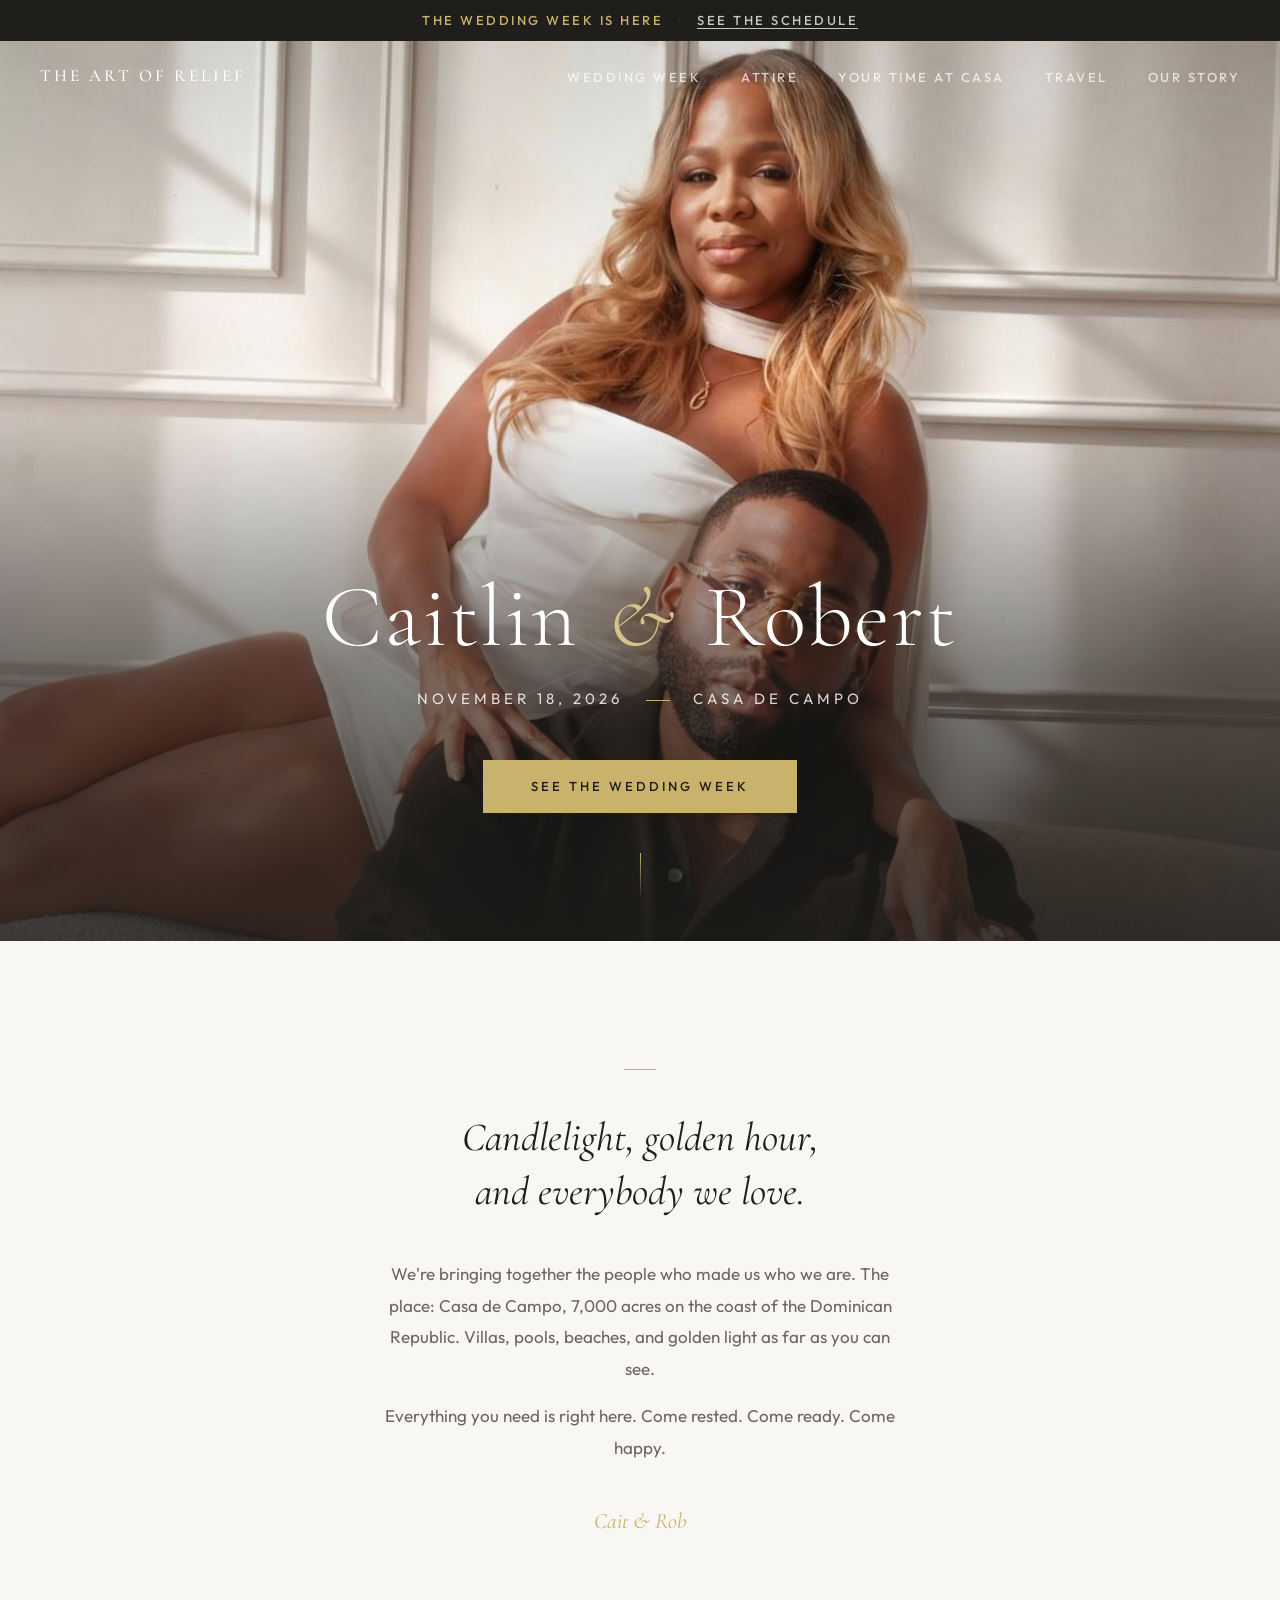
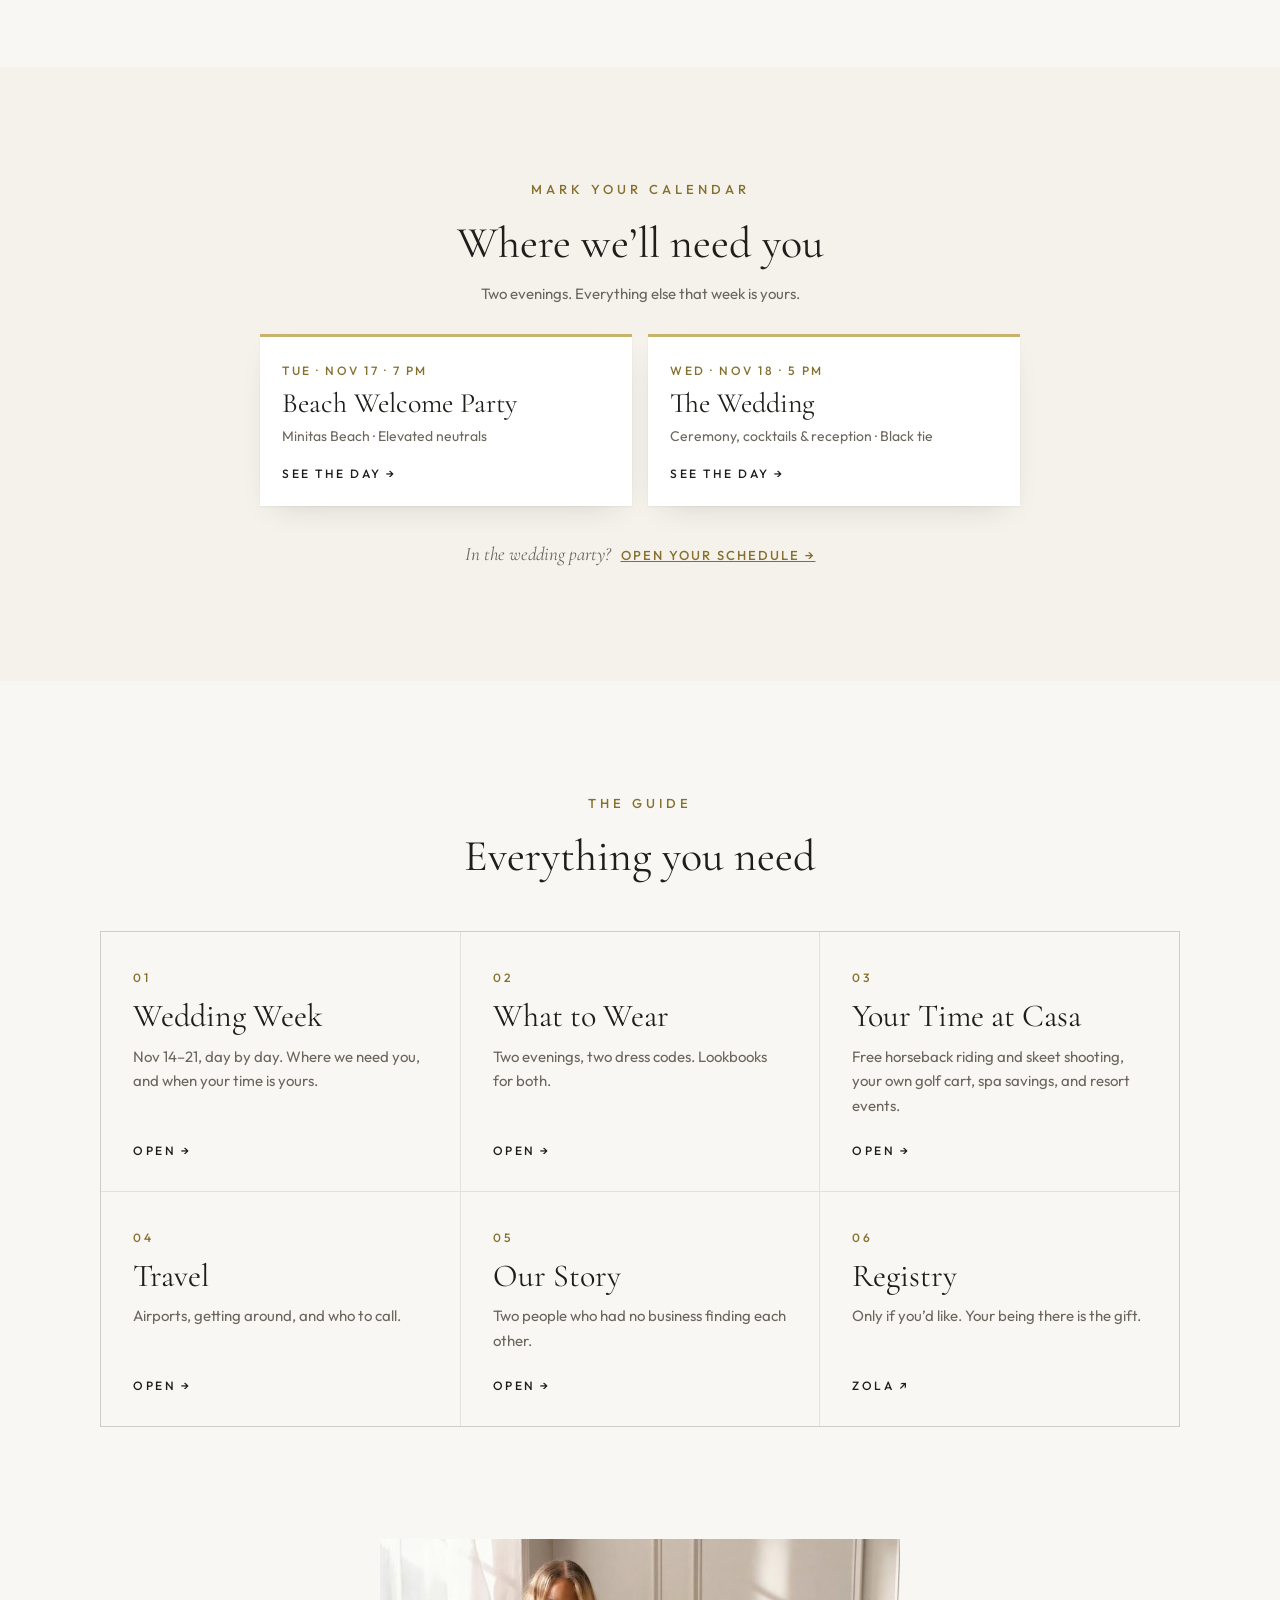
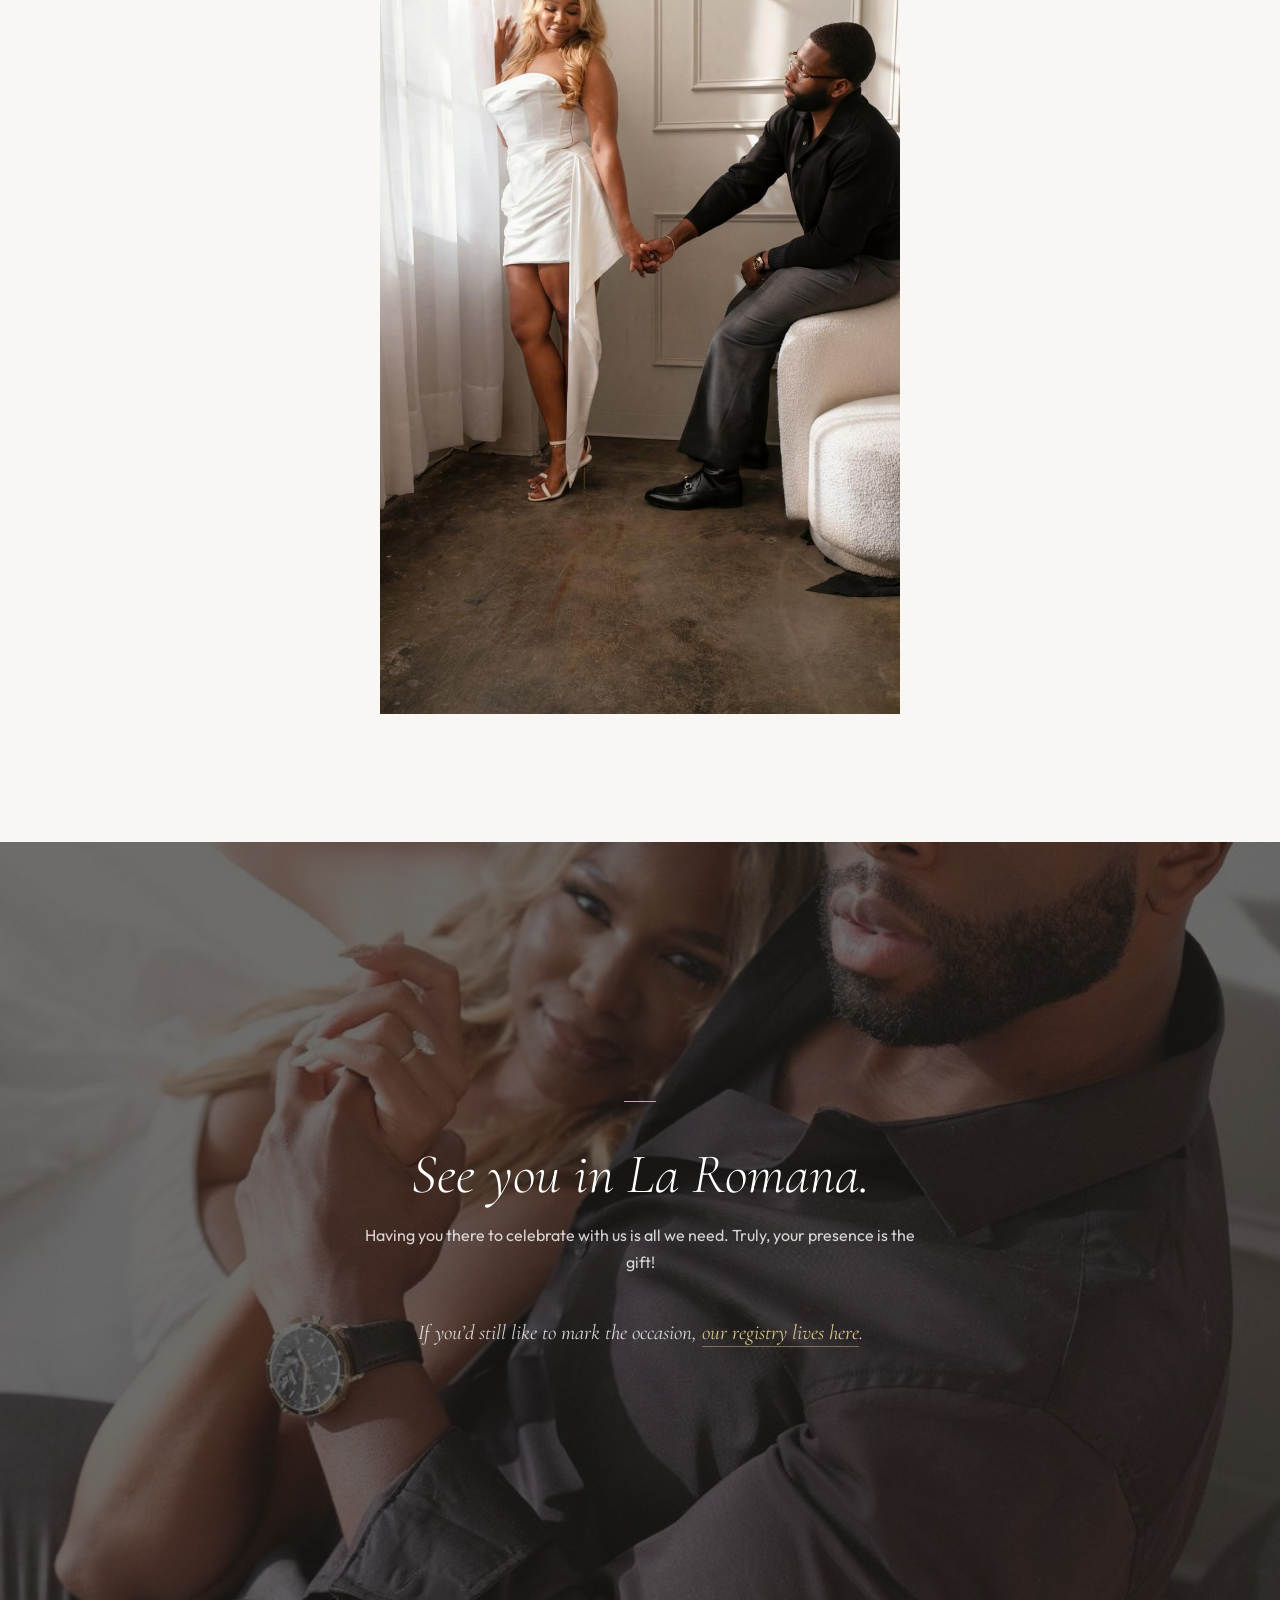
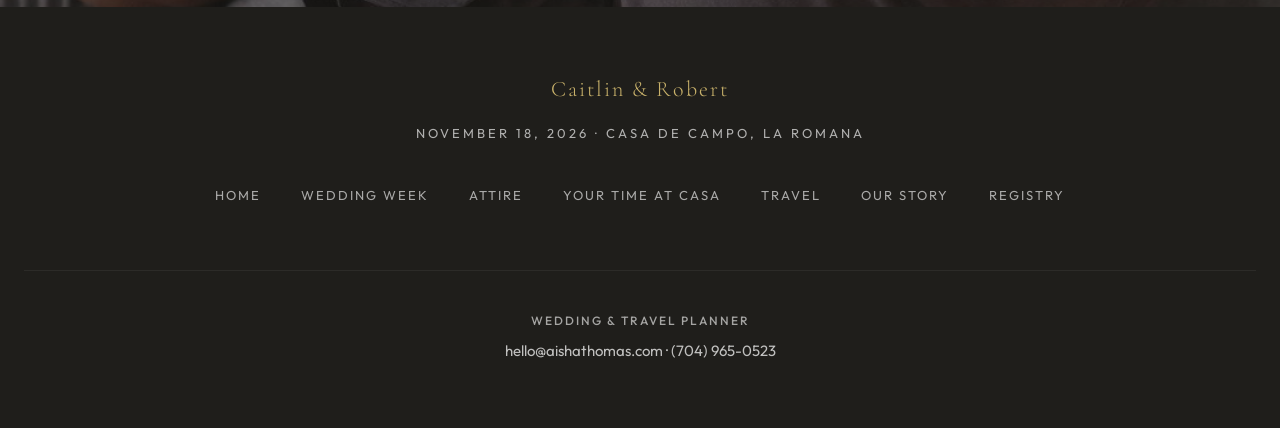
<file: index.html>
<!DOCTYPE html>
<html lang="en">
<head>
<meta charset="UTF-8">
<meta name="viewport" content="width=device-width, initial-scale=1.0">
<title>The Art of Relief · Caitlin &amp; Robert</title>
<link rel="preconnect" href="https://fonts.googleapis.com">
<link href="https://fonts.googleapis.com/css2?family=Cormorant+Garamond:ital,wght@0,300;0,400;0,500;0,600;1,300;1,400;1,500&family=Outfit:wght@300;400;500;600&display=swap" rel="stylesheet">
<link rel="stylesheet" href="style.css">
</head>
<body>
<div class="tb"><span class="tb-hide tb-k">The Wedding Week Is Here</span><span class="tb-hide tb-dot">&middot;</span><a href="week.html"><span class="tb-mob">Wedding Week: </span>See the Schedule</a></div>
<nav class="nav" id="nav">
  <a href="index.html" class="nav-logo">The Art of Relief</a>
  <ul class="nav-links"><li><a href="week.html">Wedding Week</a></li><li><a href="attire.html">Attire</a></li><li><a href="casa.html">Your Time at Casa</a></li><li><a href="travel.html">Travel</a></li><li><a href="story.html">Our Story</a></li></ul>
  <button class="ham" id="ham" aria-label="Menu"><span></span><span></span><span></span></button>
</nav>
<div class="mm" id="mm"><button class="mc" id="mc" aria-label="Close menu">&times;</button>
<a href="index.html">Home</a>
<a href="week.html">Wedding Week</a>
<a href="attire.html">Attire</a>
<a href="casa.html">Your Time at Casa</a>
<a href="travel.html">Travel</a>
<a href="story.html">Our Story</a>
</div>
<section class="hero">
  <div class="hero-img"><img src="images/01_hero.jpg" alt="Caitlin and Robert"><div class="hero-ov"></div></div>
  <div class="hero-c">
    <h1 class="hero-n">Caitlin <span class="hero-a">&amp;</span> Robert</h1>
    <p class="hero-d" style="margin-bottom:48px">November 18, 2026 <span class="hero-dv"></span> Casa de Campo</p>
    <a href="week.html" class="hero-btn">See the Wedding Week</a>
  </div>
  <div class="hero-sc"><div class="hero-sl"></div></div>
</section>

<section class="intro">
  <div class="intro-o rv"></div>
  <h2 class="intro-h rv">Candlelight, golden hour,<br>and everybody we love.</h2>
  <p class="intro-p rv d1">We&#x27;re bringing together the people who made us who we are. The place: Casa de Campo, 7,000 acres on the coast of the Dominican Republic. Villas, pools, beaches, and golden light as far as you can see.</p>
  <p class="intro-p rv d2">Everything you need is right here. Come rested. Come ready. Come happy.</p>
  <p class="intro-s rv d3">Cait &amp; Rob</p>
</section>

<section class="home-must"><div class="dir-in">
  <div class="sl rv" style="color:var(--gold-deep)">Mark Your Calendar</div>
  <h2 class="shd rv d1" style="margin-bottom:12px">Where we&rsquo;ll need you</h2>
  <p class="wk-sub rv d2">Two evenings. Everything else that week is yours.</p>
  <div class="wk-mg home-mg rv">
    <a class="wk-mc" href="week.html#d17"><span class="wk-mc-d">Tue &middot; Nov 17 &middot; 7 PM</span><span class="wk-mc-n">Beach Welcome Party</span><span class="wk-mc-s">Minitas Beach &middot; Elevated neutrals</span><span class="wk-mc-go">See the day &rarr;</span></a>
    <a class="wk-mc" href="week.html#d18"><span class="wk-mc-d">Wed &middot; Nov 18 &middot; 5 PM</span><span class="wk-mc-n">The Wedding</span><span class="wk-mc-s">Ceremony, cocktails &amp; reception &middot; Black tie</span><span class="wk-mc-go">See the day &rarr;</span></a>
  </div>
  <p class="home-party rv">In the wedding party? <a href="week.html?party">Open your schedule &rarr;</a></p>
</div></section>

<section class="dir"><div class="dir-in"><div class="sl rv" style="color:var(--gold-deep)">The Guide</div><h2 class="shd rv d1" style="margin-bottom:48px">Everything you need</h2><div class="dir-g rv"><a class="dir-c" href="week.html"><span class="dir-n">01</span><span class="dir-t">Wedding Week</span><span class="dir-d">Nov 14&ndash;21, day by day. Where we need you, and when your time is yours.</span><span class="dir-go">Open &rarr;</span></a><a class="dir-c" href="attire.html"><span class="dir-n">02</span><span class="dir-t">What to Wear</span><span class="dir-d">Two evenings, two dress codes. Lookbooks for both.</span><span class="dir-go">Open &rarr;</span></a><a class="dir-c" href="casa.html"><span class="dir-n">03</span><span class="dir-t">Your Time at Casa</span><span class="dir-d">Free horseback riding and skeet shooting, your own golf cart, spa savings, and resort events.</span><span class="dir-go">Open &rarr;</span></a><a class="dir-c" href="travel.html"><span class="dir-n">04</span><span class="dir-t">Travel</span><span class="dir-d">Airports, getting around, and who to call.</span><span class="dir-go">Open &rarr;</span></a><a class="dir-c" href="story.html"><span class="dir-n">05</span><span class="dir-t">Our Story</span><span class="dir-d">Two people who had no business finding each other.</span><span class="dir-go">Open &rarr;</span></a><a class="dir-c" href="https://www.zola.com/wedding/theartofrelief/registry" target="_blank" rel="noopener"><span class="dir-n">06</span><span class="dir-t">Registry</span><span class="dir-d">Only if you&rsquo;d like. Your being there is the gift.</span><span class="dir-go">Zola &nearr;</span></a></div></div></section>

<section class="pb"><div class="pb-in rv"><img src="images/02_intro.jpg" alt="Hand in hand"></div></section>

<section class="rsvp" id="rsvp">
  <div class="rsvp-bg"><img src="images/09_rsvp.jpg" alt="Caitlin and Robert"><div class="rsvp-ov"></div></div>
  <div class="rsvp-c">
    <div class="rsvp-o rv"></div>
    <h2 class="rsvp-h rv d1">See you in La Romana.</h2>
    <p class="rsvp-s rv d2">Having you there to celebrate with us is all we need. Truly, your presence is the gift!</p>
    <p class="gift rv d3">If you&rsquo;d still like to mark the occasion, <a href="https://www.zola.com/wedding/theartofrelief/registry" target="_blank" rel="noopener">our registry lives here</a>.</p>
  </div>
</section>

<footer class="ft">
  <div class="ft-n">Caitlin &amp; Robert</div>
  <div class="ft-d">November 18, 2026 &middot; Casa de Campo, La Romana</div>
  <div class="ft-l"><a href="index.html">Home</a><a href="week.html">Wedding Week</a><a href="attire.html">Attire</a><a href="casa.html">Your Time at Casa</a><a href="travel.html">Travel</a><a href="story.html">Our Story</a><a href="https://www.zola.com/wedding/theartofrelief/registry" target="_blank" rel="noopener">Registry</a></div>
  <div class="ft-p"><div class="ft-pl">Wedding &amp; Travel Planner</div><div class="ft-pi"><a href="mailto:hello@aishathomas.com">hello@aishathomas.com</a> &middot; <a href="tel:+17049650523">(704) 965-0523</a></div></div>
</footer>
<script src="site.js"></script>
</body>
</html>
</file>
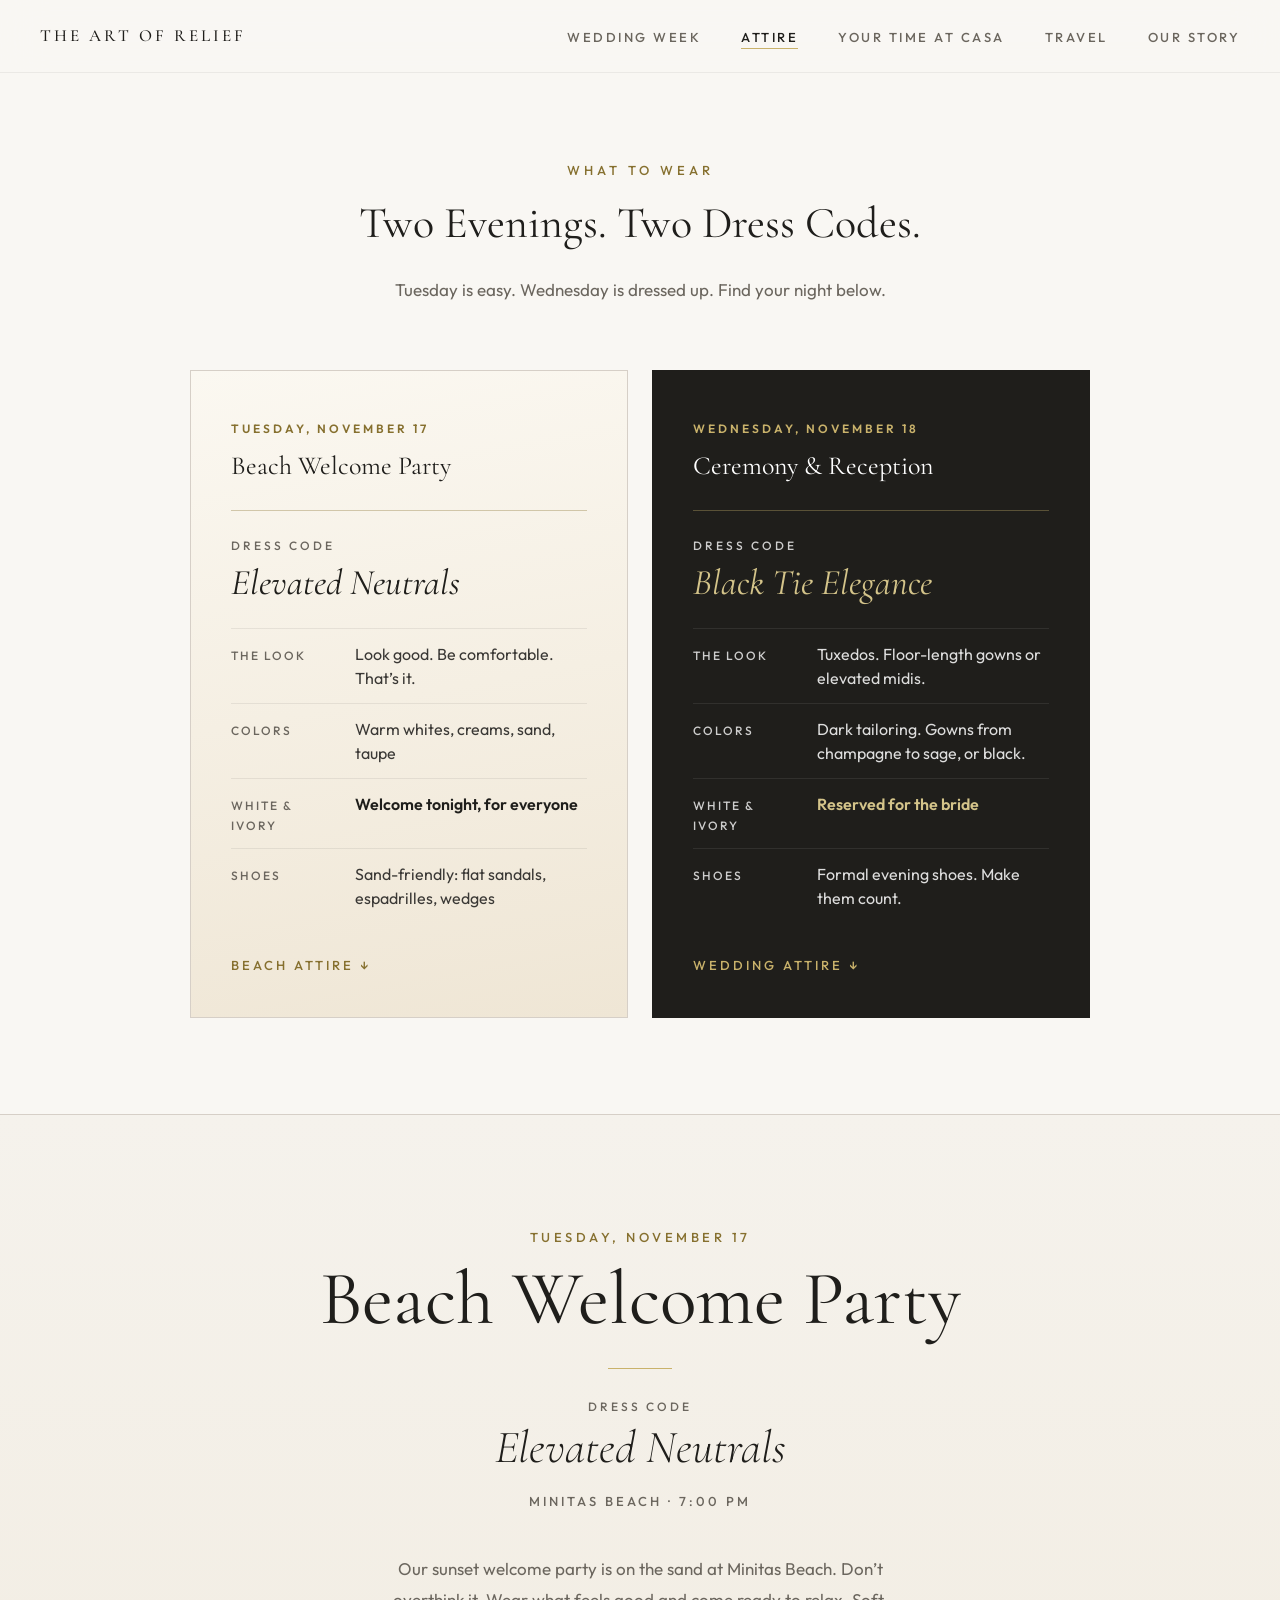
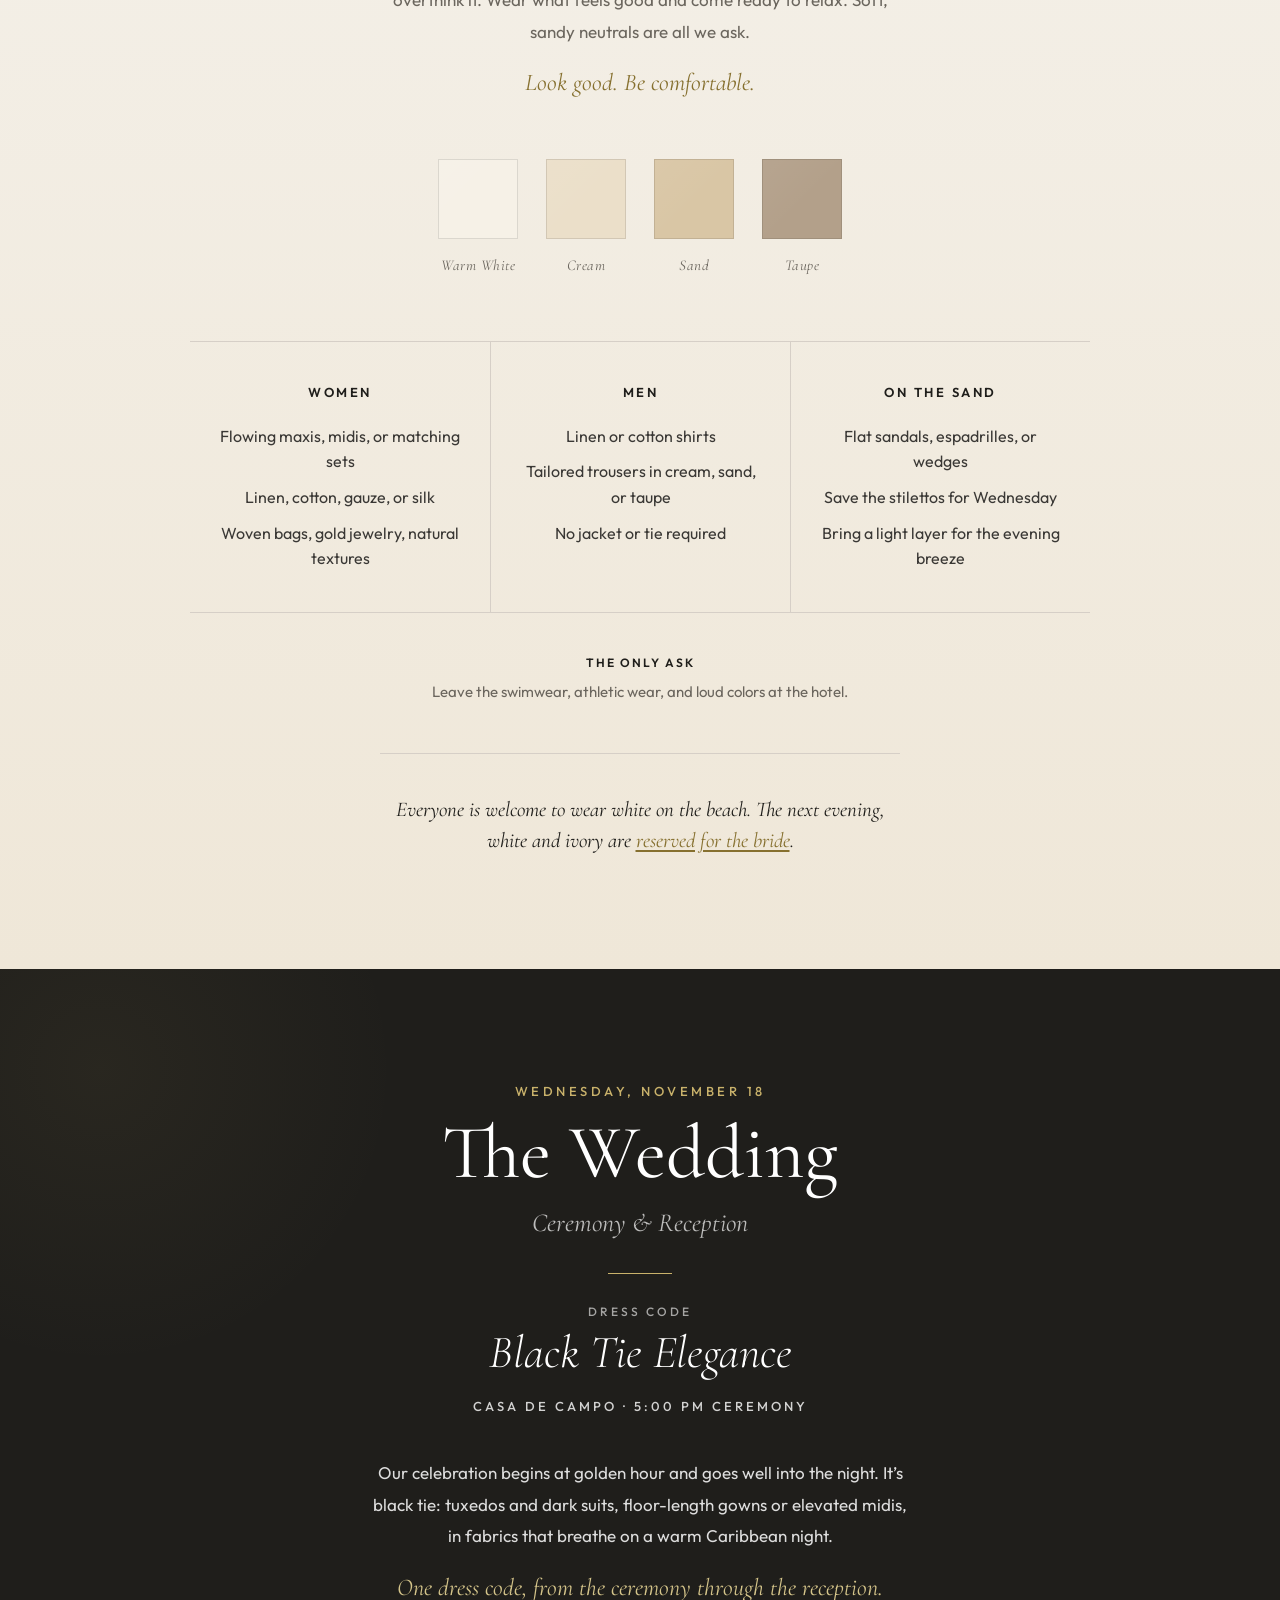
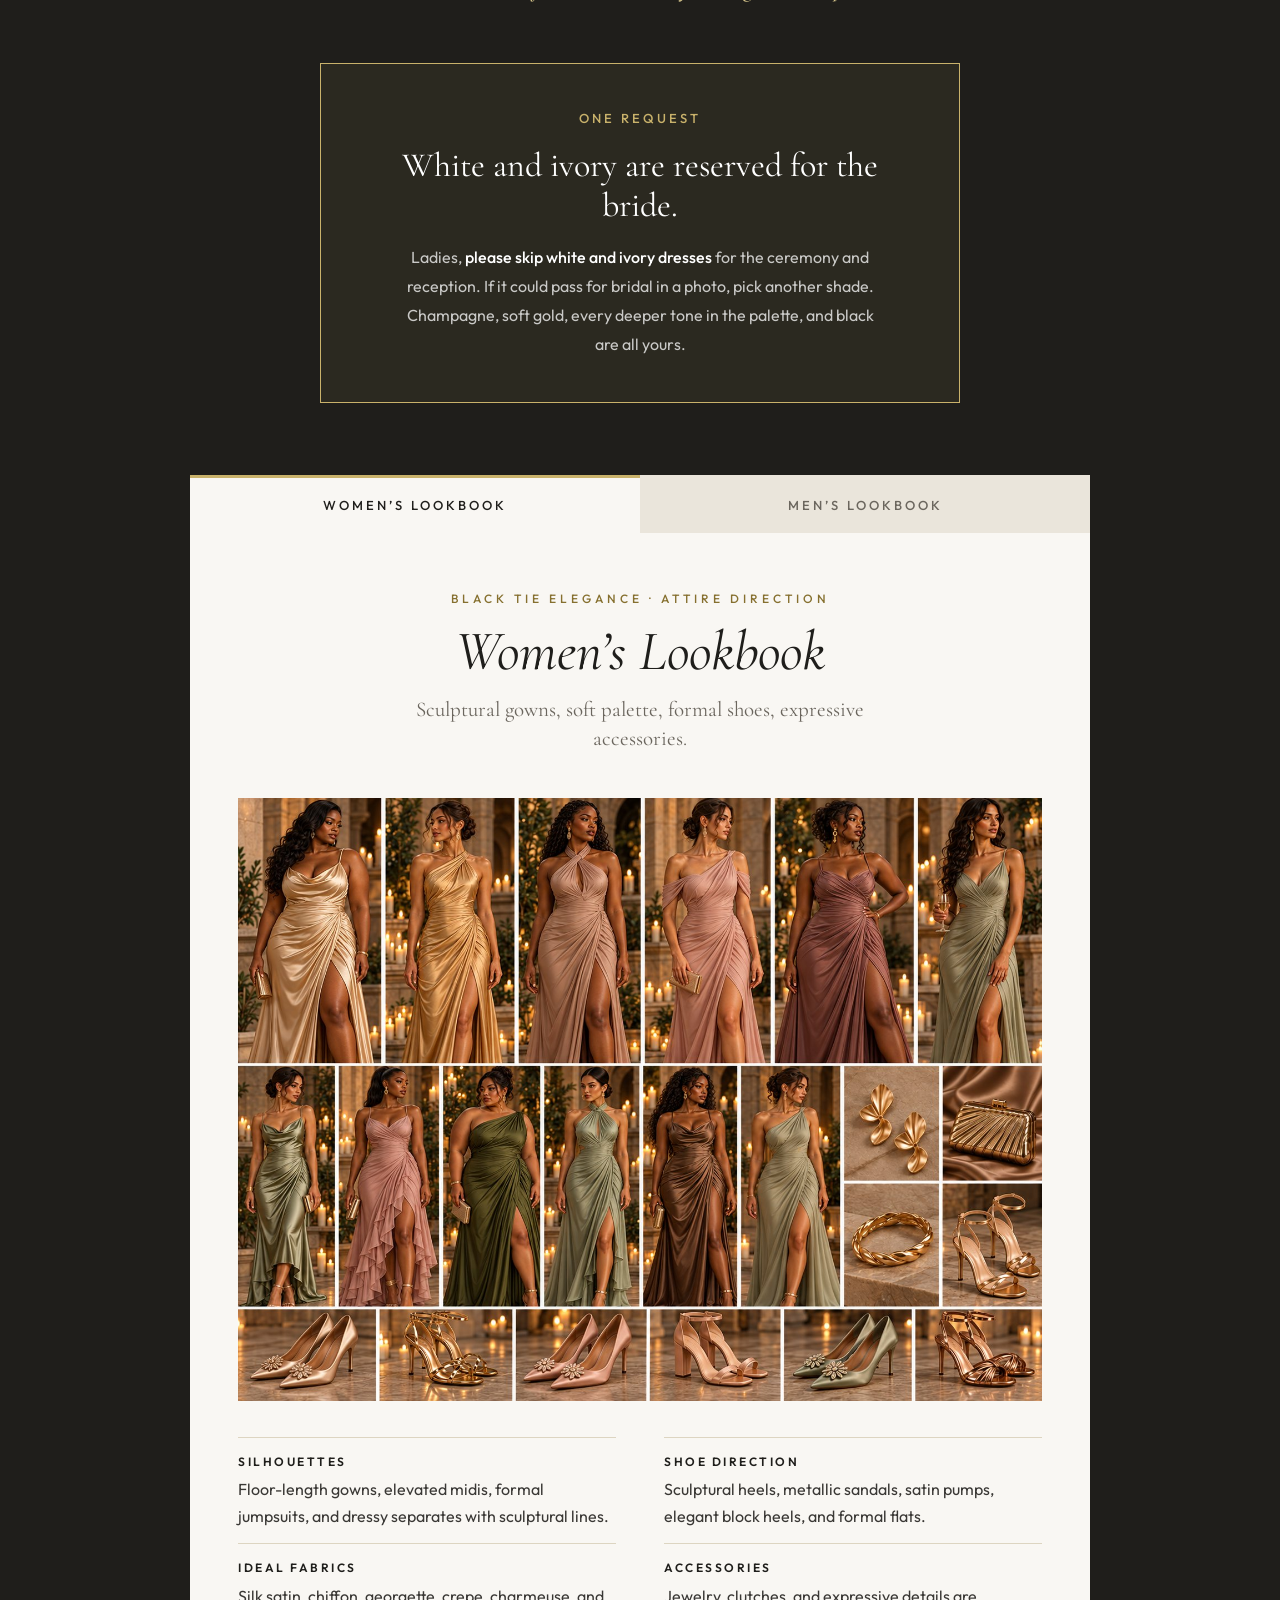
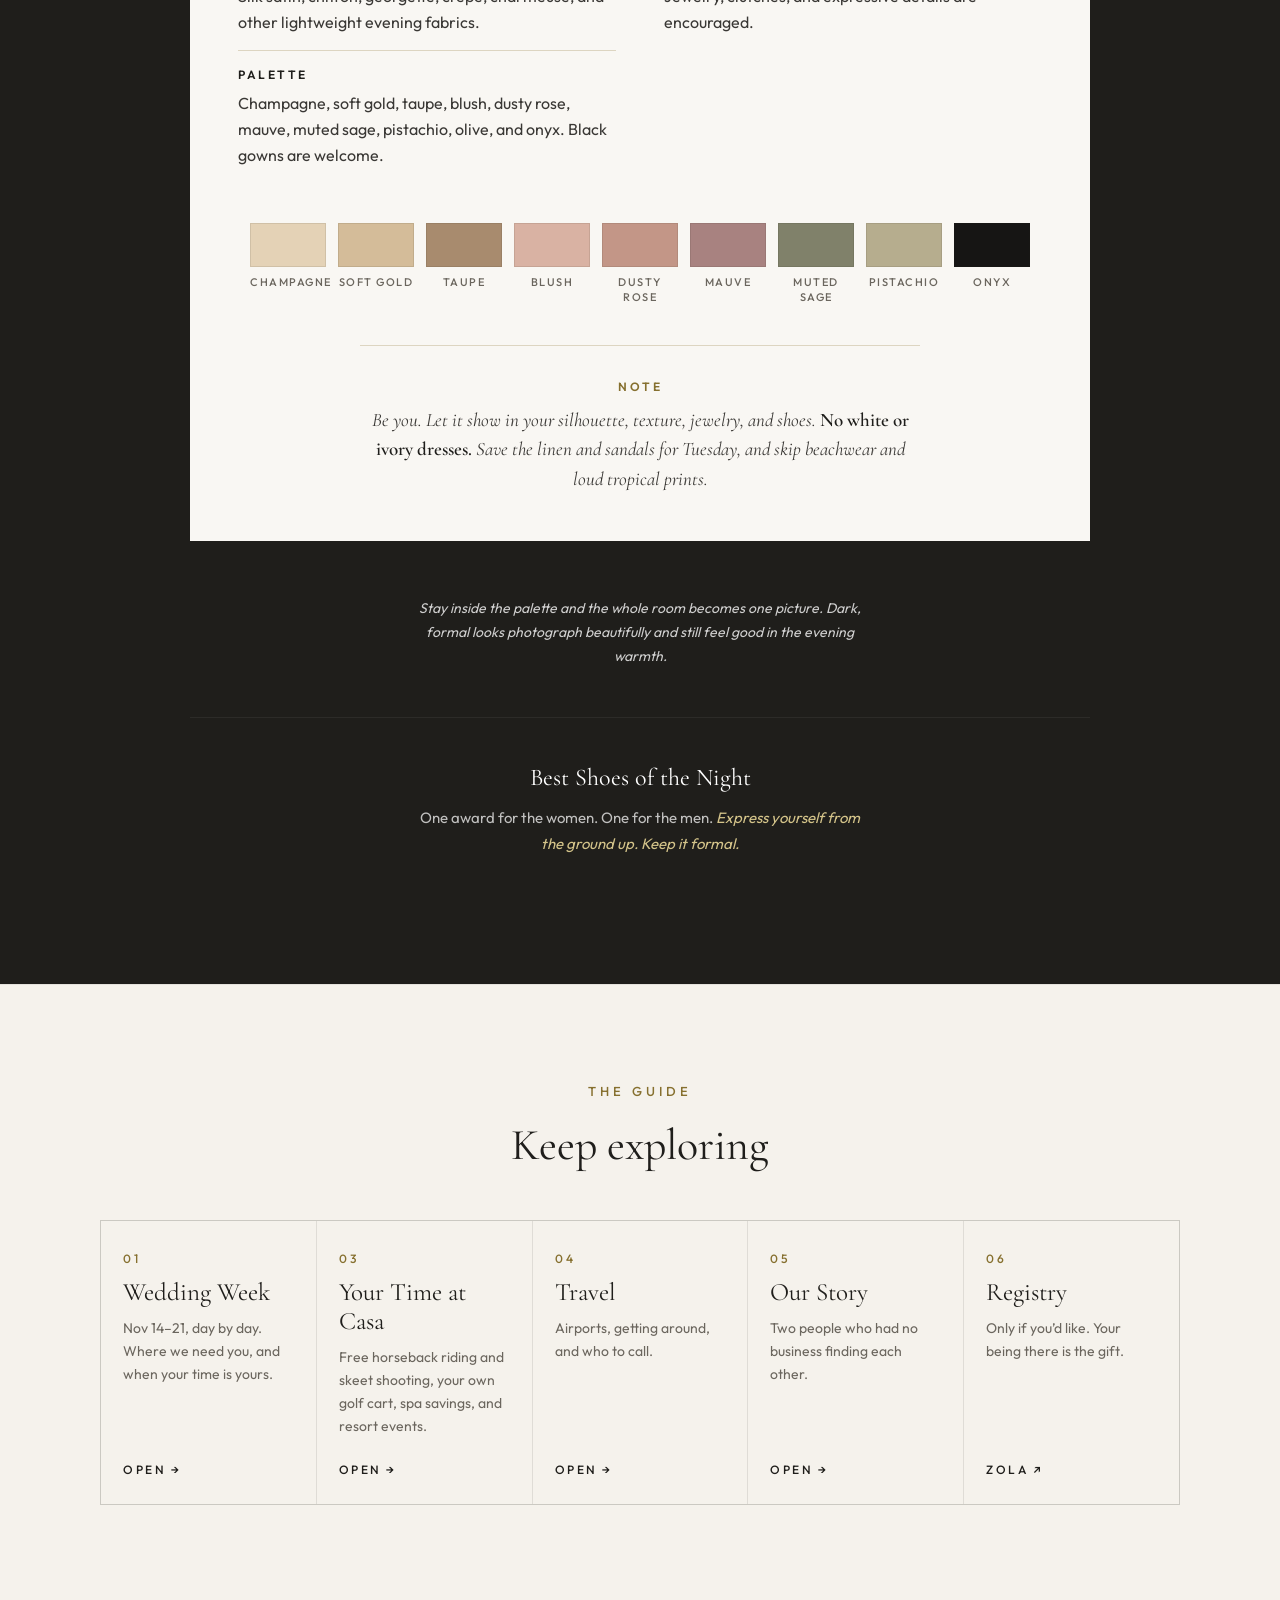
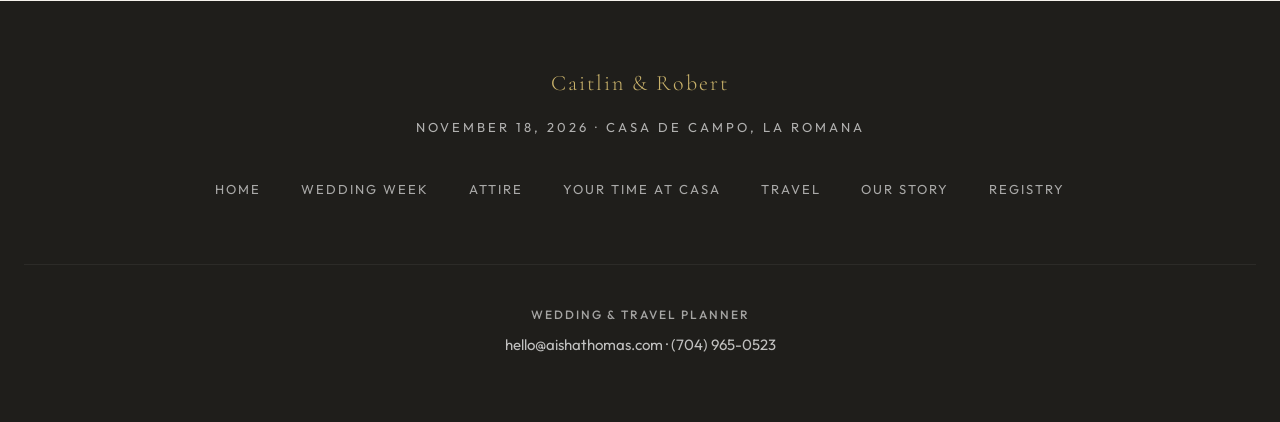
<file: attire.html>
<!DOCTYPE html>
<html lang="en">
<head>
<meta charset="UTF-8">
<meta name="viewport" content="width=device-width, initial-scale=1.0">
<title>What to Wear · The Art of Relief</title>
<link rel="preconnect" href="https://fonts.googleapis.com">
<link href="https://fonts.googleapis.com/css2?family=Cormorant+Garamond:ital,wght@0,300;0,400;0,500;0,600;1,300;1,400;1,500&family=Outfit:wght@300;400;500;600&display=swap" rel="stylesheet">
<link rel="stylesheet" href="style.css">
</head>
<body class="sub">
<nav class="nav" id="nav">
  <a href="index.html" class="nav-logo">The Art of Relief</a>
  <ul class="nav-links"><li><a href="week.html">Wedding Week</a></li><li><a href="attire.html" aria-current="page">Attire</a></li><li><a href="casa.html">Your Time at Casa</a></li><li><a href="travel.html">Travel</a></li><li><a href="story.html">Our Story</a></li></ul>
  <button class="ham" id="ham" aria-label="Menu"><span></span><span></span><span></span></button>
</nav>
<div class="mm" id="mm"><button class="mc" id="mc" aria-label="Close menu">&times;</button>
<a href="index.html">Home</a>
<a href="week.html">Wedding Week</a>
<a href="attire.html" aria-current="page">Attire</a>
<a href="casa.html">Your Time at Casa</a>
<a href="travel.html">Travel</a>
<a href="story.html">Our Story</a>
</div>
<section class="wt" id="attire">
  <div class="wt-in">
    <div class="sl rv">What to Wear</div>
    <h1 class="shd rv d1" style="margin-bottom:24px">Two Evenings. Two Dress Codes.</h1>
    <p class="wt-lede rv d2">Tuesday is easy. Wednesday is dressed up. Find your night below.</p>
    <div class="gl rv">
      <a class="gl-c gl-beach" href="#attire-beach">
        <div class="gl-n">Tuesday, November 17</div>
        <div class="gl-e">Beach Welcome Party</div>
        <div class="gl-code"><small>Dress Code</small>Elevated Neutrals</div>
        <dl>
          <div class="gl-r"><dt>The Look</dt><dd>Look good. Be comfortable. That&rsquo;s it.</dd></div>
          <div class="gl-r"><dt>Colors</dt><dd>Warm whites, creams, sand, taupe</dd></div>
          <div class="gl-r"><dt>White &amp; Ivory</dt><dd><strong>Welcome tonight, for everyone</strong></dd></div>
          <div class="gl-r"><dt>Shoes</dt><dd>Sand-friendly: flat sandals, espadrilles, wedges</dd></div>
        </dl>
        <div class="gl-go">Beach Attire &darr;</div>
      </a>
      <a class="gl-c gl-wed" href="#attire-wedding">
        <div class="gl-n">Wednesday, November 18</div>
        <div class="gl-e">Ceremony &amp; Reception</div>
        <div class="gl-code"><small>Dress Code</small>Black Tie Elegance</div>
        <dl>
          <div class="gl-r"><dt>The Look</dt><dd>Tuxedos. Floor-length gowns or elevated midis.</dd></div>
          <div class="gl-r"><dt>Colors</dt><dd>Dark tailoring. Gowns from champagne to sage, or black.</dd></div>
          <div class="gl-r"><dt>White &amp; Ivory</dt><dd><strong>Reserved for the bride</strong></dd></div>
          <div class="gl-r"><dt>Shoes</dt><dd>Formal evening shoes. Make them count.</dd></div>
        </dl>
        <div class="gl-go">Wedding Attire &darr;</div>
      </a>
    </div>
  </div>
</section>

<section class="bw" id="attire-beach">
  <div class="bw-in">
    <div class="pn-ev rv"><small>Tuesday, November 17</small><b>Beach Welcome Party</b></div>
    <div class="pn-dc rv">Dress Code</div>
    <h3 class="pn-code rv d1">Elevated Neutrals</h3>
    <div class="pn-w rv d1">Minitas Beach &middot; 7:00 PM</div>
    <p class="pn-d rv d2">Our sunset welcome party is on the sand at Minitas Beach. Don&rsquo;t overthink it. Wear what feels good and come ready to relax. Soft, sandy neutrals are all we ask.</p>
    <p class="pn-tag rv d2">Look good. Be comfortable.</p>
    <div class="pal-row rv">
      <div class="pal-item"><div class="pal-swatch" style="background:#F6F1E7"></div><div class="pal-name">Warm White</div></div>
      <div class="pal-item"><div class="pal-swatch" style="background:#EBDFC9"></div><div class="pal-name">Cream</div></div>
      <div class="pal-item"><div class="pal-swatch" style="background:#D9C6A5"></div><div class="pal-name">Sand</div></div>
      <div class="pal-item"><div class="pal-swatch" style="background:#B3A08A"></div><div class="pal-name">Taupe</div></div>
    </div>
    <div class="cg rv">
      <div class="cg-c"><h4>Women</h4><p>Flowing maxis, midis, or matching sets</p><p>Linen, cotton, gauze, or silk</p><p>Woven bags, gold jewelry, natural textures</p></div>
      <div class="cg-c"><h4>Men</h4><p>Linen or cotton shirts</p><p>Tailored trousers in cream, sand, or taupe</p><p>No jacket or tie required</p></div>
      <div class="cg-c"><h4>On the Sand</h4><p>Flat sandals, espadrilles, or wedges</p><p>Save the stilettos for Wednesday</p><p>Bring a light layer for the evening breeze</p></div>
    </div>
    <p class="pn-avoid rv"><b>The Only Ask</b>Leave the swimwear, athletic wear, and loud colors at the hotel.</p>
    <p class="pn-x rv">Everyone is welcome to wear white on the beach. The next evening, white and ivory are <a href="#attire-wedding">reserved for the bride</a>.</p>
  </div>
</section>

<section class="wd" id="attire-wedding">
  <div class="wd-in">
    <div class="pn-ev rv"><small>Wednesday, November 18</small><b>The Wedding</b><span>Ceremony &amp; Reception</span></div>
    <div class="pn-dc rv">Dress Code</div>
    <h3 class="pn-code rv d1">Black Tie Elegance</h3>
    <div class="pn-w rv d1">Casa de Campo &middot; 5:00 PM Ceremony</div>
    <p class="pn-d rv d2">Our celebration begins at golden hour and goes well into the night. It&rsquo;s black tie: tuxedos and dark suits, floor-length gowns or elevated midis, in fabrics that breathe on a warm Caribbean night.</p>
    <p class="pn-tag rv d2">One dress code, from the ceremony through the reception.</p>
    <div class="wr rv">
      <div class="wr-l">One Request</div>
      <h4 class="wr-h">White and ivory are reserved for the bride.</h4>
      <p>Ladies, <strong>please skip white and ivory dresses</strong> for the ceremony and reception. If it could pass for bridal in a photo, pick another shade. Champagne, soft gold, every deeper tone in the palette, and black are all yours.</p>
    </div>
    <div class="lb rv">
      <div class="lb-tabs" role="tablist" aria-label="Wedding lookbooks">
        <button class="lb-tab" role="tab" id="lbt-w" aria-controls="lb-w" aria-selected="true">Women&rsquo;s Lookbook</button>
        <button class="lb-tab" role="tab" id="lbt-m" aria-controls="lb-m" aria-selected="false">Men&rsquo;s Lookbook</button>
      </div>
      <div class="lb-p" id="lb-w" role="tabpanel" aria-labelledby="lbt-w">
        <div class="lb-k">Black Tie Elegance &middot; Attire Direction</div>
        <h4 class="lb-t">Women&rsquo;s Lookbook</h4>
        <p class="lb-s">Sculptural gowns, soft palette, formal shoes, expressive accessories.</p>
        <div class="lb-g">
          <dl class="lb-rows">
            <div class="lb-r"><dt>Silhouettes</dt><dd>Floor-length gowns, elevated midis, formal jumpsuits, and dressy separates with sculptural lines.</dd></div>
            <div class="lb-r"><dt>Ideal Fabrics</dt><dd>Silk satin, chiffon, georgette, crepe, charmeuse, and other lightweight evening fabrics.</dd></div>
            <div class="lb-r"><dt>Palette</dt><dd>Champagne, soft gold, taupe, blush, dusty rose, mauve, muted sage, pistachio, olive, and onyx. Black gowns are welcome.</dd></div>
            <div class="lb-r"><dt>Shoe Direction</dt><dd>Sculptural heels, metallic sandals, satin pumps, elegant block heels, and formal flats.</dd></div>
            <div class="lb-r"><dt>Accessories</dt><dd>Jewelry, clutches, and expressive details are encouraged.</dd></div>
          </dl>
          <div class="lb-img"><img src="images/12_lookbook_women.jpg" alt="Women&rsquo;s inspiration: draped floor-length gowns in champagne, soft gold, taupe, blush, mauve, sage, olive, and bronze, with gold jewelry, a gold clutch, and formal heels" loading="lazy" width="1448" height="1086"></div>
        </div>
        <div class="lb-sw" aria-label="Women&rsquo;s palette">
          <div><i style="background:#E4D2B6"></i>Champagne</div>
          <div><i style="background:#D4BC99"></i>Soft Gold</div>
          <div><i style="background:#A88B6E"></i>Taupe</div>
          <div><i style="background:#D9B2A3"></i>Blush</div>
          <div><i style="background:#C39687"></i>Dusty Rose</div>
          <div><i style="background:#A88280"></i>Mauve</div>
          <div><i style="background:#80816A"></i>Muted Sage</div>
          <div><i style="background:#B6AD8E"></i>Pistachio</div>
          <div><i style="background:#161514"></i>Onyx</div>
        </div>
        <p class="lb-note"><b>Note</b>Be you. Let it show in your silhouette, texture, jewelry, and shoes. <strong>No white or ivory dresses.</strong> Save the linen and sandals for Tuesday, and skip beachwear and loud tropical prints.</p>
      </div>
      <div class="lb-p" id="lb-m" role="tabpanel" aria-labelledby="lbt-m">
        <div class="lb-k">Black Tie Elegance &middot; Attire Direction</div>
        <h4 class="lb-t">Men&rsquo;s Lookbook</h4>
        <p class="lb-s">Dark tailoring, breathable formal fabrics, polished footwear, restrained accessories.</p>
        <div class="lb-g">
          <dl class="lb-rows">
            <div class="lb-r"><dt>Silhouettes</dt><dd>Black or midnight navy tuxedos, deep charcoal formal suits, dinner jackets, and sharply tailored evening separates.</dd></div>
            <div class="lb-r"><dt>Ideal Fabrics</dt><dd>Tropical wool, high-twist wool, wool-silk blends, lightweight mohair blends, and other breathable formal fabrics.</dd></div>
            <div class="lb-r"><dt>Color Direction</dt><dd>Black, midnight navy, or deep charcoal with a crisp white dress shirt, and subtle accents of champagne or muted sage.</dd></div>
            <div class="lb-r"><dt>Shoe Direction</dt><dd>Patent oxfords, polished loafers, velvet slippers, sleek monk straps, and other formal evening shoes.</dd></div>
            <div class="lb-r"><dt>Accessories</dt><dd>Black bow ties, pocket squares, cufflinks, dress watches, and restrained finishing details are encouraged.</dd></div>
          </dl>
          <div class="lb-img"><img src="images/13_lookbook_men.jpg" alt="Men&rsquo;s inspiration: black, midnight navy, and charcoal tuxedos with bow ties, patent oxfords, velvet loafers, cufflinks, dress watches, and champagne and sage pocket squares" loading="lazy" width="1448" height="1086"></div>
        </div>
        <div class="lb-sw" aria-label="Men&rsquo;s palette">
          <div><i style="background:#10100E"></i>Black</div>
          <div><i style="background:#1E2331"></i>Midnight Navy</div>
          <div><i style="background:#393938"></i>Deep Charcoal</div>
          <div><i style="background:#D4BEA2"></i>Champagne</div>
          <div><i style="background:#8A8873"></i>Muted Sage</div>
        </div>
        <p class="lb-note"><b>Note</b>Be you. Let it show in your tailoring, texture, accessories, and shoes. Save the linen for Tuesday, and skip tan or beige suits, sneakers, brown shoes, and sandals.</p>
      </div>
    </div>
    <div class="att-note rv">Stay inside the palette and the whole room becomes one picture. Dark, formal looks photograph beautifully and still feel good in the evening warmth.</div>
    <div class="att-shoe rv"><h4>Best Shoes of the Night</h4><p>One award for the women. One for the men. <em>Express yourself from the ground up. Keep it formal.</em></p></div>
  </div>
</section>

<section class="dir dir-sub"><div class="dir-in"><div class="sl rv" style="color:var(--gold-deep)">The Guide</div><h2 class="shd rv d1" style="margin-bottom:48px">Keep exploring</h2><div class="dir-g rv"><a class="dir-c" href="week.html"><span class="dir-n">01</span><span class="dir-t">Wedding Week</span><span class="dir-d">Nov 14&ndash;21, day by day. Where we need you, and when your time is yours.</span><span class="dir-go">Open &rarr;</span></a><a class="dir-c" href="casa.html"><span class="dir-n">03</span><span class="dir-t">Your Time at Casa</span><span class="dir-d">Free horseback riding and skeet shooting, your own golf cart, spa savings, and resort events.</span><span class="dir-go">Open &rarr;</span></a><a class="dir-c" href="travel.html"><span class="dir-n">04</span><span class="dir-t">Travel</span><span class="dir-d">Airports, getting around, and who to call.</span><span class="dir-go">Open &rarr;</span></a><a class="dir-c" href="story.html"><span class="dir-n">05</span><span class="dir-t">Our Story</span><span class="dir-d">Two people who had no business finding each other.</span><span class="dir-go">Open &rarr;</span></a><a class="dir-c" href="https://www.zola.com/wedding/theartofrelief/registry" target="_blank" rel="noopener"><span class="dir-n">06</span><span class="dir-t">Registry</span><span class="dir-d">Only if you&rsquo;d like. Your being there is the gift.</span><span class="dir-go">Zola &nearr;</span></a></div></div></section>

<footer class="ft">
  <div class="ft-n">Caitlin &amp; Robert</div>
  <div class="ft-d">November 18, 2026 &middot; Casa de Campo, La Romana</div>
  <div class="ft-l"><a href="index.html">Home</a><a href="week.html">Wedding Week</a><a href="attire.html">Attire</a><a href="casa.html">Your Time at Casa</a><a href="travel.html">Travel</a><a href="story.html">Our Story</a><a href="https://www.zola.com/wedding/theartofrelief/registry" target="_blank" rel="noopener">Registry</a></div>
  <div class="ft-p"><div class="ft-pl">Wedding &amp; Travel Planner</div><div class="ft-pi"><a href="mailto:hello@aishathomas.com">hello@aishathomas.com</a> &middot; <a href="tel:+17049650523">(704) 965-0523</a></div></div>
</footer>
<script src="site.js"></script>
</body>
</html>
</file>
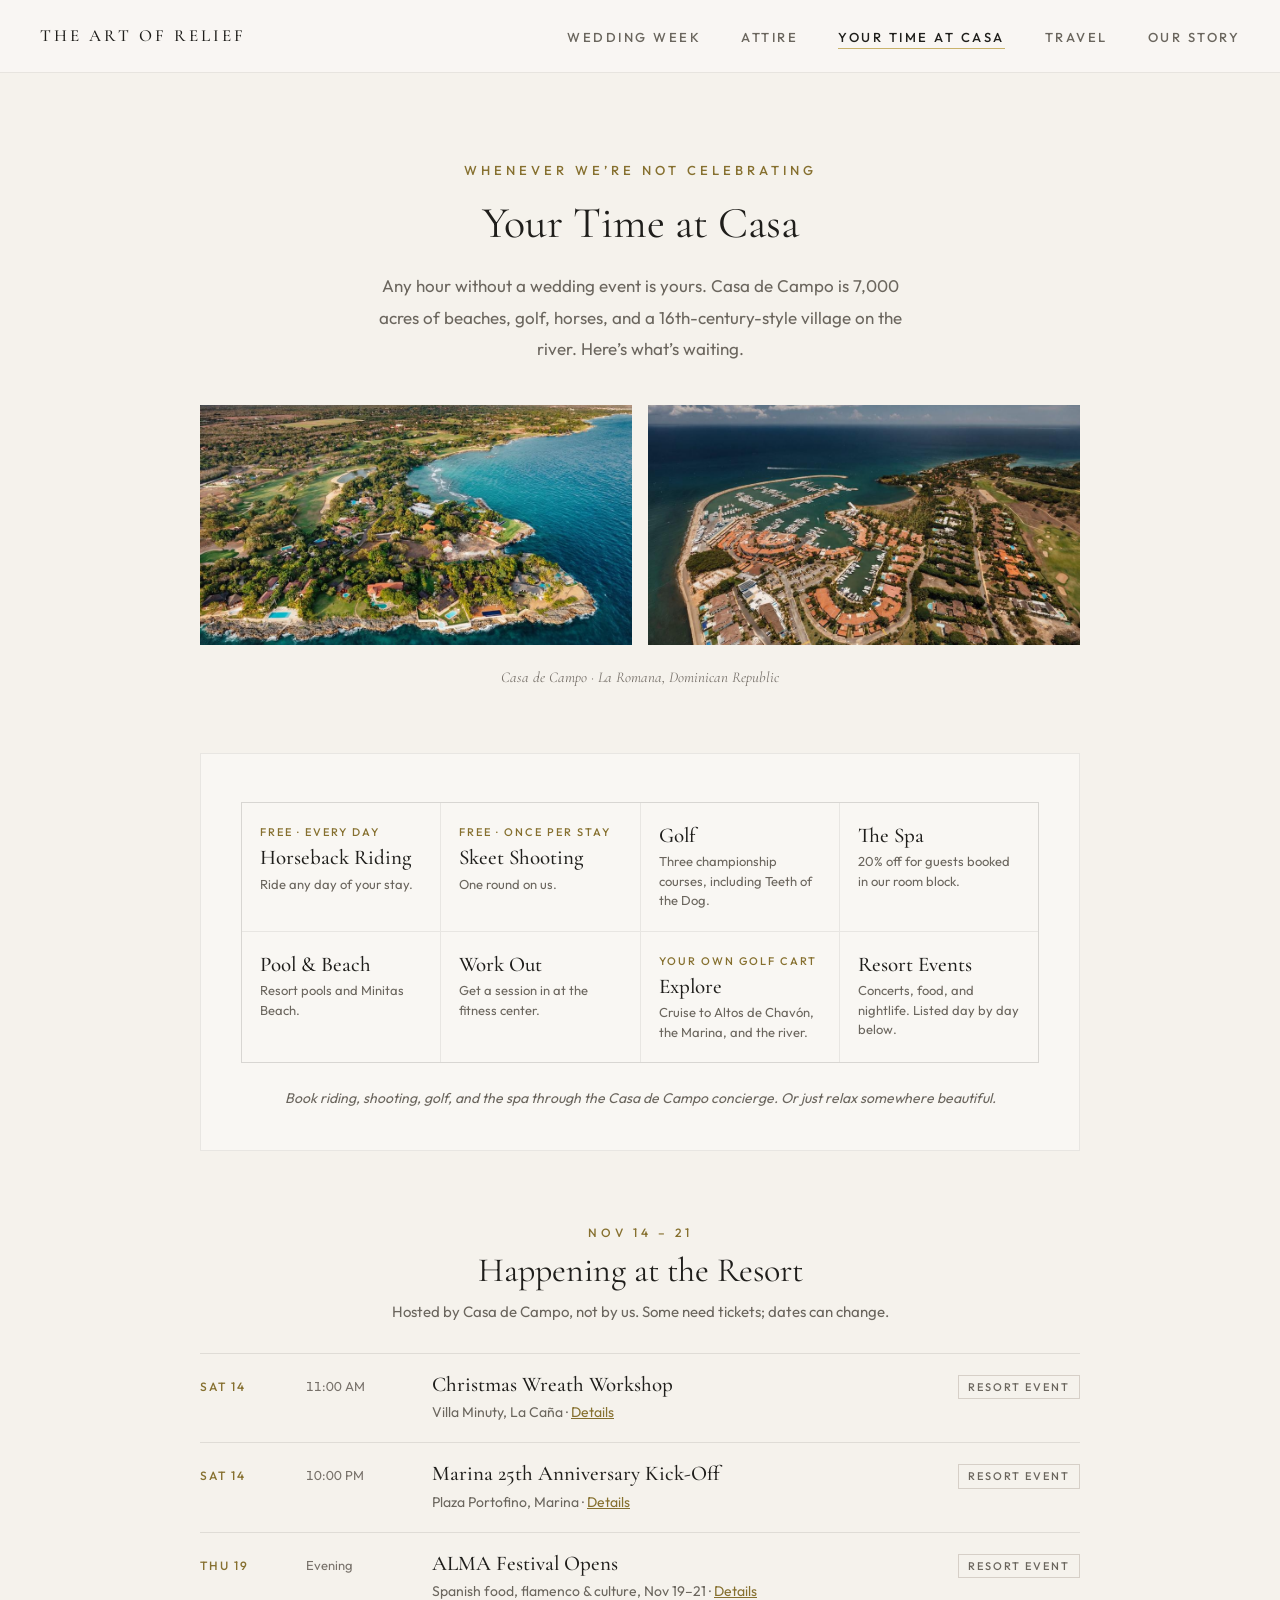
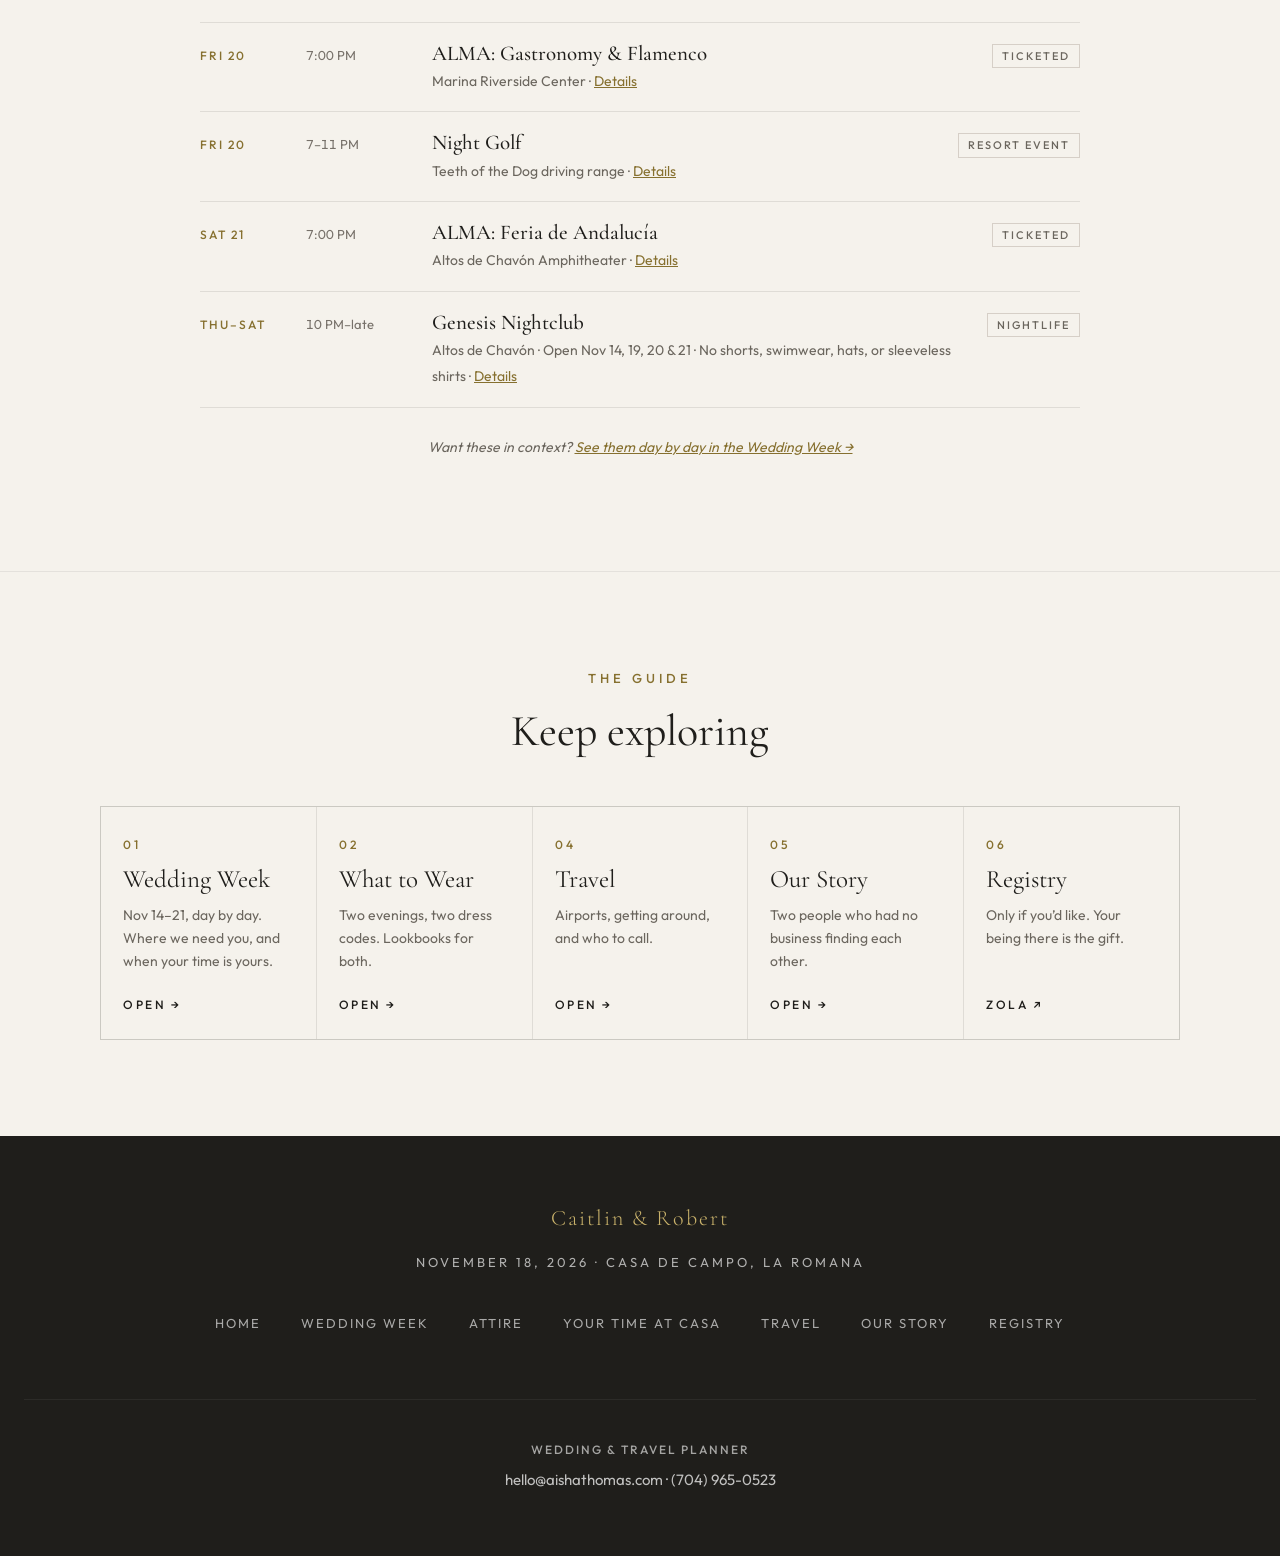
<file: casa.html>
<!DOCTYPE html>
<html lang="en">
<head>
<meta charset="UTF-8">
<meta name="viewport" content="width=device-width, initial-scale=1.0">
<title>Your Time at Casa · The Art of Relief</title>
<link rel="preconnect" href="https://fonts.googleapis.com">
<link href="https://fonts.googleapis.com/css2?family=Cormorant+Garamond:ital,wght@0,300;0,400;0,500;0,600;1,300;1,400;1,500&family=Outfit:wght@300;400;500;600&display=swap" rel="stylesheet">
<link rel="stylesheet" href="style.css">
</head>
<body class="sub">
<nav class="nav" id="nav">
  <a href="index.html" class="nav-logo">The Art of Relief</a>
  <ul class="nav-links"><li><a href="week.html">Wedding Week</a></li><li><a href="attire.html">Attire</a></li><li><a href="casa.html" aria-current="page">Your Time at Casa</a></li><li><a href="travel.html">Travel</a></li><li><a href="story.html">Our Story</a></li></ul>
  <button class="ham" id="ham" aria-label="Menu"><span></span><span></span><span></span></button>
</nav>
<div class="mm" id="mm"><button class="mc" id="mc" aria-label="Close menu">&times;</button>
<a href="index.html">Home</a>
<a href="week.html">Wedding Week</a>
<a href="attire.html">Attire</a>
<a href="casa.html" aria-current="page">Your Time at Casa</a>
<a href="travel.html">Travel</a>
<a href="story.html">Our Story</a>
</div>
<section class="wk casa" id="casa">
  <div class="wk-in">
    <div class="sl" style="color:var(--gold-deep)">Whenever we&rsquo;re not celebrating</div>
    <h1 class="shd" style="margin-bottom:20px">Your Time at Casa</h1>
    <p class="wk-lede">Any hour without a wedding event is yours. Casa de Campo is 7,000 acres of beaches, golf, horses, and a 16th-century-style village on the river. Here&rsquo;s what&rsquo;s waiting.</p>
    <div class="trv-in casa-venue"><div class="venue-strip rv">
      <img src="images/11_venue_coastline.jpg" alt="Casa de Campo coastline">
      <img src="images/10_venue_marina.jpg" alt="Casa de Campo marina">
      <div class="venue-cap">Casa de Campo &middot; La Romana, Dominican Republic</div>
    </div></div>
    <div class="wk-perks rv" id="perks">
            <ul class="wk-pg">
        <li><em>Free &middot; Every day</em><b>Horseback Riding</b><span>Ride any day of your stay.</span></li>
        <li><em>Free &middot; Once per stay</em><b>Skeet Shooting</b><span>One round on us.</span></li>
        <li><b>Golf</b><span>Three championship courses, including Teeth of the Dog.</span></li>
        <li><b>The Spa</b><span>20% off for guests booked in our room block.</span></li>
        <li><b>Pool &amp; Beach</b><span>Resort pools and Minitas Beach.</span></li>
        <li><b>Work Out</b><span>Get a session in at the fitness center.</span></li>
        <li><em>Your own golf cart</em><b>Explore</b><span>Cruise to Altos de Chav&oacute;n, the Marina, and the river.</span></li>
        <li><b>Resort Events</b><span>Concerts, food, and nightlife. Listed day by day below.</span></li>
      </ul>
      <p class="wk-pn">Book riding, shooting, golf, and the spa through the Casa de Campo concierge. Or just relax somewhere beautiful.</p>
    </div>

    <div class="casa-ev">
      <div class="wk-eye">Nov 14 &ndash; 21</div>
      <h3 class="wk-h3">Happening at the Resort</h3>
      <p class="wk-sub">Hosted by Casa de Campo, not by us. Some need tickets; dates can change.</p>
      <ul class="ev-l"><li class="ev-r"><span class="ev-d">Sat 14</span><span class="ev-t">11:00 AM</span><span class="ev-b"><b>Christmas Wreath Workshop</b><span>Villa Minuty, La Ca&ntilde;a &middot; <a href="https://www.casadecampo.com.do/events/christmas-wreath-workshop/" target="_blank" rel="noopener">Details</a></span></span><span class="wkt wkt-o ev-k">Resort event</span></li><li class="ev-r"><span class="ev-d">Sat 14</span><span class="ev-t">10:00 PM</span><span class="ev-b"><b>Marina 25th Anniversary Kick-Off</b><span>Plaza Portofino, Marina &middot; <a href="https://www.casadecampo.com.do/events/marina-casa-de-campo-25th-anniversary-kick-off/" target="_blank" rel="noopener">Details</a></span></span><span class="wkt wkt-o ev-k">Resort event</span></li><li class="ev-r"><span class="ev-d">Thu 19</span><span class="ev-t">Evening</span><span class="ev-b"><b>ALMA Festival Opens</b><span>Spanish food, flamenco &amp; culture, Nov 19&ndash;21 &middot; <a href="https://www.casadecampo.com.do/events/alma-casa-de-campo/" target="_blank" rel="noopener">Details</a></span></span><span class="wkt wkt-o ev-k">Resort event</span></li><li class="ev-r"><span class="ev-d">Fri 20</span><span class="ev-t">7:00 PM</span><span class="ev-b"><b>ALMA: Gastronomy &amp; Flamenco</b><span>Marina Riverside Center &middot; <a href="https://www.casadecampo.com.do/events/alma-casa-de-campo/" target="_blank" rel="noopener">Details</a></span></span><span class="wkt wkt-o ev-k">Ticketed</span></li><li class="ev-r"><span class="ev-d">Fri 20</span><span class="ev-t">7&ndash;11 PM</span><span class="ev-b"><b>Night Golf</b><span>Teeth of the Dog driving range &middot; <a href="https://www.casadecampo.com.do/events/night-golf/" target="_blank" rel="noopener">Details</a></span></span><span class="wkt wkt-o ev-k">Resort event</span></li><li class="ev-r"><span class="ev-d">Sat 21</span><span class="ev-t">7:00 PM</span><span class="ev-b"><b>ALMA: Feria de Andaluc&iacute;a</b><span>Altos de Chav&oacute;n Amphitheater &middot; <a href="https://www.casadecampo.com.do/events/alma-casa-de-campo/" target="_blank" rel="noopener">Details</a></span></span><span class="wkt wkt-o ev-k">Ticketed</span></li><li class="ev-r"><span class="ev-d">Thu&ndash;Sat</span><span class="ev-t">10 PM&ndash;late</span><span class="ev-b"><b>Genesis Nightclub</b><span>Altos de Chav&oacute;n &middot; Open Nov 14, 19, 20 &amp; 21 &middot; No shorts, swimwear, hats, or sleeveless shirts &middot; <a href="https://www.casadecampo.com.do/dining/bars-nightlife/genesis-nightclub/" target="_blank" rel="noopener">Details</a></span></span><span class="wkt wkt-o ev-k">Nightlife</span></li></ul>
      <p class="wk-pn" style="margin-top:28px">Want these in context? <a href="week.html" style="color:var(--gold-deep)">See them day by day in the Wedding Week &rarr;</a></p>
    </div>
  </div>
</section>

<section class="dir dir-sub"><div class="dir-in"><div class="sl rv" style="color:var(--gold-deep)">The Guide</div><h2 class="shd rv d1" style="margin-bottom:48px">Keep exploring</h2><div class="dir-g rv"><a class="dir-c" href="week.html"><span class="dir-n">01</span><span class="dir-t">Wedding Week</span><span class="dir-d">Nov 14&ndash;21, day by day. Where we need you, and when your time is yours.</span><span class="dir-go">Open &rarr;</span></a><a class="dir-c" href="attire.html"><span class="dir-n">02</span><span class="dir-t">What to Wear</span><span class="dir-d">Two evenings, two dress codes. Lookbooks for both.</span><span class="dir-go">Open &rarr;</span></a><a class="dir-c" href="travel.html"><span class="dir-n">04</span><span class="dir-t">Travel</span><span class="dir-d">Airports, getting around, and who to call.</span><span class="dir-go">Open &rarr;</span></a><a class="dir-c" href="story.html"><span class="dir-n">05</span><span class="dir-t">Our Story</span><span class="dir-d">Two people who had no business finding each other.</span><span class="dir-go">Open &rarr;</span></a><a class="dir-c" href="https://www.zola.com/wedding/theartofrelief/registry" target="_blank" rel="noopener"><span class="dir-n">06</span><span class="dir-t">Registry</span><span class="dir-d">Only if you&rsquo;d like. Your being there is the gift.</span><span class="dir-go">Zola &nearr;</span></a></div></div></section>

<footer class="ft">
  <div class="ft-n">Caitlin &amp; Robert</div>
  <div class="ft-d">November 18, 2026 &middot; Casa de Campo, La Romana</div>
  <div class="ft-l"><a href="index.html">Home</a><a href="week.html">Wedding Week</a><a href="attire.html">Attire</a><a href="casa.html">Your Time at Casa</a><a href="travel.html">Travel</a><a href="story.html">Our Story</a><a href="https://www.zola.com/wedding/theartofrelief/registry" target="_blank" rel="noopener">Registry</a></div>
  <div class="ft-p"><div class="ft-pl">Wedding &amp; Travel Planner</div><div class="ft-pi"><a href="mailto:hello@aishathomas.com">hello@aishathomas.com</a> &middot; <a href="tel:+17049650523">(704) 965-0523</a></div></div>
</footer>
<script src="site.js"></script>
</body>
</html>
</file>
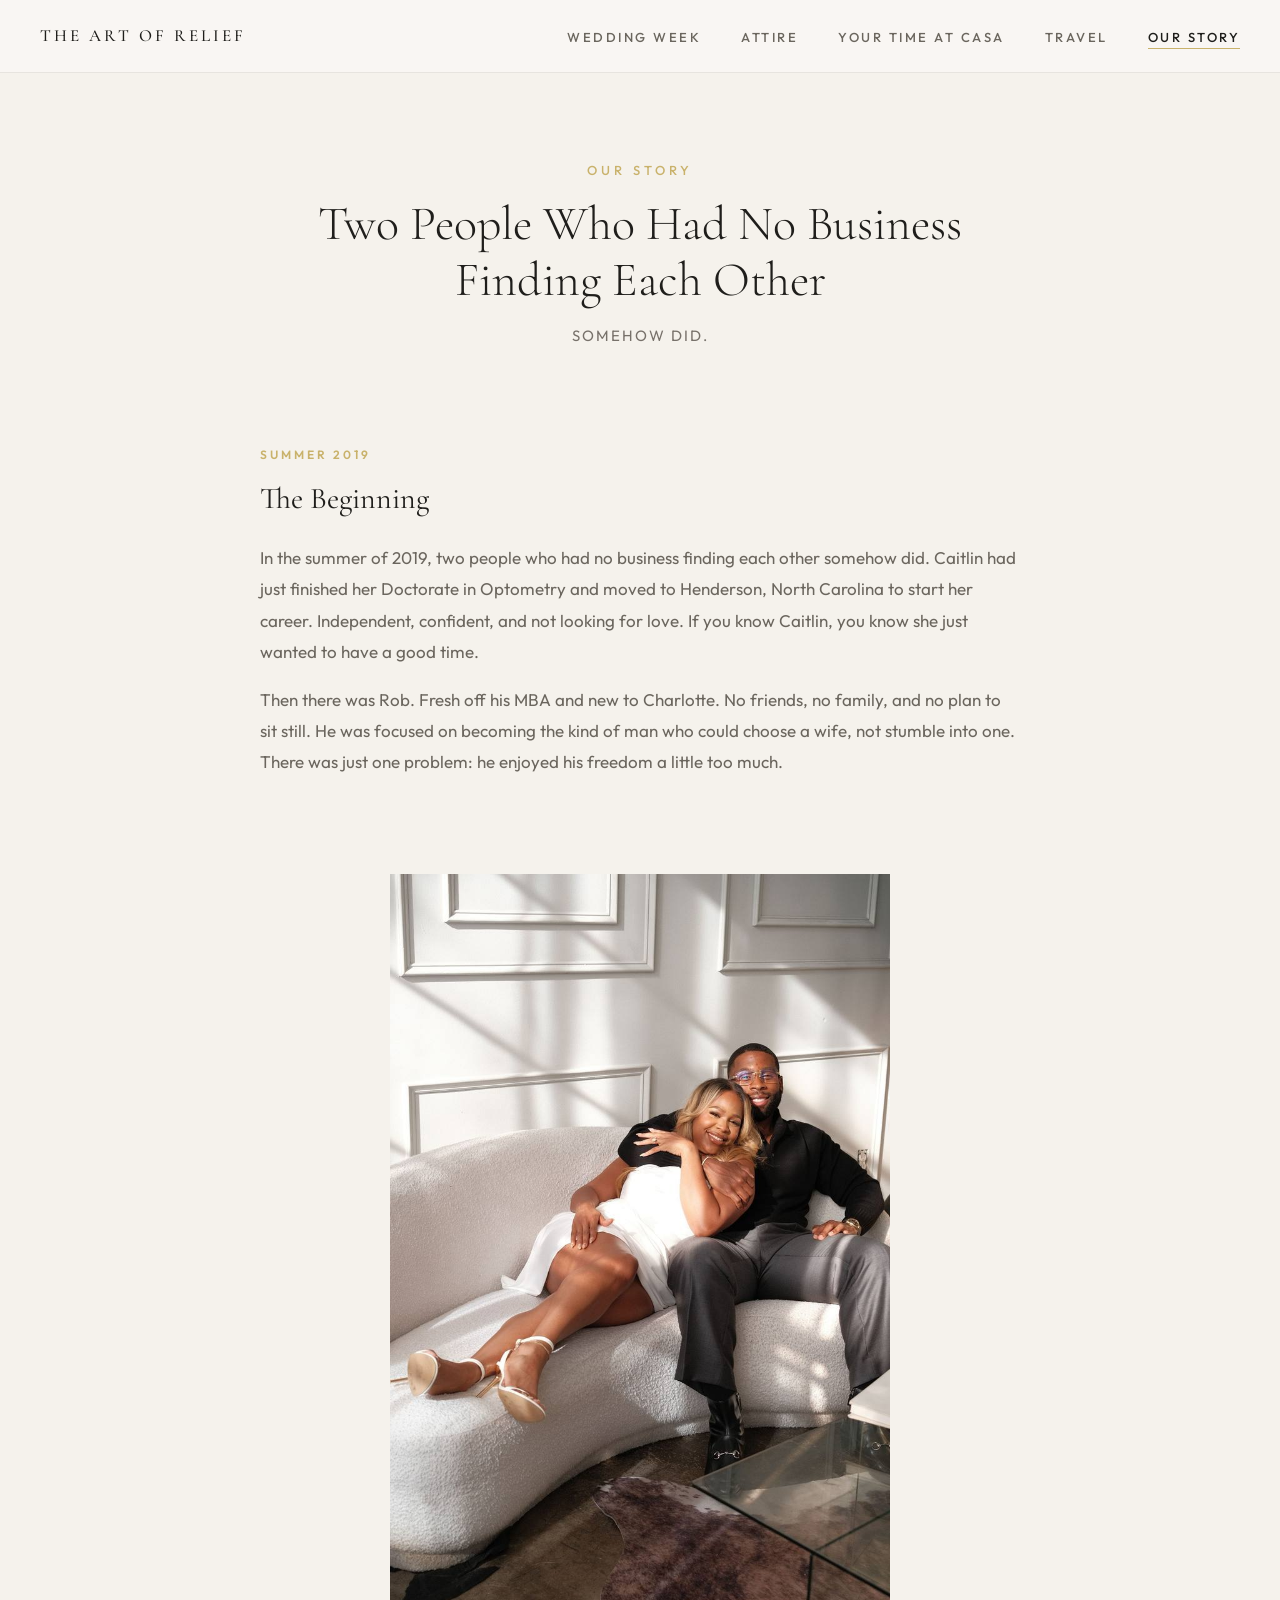
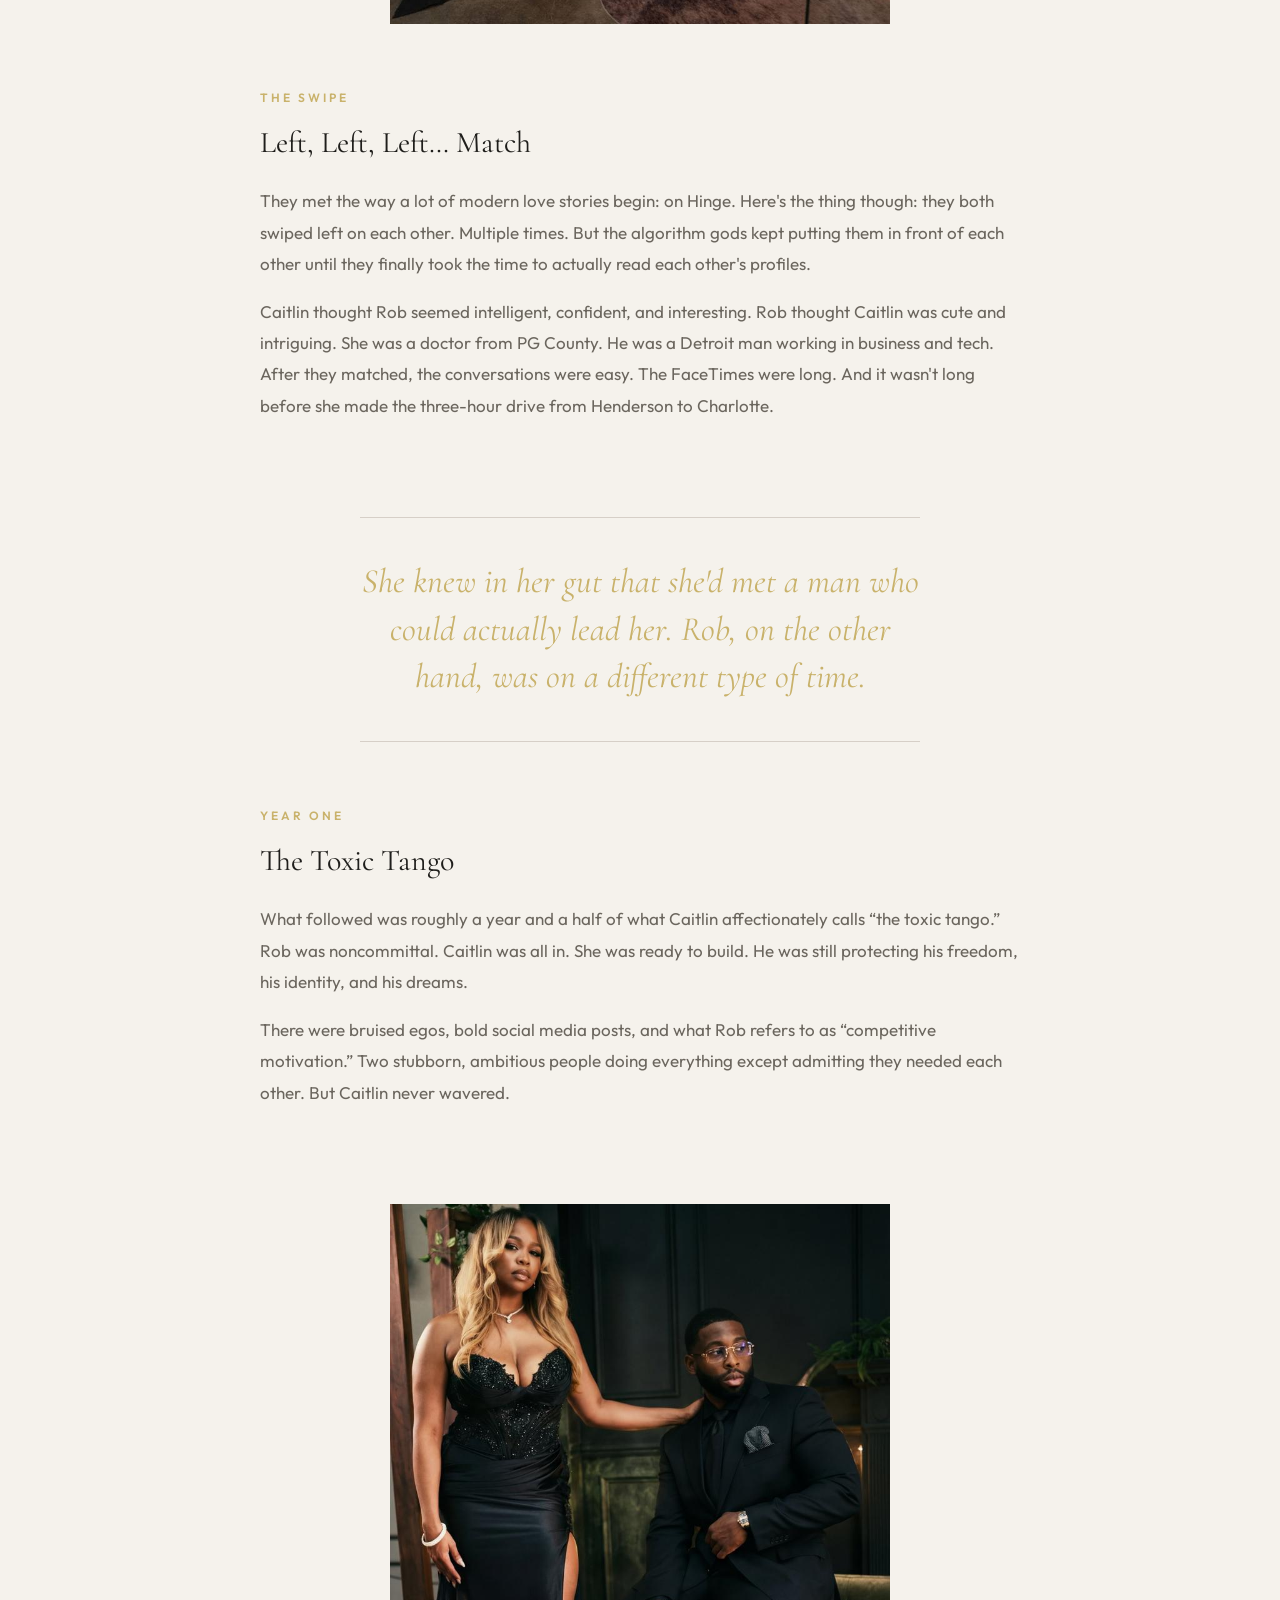
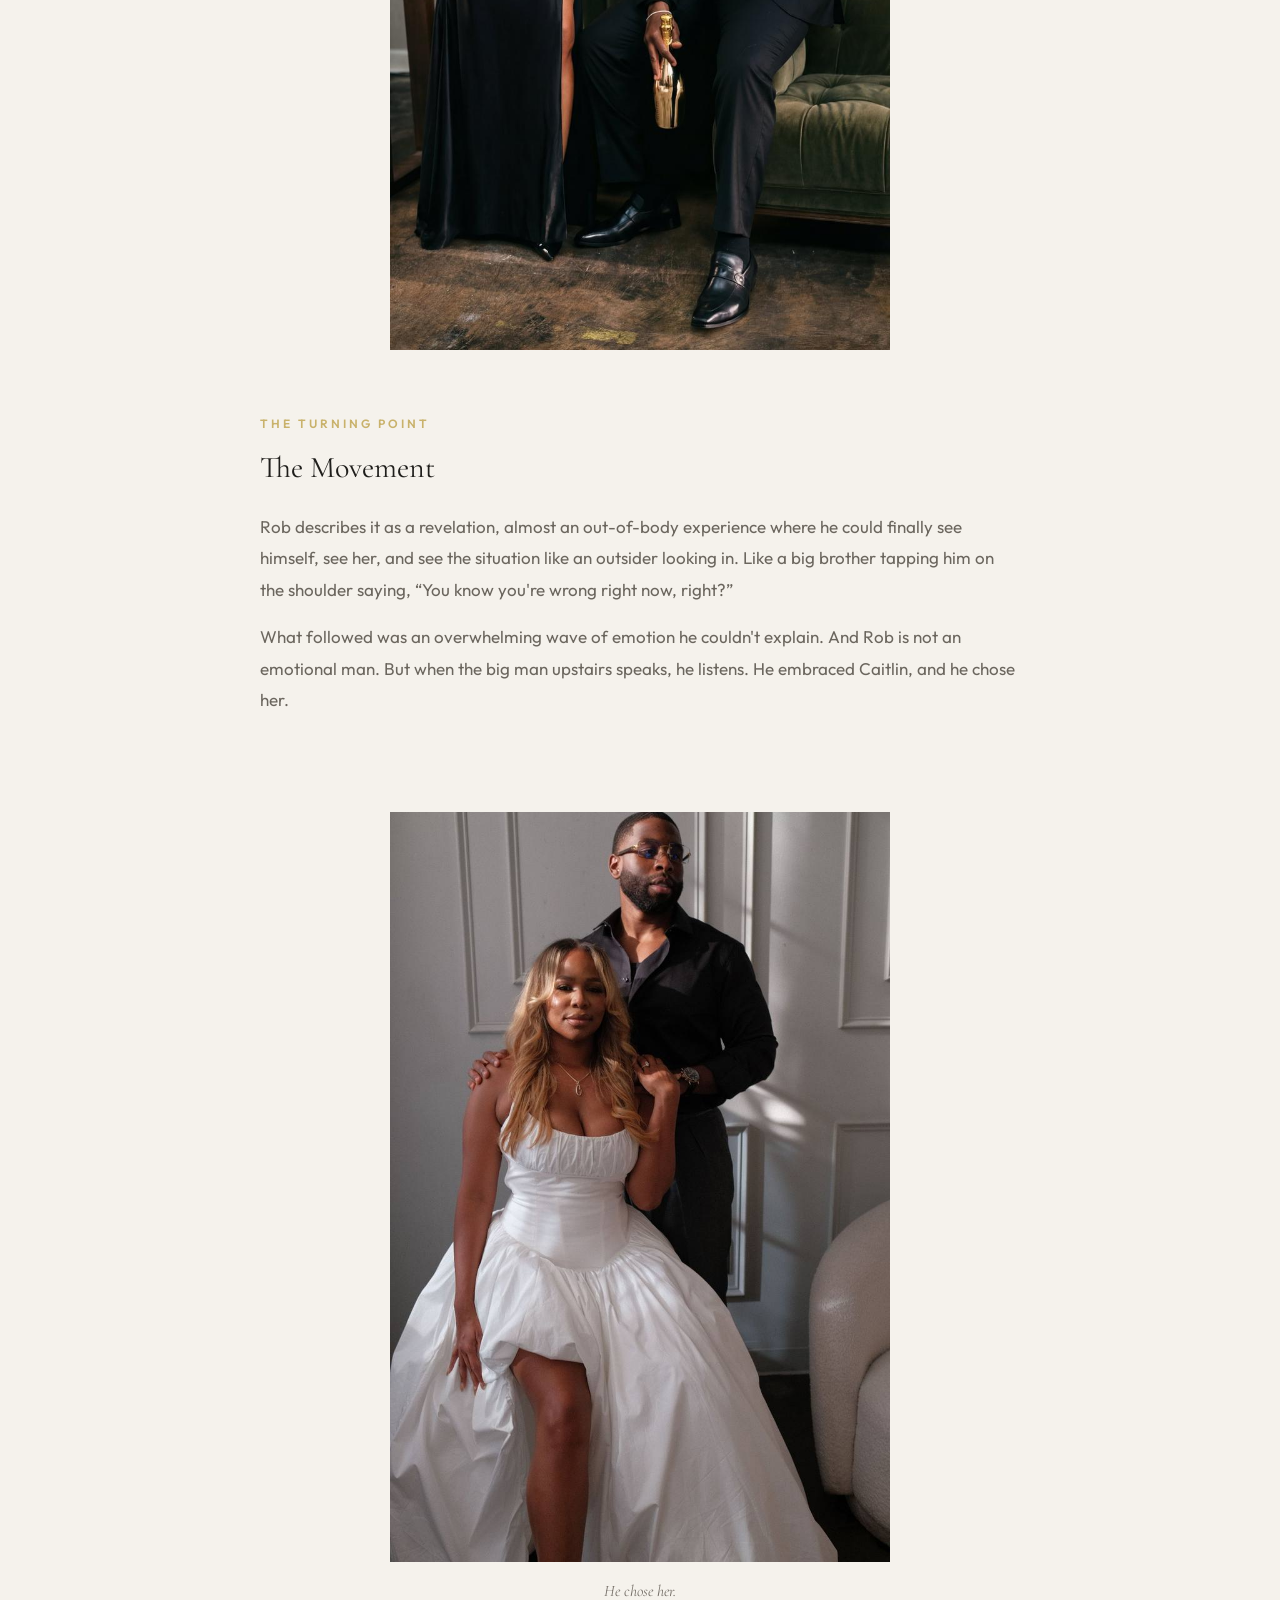
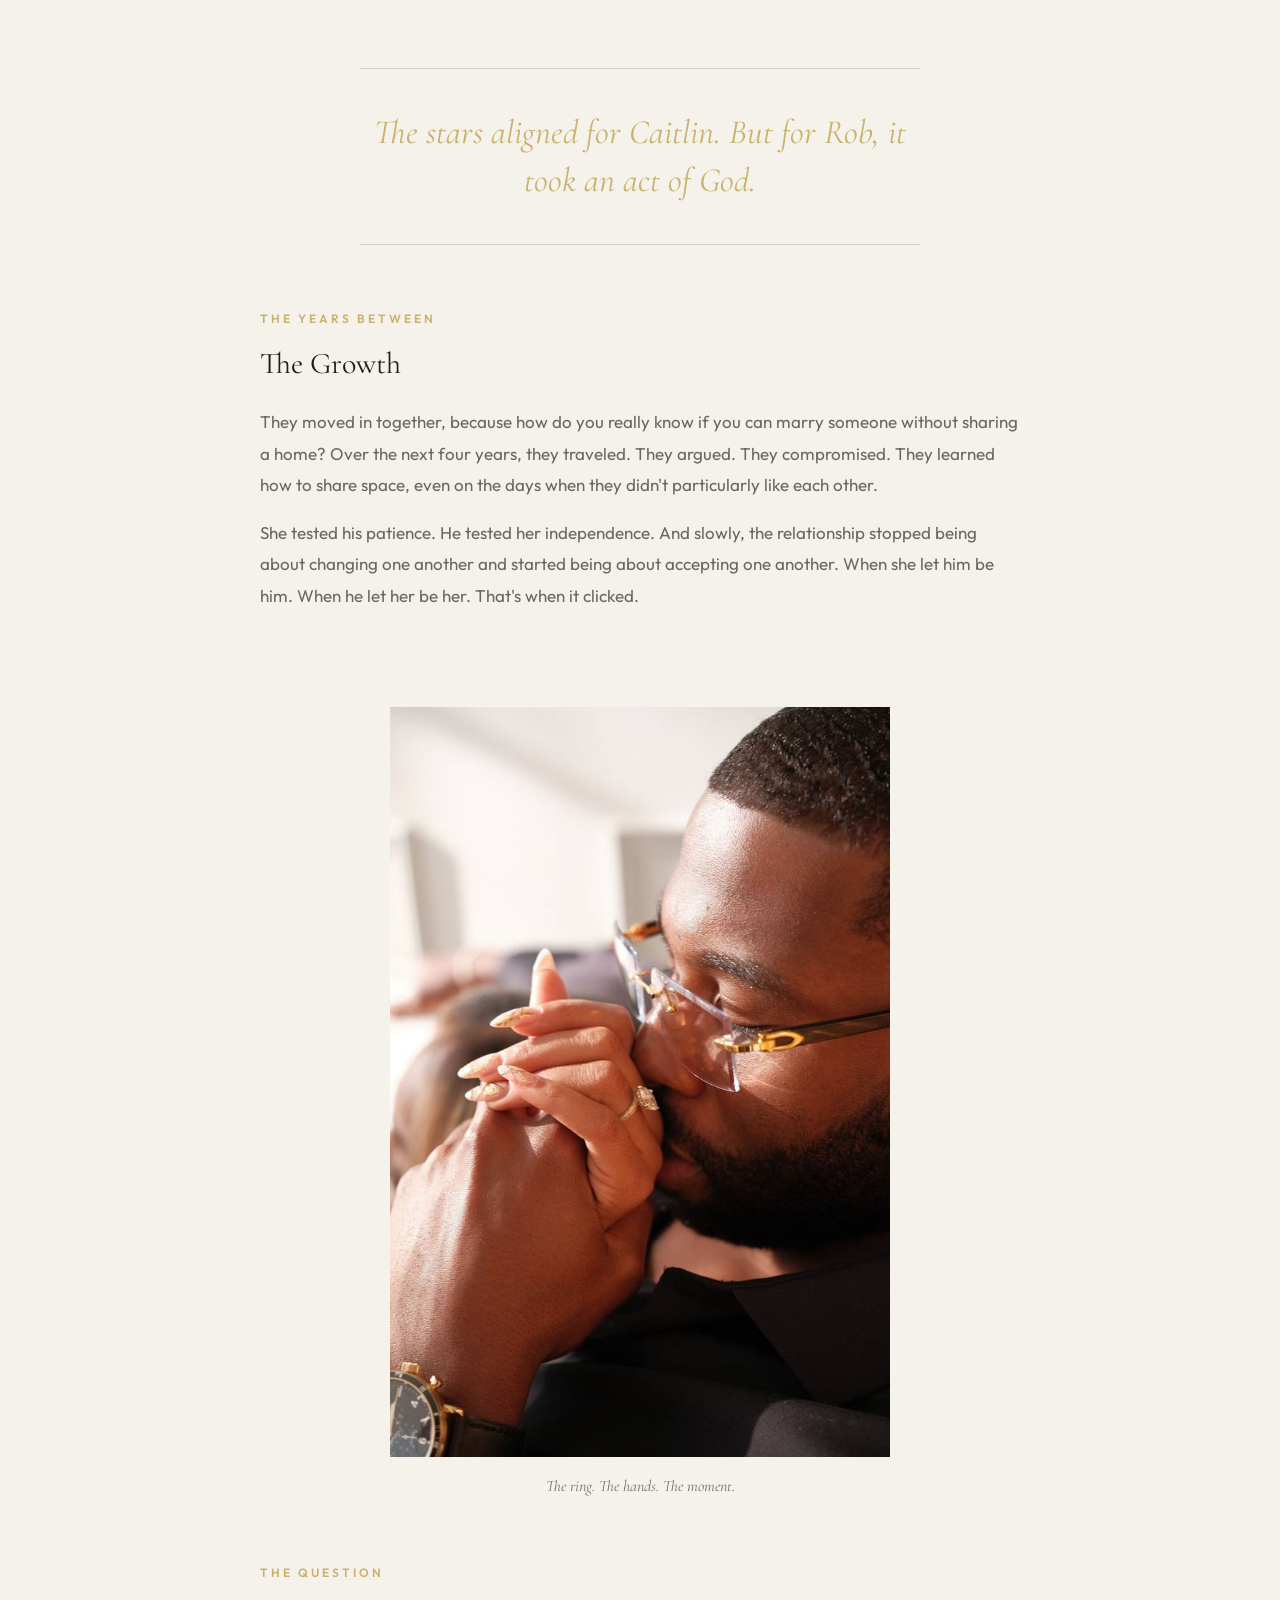
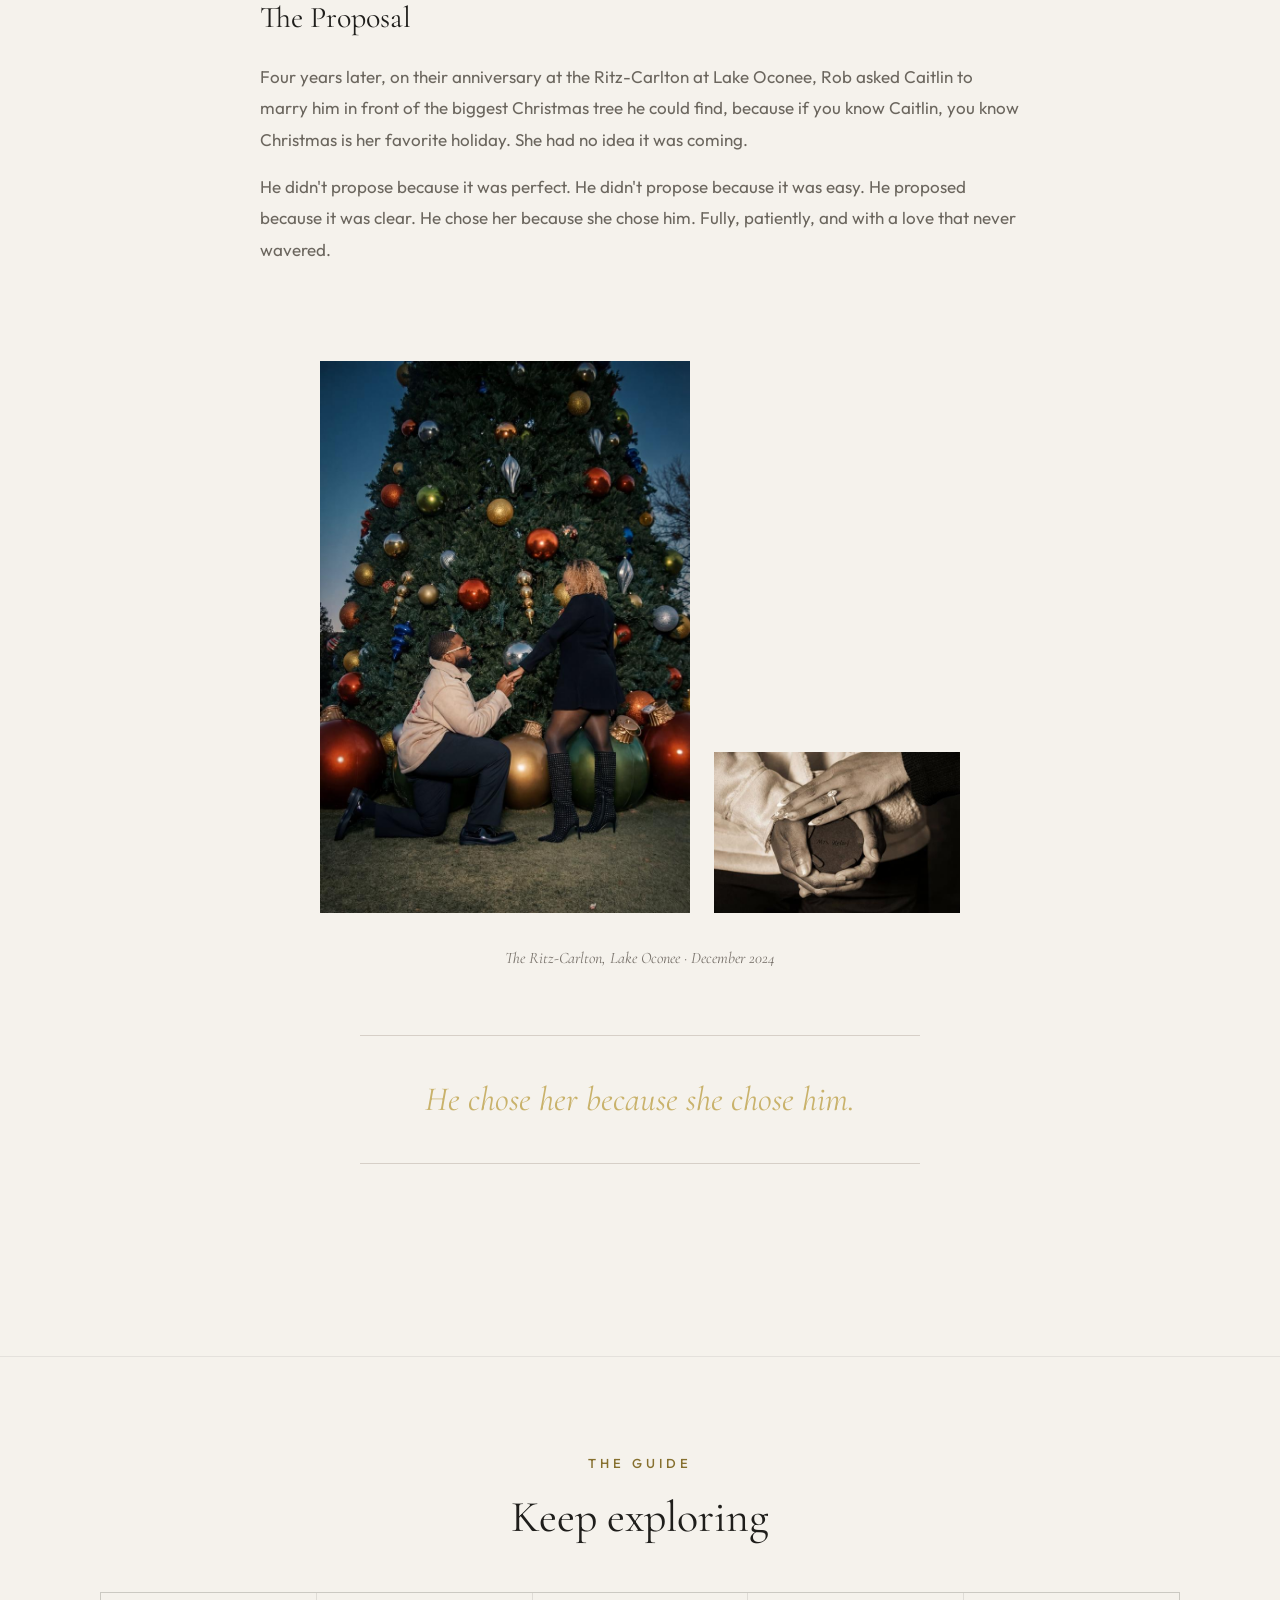
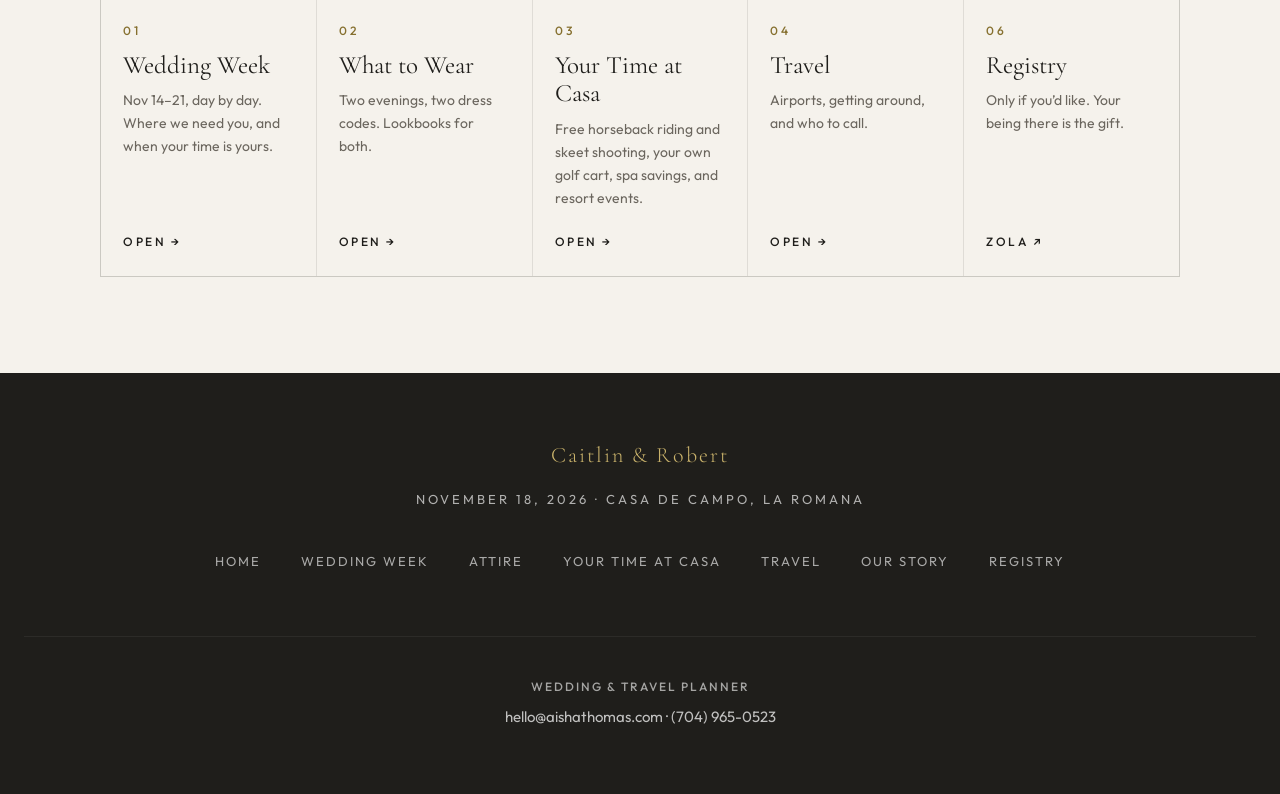
<file: story.html>
<!DOCTYPE html>
<html lang="en">
<head>
<meta charset="UTF-8">
<meta name="viewport" content="width=device-width, initial-scale=1.0">
<title>Our Story · The Art of Relief</title>
<link rel="preconnect" href="https://fonts.googleapis.com">
<link href="https://fonts.googleapis.com/css2?family=Cormorant+Garamond:ital,wght@0,300;0,400;0,500;0,600;1,300;1,400;1,500&family=Outfit:wght@300;400;500;600&display=swap" rel="stylesheet">
<link rel="stylesheet" href="style.css">
</head>
<body class="sub">
<nav class="nav" id="nav">
  <a href="index.html" class="nav-logo">The Art of Relief</a>
  <ul class="nav-links"><li><a href="week.html">Wedding Week</a></li><li><a href="attire.html">Attire</a></li><li><a href="casa.html">Your Time at Casa</a></li><li><a href="travel.html">Travel</a></li><li><a href="story.html" aria-current="page">Our Story</a></li></ul>
  <button class="ham" id="ham" aria-label="Menu"><span></span><span></span><span></span></button>
</nav>
<div class="mm" id="mm"><button class="mc" id="mc" aria-label="Close menu">&times;</button>
<a href="index.html">Home</a>
<a href="week.html">Wedding Week</a>
<a href="attire.html">Attire</a>
<a href="casa.html">Your Time at Casa</a>
<a href="travel.html">Travel</a>
<a href="story.html" aria-current="page">Our Story</a>
</div>
<section class="sty" id="story">
  <div class="sty-in">
    <div class="sl rv">Our Story</div>
    <h1 class="sty-h rv d1">Two People Who Had No Business<br>Finding Each Other</h1>
    <p class="sty-sub rv d2">Somehow did.</p>
    <div class="ch rv"><div class="ch-l">Summer 2019</div><h3 class="ch-t">The Beginning</h3><p>In the summer of 2019, two people who had no business finding each other somehow did. Caitlin had just finished her Doctorate in Optometry and moved to Henderson, North Carolina to start her career. Independent, confident, and not looking for love. If you know Caitlin, you know she just wanted to have a good time.</p><p>Then there was Rob. Fresh off his MBA and new to Charlotte. No friends, no family, and no plan to sit still. He was focused on becoming the kind of man who could choose a wife, not stumble into one. There was just one problem: he enjoyed his freedom a little too much.</p></div>
    <div class="sph rv"><img src="images/03_story_beginning.jpg" alt="Laughing together"></div>
    <div class="ch rv"><div class="ch-l">The Swipe</div><h3 class="ch-t">Left, Left, Left… Match</h3><p>They met the way a lot of modern love stories begin: on Hinge. Here&#x27;s the thing though: they both swiped left on each other. Multiple times. But the algorithm gods kept putting them in front of each other until they finally took the time to actually read each other&#x27;s profiles.</p><p>Caitlin thought Rob seemed intelligent, confident, and interesting. Rob thought Caitlin was cute and intriguing. She was a doctor from PG County. He was a Detroit man working in business and tech. After they matched, the conversations were easy. The FaceTimes were long. And it wasn&#x27;t long before she made the three-hour drive from Henderson to Charlotte.</p></div>
    <div class="pull rv">She knew in her gut that she&#x27;d met a man who could actually lead her. Rob, on the other hand, was on a different type of time.</div>
    <div class="ch rv"><div class="ch-l">Year One</div><h3 class="ch-t">The Toxic Tango</h3><p>What followed was roughly a year and a half of what Caitlin affectionately calls &#x201c;the toxic tango.&#x201d; Rob was noncommittal. Caitlin was all in. She was ready to build. He was still protecting his freedom, his identity, and his dreams.</p><p>There were bruised egos, bold social media posts, and what Rob refers to as &#x201c;competitive motivation.&#x201d; Two stubborn, ambitious people doing everything except admitting they needed each other. But Caitlin never wavered.</p></div>
    <div class="sph rv"><img src="images/04_story_tango.jpg" alt="The Toxic Tango"></div>
    <div class="ch rv"><div class="ch-l">The Turning Point</div><h3 class="ch-t">The Movement</h3><p>Rob describes it as a revelation, almost an out-of-body experience where he could finally see himself, see her, and see the situation like an outsider looking in. Like a big brother tapping him on the shoulder saying, &#x201c;You know you&#x27;re wrong right now, right?&#x201d;</p><p>What followed was an overwhelming wave of emotion he couldn&#x27;t explain. And Rob is not an emotional man. But when the big man upstairs speaks, he listens. He embraced Caitlin, and he chose her.</p></div>
    <div class="sph rv"><img src="images/05_story_movement.jpg" alt="Standing together"><div class="spc">He chose her.</div></div>
    <div class="pull rv">The stars aligned for Caitlin. But for Rob, it took an act of God.</div>
    <div class="ch rv"><div class="ch-l">The Years Between</div><h3 class="ch-t">The Growth</h3><p>They moved in together, because how do you really know if you can marry someone without sharing a home? Over the next four years, they traveled. They argued. They compromised. They learned how to share space, even on the days when they didn&#x27;t particularly like each other.</p><p>She tested his patience. He tested her independence. And slowly, the relationship stopped being about changing one another and started being about accepting one another. When she let him be him. When he let her be her. That&#x27;s when it clicked.</p></div>
    <div class="sph rv"><img src="images/06_story_detail.jpg" alt="Ring detail"><div class="spc">The ring. The hands. The moment.</div></div>
    <div class="ch rv"><div class="ch-l">The Question</div><h3 class="ch-t">The Proposal</h3><p>Four years later, on their anniversary at the Ritz-Carlton at Lake Oconee, Rob asked Caitlin to marry him in front of the biggest Christmas tree he could find, because if you know Caitlin, you know Christmas is her favorite holiday. She had no idea it was coming.</p><p>He didn&#x27;t propose because it was perfect. He didn&#x27;t propose because it was easy. He proposed because it was clear. He chose her because she chose him. Fully, patiently, and with a love that never wavered.</p></div>
    <div class="prop-pair rv">
      <img src="images/07_proposal.jpg" alt="The proposal, on one knee">
      <img src="images/08_ringbox.jpg" alt="Mrs. Relief ring box">
      <div class="prop-cap">The Ritz-Carlton, Lake Oconee &middot; December 2024</div>
    </div>
    <div class="pull rv">He chose her because she chose him.</div>
  </div>
</section>

<section class="dir dir-sub"><div class="dir-in"><div class="sl rv" style="color:var(--gold-deep)">The Guide</div><h2 class="shd rv d1" style="margin-bottom:48px">Keep exploring</h2><div class="dir-g rv"><a class="dir-c" href="week.html"><span class="dir-n">01</span><span class="dir-t">Wedding Week</span><span class="dir-d">Nov 14&ndash;21, day by day. Where we need you, and when your time is yours.</span><span class="dir-go">Open &rarr;</span></a><a class="dir-c" href="attire.html"><span class="dir-n">02</span><span class="dir-t">What to Wear</span><span class="dir-d">Two evenings, two dress codes. Lookbooks for both.</span><span class="dir-go">Open &rarr;</span></a><a class="dir-c" href="casa.html"><span class="dir-n">03</span><span class="dir-t">Your Time at Casa</span><span class="dir-d">Free horseback riding and skeet shooting, your own golf cart, spa savings, and resort events.</span><span class="dir-go">Open &rarr;</span></a><a class="dir-c" href="travel.html"><span class="dir-n">04</span><span class="dir-t">Travel</span><span class="dir-d">Airports, getting around, and who to call.</span><span class="dir-go">Open &rarr;</span></a><a class="dir-c" href="https://www.zola.com/wedding/theartofrelief/registry" target="_blank" rel="noopener"><span class="dir-n">06</span><span class="dir-t">Registry</span><span class="dir-d">Only if you&rsquo;d like. Your being there is the gift.</span><span class="dir-go">Zola &nearr;</span></a></div></div></section>

<footer class="ft">
  <div class="ft-n">Caitlin &amp; Robert</div>
  <div class="ft-d">November 18, 2026 &middot; Casa de Campo, La Romana</div>
  <div class="ft-l"><a href="index.html">Home</a><a href="week.html">Wedding Week</a><a href="attire.html">Attire</a><a href="casa.html">Your Time at Casa</a><a href="travel.html">Travel</a><a href="story.html">Our Story</a><a href="https://www.zola.com/wedding/theartofrelief/registry" target="_blank" rel="noopener">Registry</a></div>
  <div class="ft-p"><div class="ft-pl">Wedding &amp; Travel Planner</div><div class="ft-pi"><a href="mailto:hello@aishathomas.com">hello@aishathomas.com</a> &middot; <a href="tel:+17049650523">(704) 965-0523</a></div></div>
</footer>
<script src="site.js"></script>
</body>
</html>
</file>
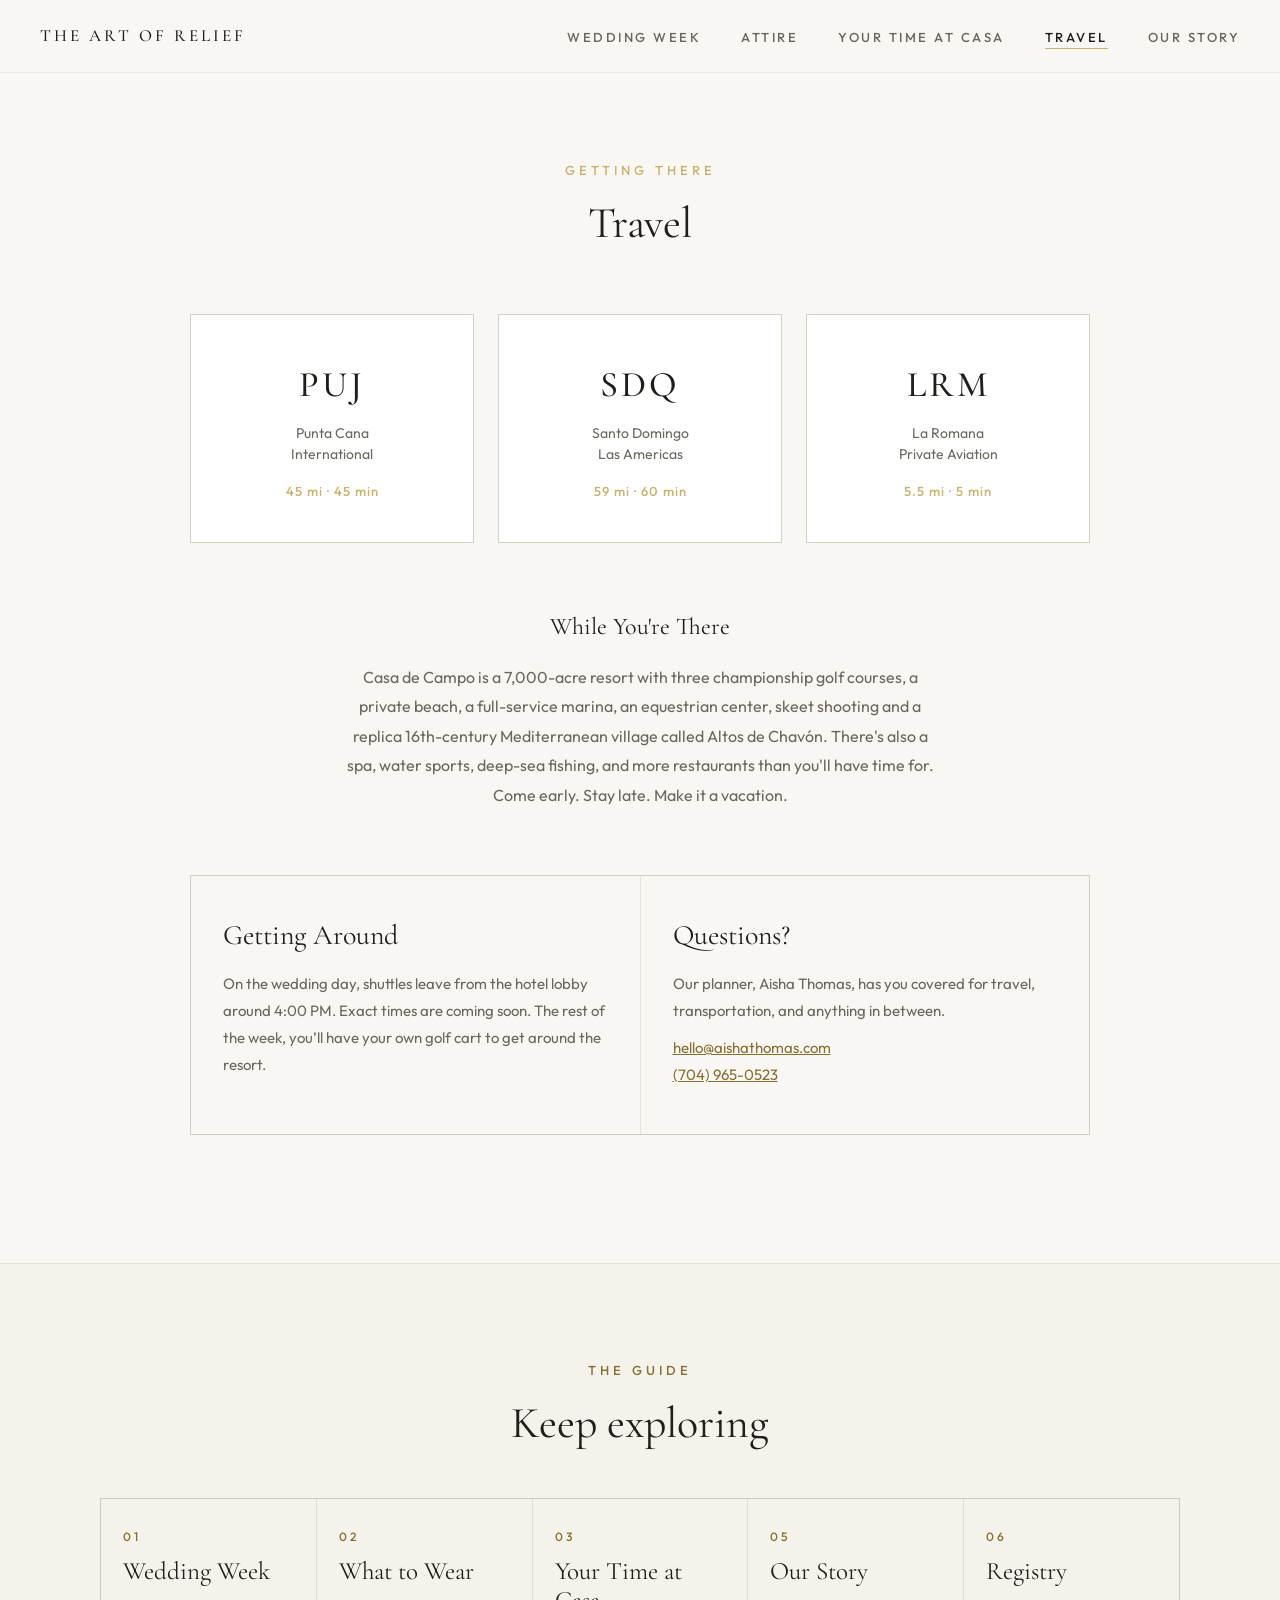
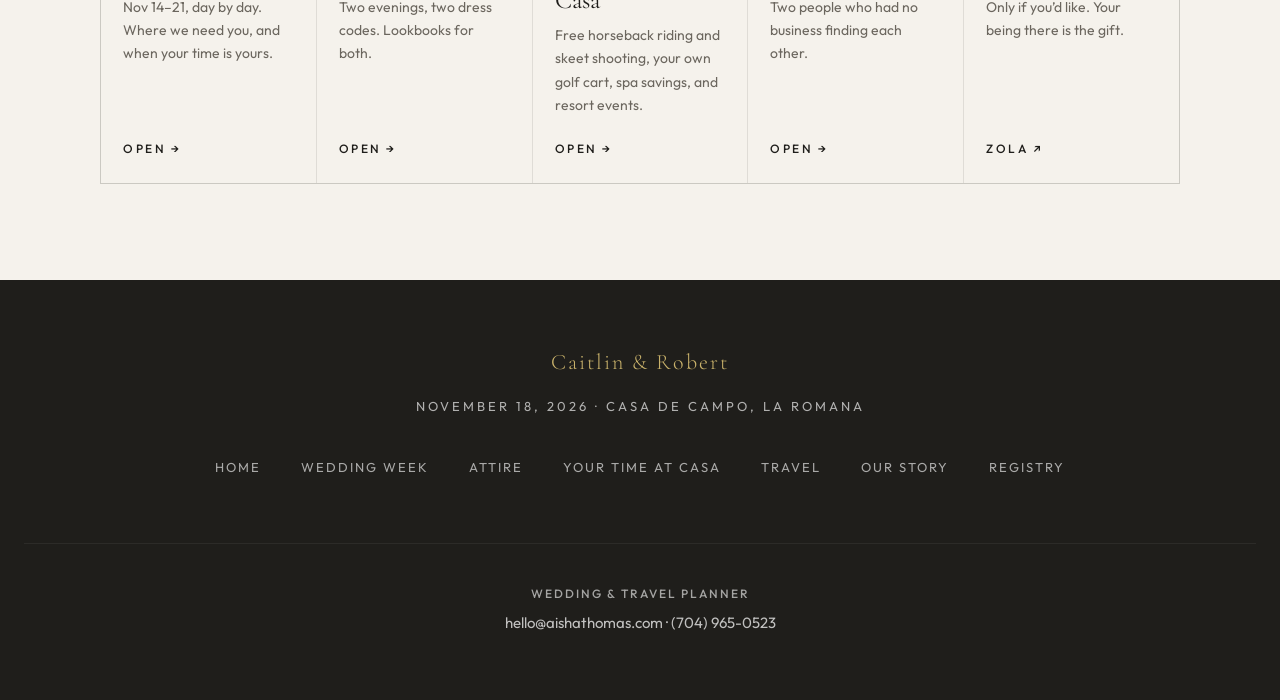
<file: travel.html>
<!DOCTYPE html>
<html lang="en">
<head>
<meta charset="UTF-8">
<meta name="viewport" content="width=device-width, initial-scale=1.0">
<title>Travel · The Art of Relief</title>
<link rel="preconnect" href="https://fonts.googleapis.com">
<link href="https://fonts.googleapis.com/css2?family=Cormorant+Garamond:ital,wght@0,300;0,400;0,500;0,600;1,300;1,400;1,500&family=Outfit:wght@300;400;500;600&display=swap" rel="stylesheet">
<link rel="stylesheet" href="style.css">
</head>
<body class="sub">
<nav class="nav" id="nav">
  <a href="index.html" class="nav-logo">The Art of Relief</a>
  <ul class="nav-links"><li><a href="week.html">Wedding Week</a></li><li><a href="attire.html">Attire</a></li><li><a href="casa.html">Your Time at Casa</a></li><li><a href="travel.html" aria-current="page">Travel</a></li><li><a href="story.html">Our Story</a></li></ul>
  <button class="ham" id="ham" aria-label="Menu"><span></span><span></span><span></span></button>
</nav>
<div class="mm" id="mm"><button class="mc" id="mc" aria-label="Close menu">&times;</button>
<a href="index.html">Home</a>
<a href="week.html">Wedding Week</a>
<a href="attire.html">Attire</a>
<a href="casa.html">Your Time at Casa</a>
<a href="travel.html" aria-current="page">Travel</a>
<a href="story.html">Our Story</a>
</div>
<section class="trv" id="travel">
  <div class="trv-in">
    <div class="sl rv">Getting There</div>
    <h1 class="shd rv d1">Travel</h1>
    <div class="ag">
      <div class="ac rv"><div class="acode">PUJ</div><div class="aname">Punta Cana<br>International</div><div class="adist">45 mi &middot; 45 min</div></div>
      <div class="ac rv d1"><div class="acode">SDQ</div><div class="aname">Santo Domingo<br>Las Americas</div><div class="adist">59 mi &middot; 60 min</div></div>
      <div class="ac rv d2"><div class="acode">LRM</div><div class="aname">La Romana<br>Private Aviation</div><div class="adist">5.5 mi &middot; 5 min</div></div>
    </div>
    <div style="text-align:center;max-width:600px;margin:0 auto 64px" class="rv">
      <div style="font-family:'Cormorant Garamond',serif;font-size:24px;font-weight:400;color:var(--onyx);margin-bottom:16px">While You're There</div>
      <p style="font-family:'Outfit',sans-serif;font-size:16px;font-weight:400;color:var(--stone);line-height:1.85">Casa de Campo is a 7,000-acre resort with three championship golf courses, a private beach, a full-service marina, an equestrian center, skeet shooting and a replica 16th-century Mediterranean village called Altos de Chavón. There's also a spa, water sports, deep-sea fishing, and more restaurants than you'll have time for. Come early. Stay late. Make it a vacation.</p>
    </div>
    <div class="trv-go rv"><div><h3>Getting Around</h3><p>On the wedding day, shuttles leave from the hotel lobby around 4:00 PM. Exact times are coming soon. The rest of the week, you&rsquo;ll have your own golf cart to get around the resort.</p></div><div><h3>Questions?</h3><p>Our planner, Aisha Thomas, has you covered for travel, transportation, and anything in between.</p><p><a href="mailto:hello@aishathomas.com">hello@aishathomas.com</a><br><a href="tel:+17049650523">(704) 965-0523</a></p></div></div>
  </div>
</section>

<section class="dir dir-sub"><div class="dir-in"><div class="sl rv" style="color:var(--gold-deep)">The Guide</div><h2 class="shd rv d1" style="margin-bottom:48px">Keep exploring</h2><div class="dir-g rv"><a class="dir-c" href="week.html"><span class="dir-n">01</span><span class="dir-t">Wedding Week</span><span class="dir-d">Nov 14&ndash;21, day by day. Where we need you, and when your time is yours.</span><span class="dir-go">Open &rarr;</span></a><a class="dir-c" href="attire.html"><span class="dir-n">02</span><span class="dir-t">What to Wear</span><span class="dir-d">Two evenings, two dress codes. Lookbooks for both.</span><span class="dir-go">Open &rarr;</span></a><a class="dir-c" href="casa.html"><span class="dir-n">03</span><span class="dir-t">Your Time at Casa</span><span class="dir-d">Free horseback riding and skeet shooting, your own golf cart, spa savings, and resort events.</span><span class="dir-go">Open &rarr;</span></a><a class="dir-c" href="story.html"><span class="dir-n">05</span><span class="dir-t">Our Story</span><span class="dir-d">Two people who had no business finding each other.</span><span class="dir-go">Open &rarr;</span></a><a class="dir-c" href="https://www.zola.com/wedding/theartofrelief/registry" target="_blank" rel="noopener"><span class="dir-n">06</span><span class="dir-t">Registry</span><span class="dir-d">Only if you&rsquo;d like. Your being there is the gift.</span><span class="dir-go">Zola &nearr;</span></a></div></div></section>

<footer class="ft">
  <div class="ft-n">Caitlin &amp; Robert</div>
  <div class="ft-d">November 18, 2026 &middot; Casa de Campo, La Romana</div>
  <div class="ft-l"><a href="index.html">Home</a><a href="week.html">Wedding Week</a><a href="attire.html">Attire</a><a href="casa.html">Your Time at Casa</a><a href="travel.html">Travel</a><a href="story.html">Our Story</a><a href="https://www.zola.com/wedding/theartofrelief/registry" target="_blank" rel="noopener">Registry</a></div>
  <div class="ft-p"><div class="ft-pl">Wedding &amp; Travel Planner</div><div class="ft-pi"><a href="mailto:hello@aishathomas.com">hello@aishathomas.com</a> &middot; <a href="tel:+17049650523">(704) 965-0523</a></div></div>
</footer>
<script src="site.js"></script>
</body>
</html>
</file>
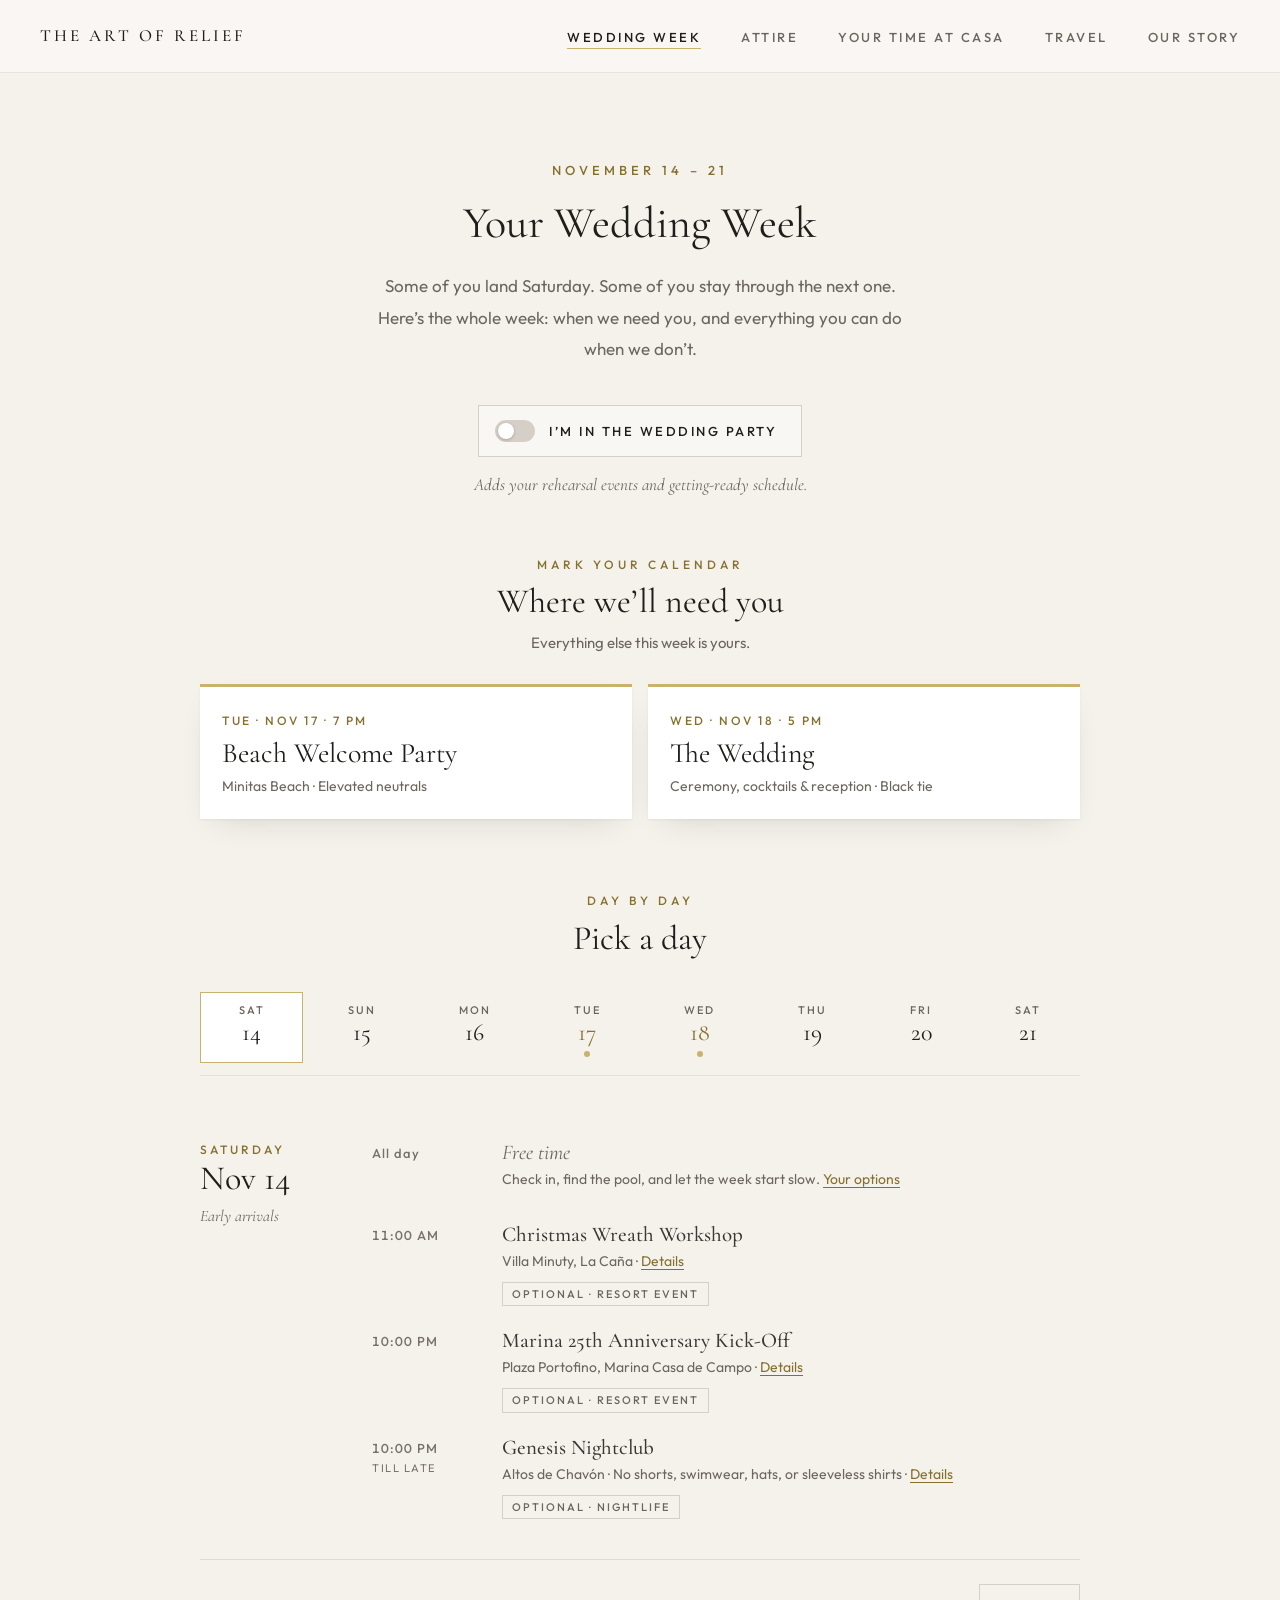
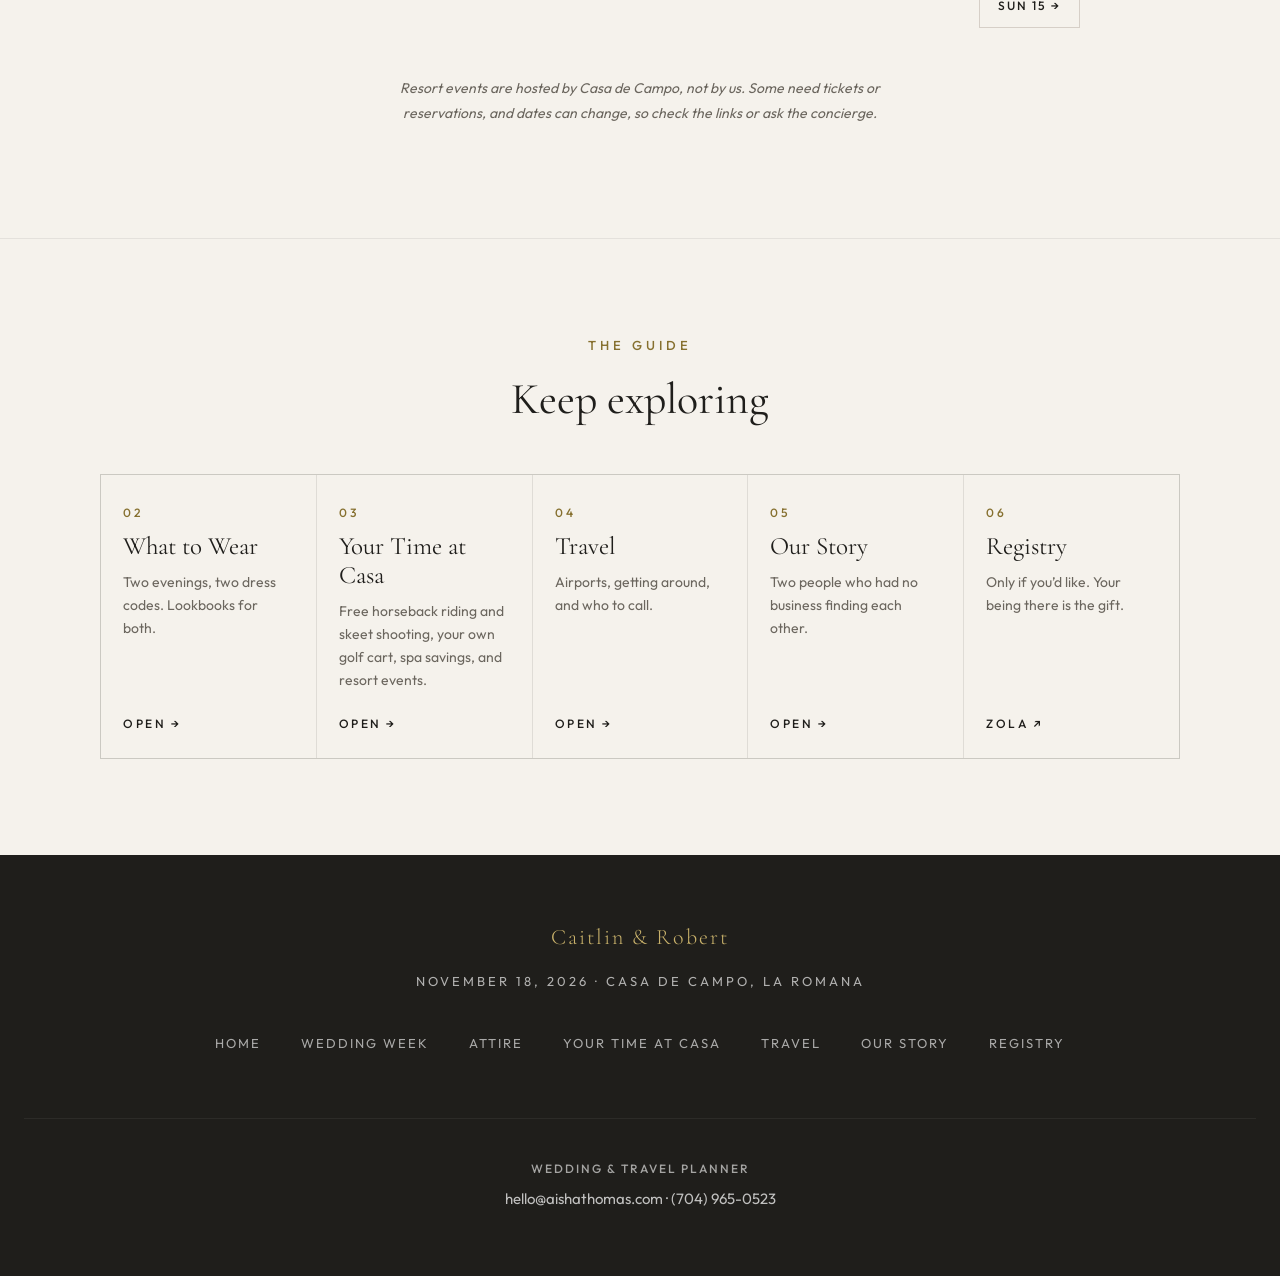
<file: week.html>
<!DOCTYPE html>
<html lang="en">
<head>
<meta charset="UTF-8">
<meta name="viewport" content="width=device-width, initial-scale=1.0">
<title>Wedding Week · The Art of Relief</title>
<link rel="preconnect" href="https://fonts.googleapis.com">
<link href="https://fonts.googleapis.com/css2?family=Cormorant+Garamond:ital,wght@0,300;0,400;0,500;0,600;1,300;1,400;1,500&family=Outfit:wght@300;400;500;600&display=swap" rel="stylesheet">
<link rel="stylesheet" href="style.css">
</head>
<body class="sub">
<nav class="nav" id="nav">
  <a href="index.html" class="nav-logo">The Art of Relief</a>
  <ul class="nav-links"><li><a href="week.html" aria-current="page">Wedding Week</a></li><li><a href="attire.html">Attire</a></li><li><a href="casa.html">Your Time at Casa</a></li><li><a href="travel.html">Travel</a></li><li><a href="story.html">Our Story</a></li></ul>
  <button class="ham" id="ham" aria-label="Menu"><span></span><span></span><span></span></button>
</nav>
<div class="mm" id="mm"><button class="mc" id="mc" aria-label="Close menu">&times;</button>
<a href="index.html">Home</a>
<a href="week.html" aria-current="page">Wedding Week</a>
<a href="attire.html">Attire</a>
<a href="casa.html">Your Time at Casa</a>
<a href="travel.html">Travel</a>
<a href="story.html">Our Story</a>
</div>
<section class="wk" id="week">
  <div class="wk-in">
    <div class="sl" style="color:var(--gold-deep)">November 14 &ndash; 21</div>
    <h1 class="shd" style="margin-bottom:20px">Your Wedding Week</h1>
    <p class="wk-lede">Some of you land Saturday. Some of you stay through the next one. Here&rsquo;s the whole week: when we need you, and everything you can do when we don&rsquo;t.</p>
    <div class="wk-bar">
      <button type="button" class="wk-sw" id="wkSw" role="switch" aria-checked="false" aria-describedby="wkHint"><span class="wk-sw-t" aria-hidden="true"><span class="wk-sw-k"></span></span><span>I&rsquo;m in the wedding party</span></button>
      <p class="wk-hint" id="wkHint">Adds your rehearsal events and getting-ready schedule.</p>
    </div>

    <div class="wk-must">
      <div class="wk-eye">Mark your calendar</div>
      <h3 class="wk-h3">Where we&rsquo;ll need you</h3>
      <p class="wk-sub">Everything else this week is yours.</p>
      <div class="wk-mg">
        <a class="wk-mc wk-mc-p" href="#d16"><span class="wk-mc-d">Mon &middot; Nov 16 &middot; 7 PM</span><span class="wk-mc-n">Rehearsal Dinner</span><span class="wk-mc-s">La Casita &middot; Wedding party + significant others</span></a>
        <a class="wk-mc wk-mc-p" href="#d17"><span class="wk-mc-d">Tue &middot; Nov 17 &middot; 10 AM</span><span class="wk-mc-n">Wedding Rehearsal</span><span class="wk-mc-s">Wedding party &middot; About one hour</span></a>
        <a class="wk-mc" href="#d17"><span class="wk-mc-d">Tue &middot; Nov 17 &middot; 7 PM</span><span class="wk-mc-n">Beach Welcome Party</span><span class="wk-mc-s">Minitas Beach &middot; Elevated neutrals</span></a>
        <a class="wk-mc" href="#d18"><span class="wk-mc-d">Wed &middot; Nov 18 &middot; 5 PM</span><span class="wk-mc-n">The Wedding</span><span class="wk-mc-s">Ceremony, cocktails &amp; reception &middot; Black tie</span></a>
      </div>
    </div>


    <div class="wk-eye" style="margin-top:8px">Day by day</div>
    <h3 class="wk-h3" style="margin-bottom:20px">Pick a day</h3>
    <nav class="wk-days" id="wkDays" aria-label="Choose a day">
      <a href="#d14" data-d="14"><b>Sat</b><i>14</i></a>
      <a href="#d15" data-d="15"><b>Sun</b><i>15</i></a>
      <a href="#d16" data-d="16" class="has-party"><b>Mon</b><i>16</i></a>
      <a href="#d17" data-d="17" class="has-host"><b>Tue</b><i>17</i></a>
      <a href="#d18" data-d="18" class="has-host"><b>Wed</b><i>18</i></a>
      <a href="#d19" data-d="19"><b>Thu</b><i>19</i></a>
      <a href="#d20" data-d="20"><b>Fri</b><i>20</i></a>
      <a href="#d21" data-d="21"><b>Sat</b><i>21</i></a>
    </nav>

    <ol class="wk-list">
      <li class="wkd" id="d14" data-d="14">
        <div class="wkd-h"><span class="wkd-dw">Saturday</span><span class="wkd-dt">Nov 14</span><span class="wkd-mood">Early arrivals</span><span class="wkt wkt-h wkd-today">Today</span></div>
        <ul class="wki-l">
          <li class="wki wki-free"><div class="wki-t">All day</div><div class="wki-b"><h3>Free time</h3><p>Check in, find the pool, and let the week start slow. <a href="casa.html">Your options</a></p></div></li>
          <li class="wki"><div class="wki-t">11:00 AM</div><div class="wki-b"><h3>Christmas Wreath Workshop</h3><p>Villa Minuty, La Ca&ntilde;a &middot; <a href="https://www.casadecampo.com.do/events/christmas-wreath-workshop/" target="_blank" rel="noopener">Details</a></p><div class="wki-tags"><span class="wkt wkt-o">Optional &middot; Resort event</span></div></div></li>
          <li class="wki"><div class="wki-t">10:00 PM</div><div class="wki-b"><h3>Marina 25th Anniversary Kick-Off</h3><p>Plaza Portofino, Marina Casa de Campo &middot; <a href="https://www.casadecampo.com.do/events/marina-casa-de-campo-25th-anniversary-kick-off/" target="_blank" rel="noopener">Details</a></p><div class="wki-tags"><span class="wkt wkt-o">Optional &middot; Resort event</span></div></div></li>
          <li class="wki"><div class="wki-t">10:00 PM<small>till late</small></div><div class="wki-b"><h3>Genesis Nightclub</h3><p>Altos de Chav&oacute;n &middot; No shorts, swimwear, hats, or sleeveless shirts &middot; <a href="https://www.casadecampo.com.do/dining/bars-nightlife/genesis-nightclub/" target="_blank" rel="noopener">Details</a></p><div class="wki-tags"><span class="wkt wkt-o">Optional &middot; Nightlife</span></div></div></li>
        </ul>
      </li>

      <li class="wkd" id="d15" data-d="15">
        <div class="wkd-h"><span class="wkd-dw">Sunday</span><span class="wkd-dt">Nov 15</span><span class="wkd-mood">Explore</span><span class="wkt wkt-h wkd-today">Today</span></div>
        <ul class="wki-l">
          <li class="wki wki-free"><div class="wki-t">All day</div><div class="wki-b"><h3>Free time</h3><p>Ride, shoot, golf, beach, spa, or nothing at all. <a href="casa.html">Your options</a></p></div></li>
        </ul>
      </li>

      <li class="wkd" id="d16" data-d="16">
        <div class="wkd-h"><span class="wkd-dw">Monday</span><span class="wkd-dt">Nov 16</span><span class="wkd-mood">Free day</span><span class="wkt wkt-h wkd-today">Today</span></div>
        <ul class="wki-l">
          <li class="wki wki-free"><div class="wki-t">All day</div><div class="wki-b"><h3>Free time</h3><p>Ride, shoot, golf, beach, spa, or nothing at all. <a href="casa.html">Your options</a></p></div></li>
          <li class="wki wki-p wki-host"><div class="wki-t">7:00 PM</div><div class="wki-b"><h3>Rehearsal Dinner</h3><p>La Casita &middot; Significant others are welcome and invited.</p><div class="wki-tags"><span class="wkt wkt-p">Wedding party &middot; Please be there</span></div></div></li>
        </ul>
      </li>

      <li class="wkd" id="d17" data-d="17">
        <div class="wkd-h"><span class="wkd-dw">Tuesday</span><span class="wkd-dt">Nov 17</span><span class="wkd-mood">Welcome night</span><span class="wkt wkt-h wkd-today">Today</span></div>
        <ul class="wki-l">
          <li class="wki wki-p wki-host"><div class="wki-t">10:00 AM</div><div class="wki-b"><h3>Wedding Rehearsal</h3><p>About one hour. Location shared by our planner.</p><div class="wki-tags"><span class="wkt wkt-p">Wedding party &middot; Please be there</span></div></div></li>
          <li class="wki wki-free"><div class="wki-t">Daytime</div><div class="wki-b"><h3>Free time</h3><p>A good day to ride, shoot, or book the spa before tonight. <a href="casa.html">Your options</a></p></div></li>
          <li class="wki wki-host"><div class="wki-t">7:00 PM</div><div class="wki-b"><h3>Beach Welcome Party</h3><p>Minitas Beach &middot; <a href="attire.html#attire-beach">Elevated neutrals</a>. Look fly, stay relaxed. White is welcome tonight.</p><div class="wki-tags"><span class="wkt wkt-h">Celebrate with us</span></div></div></li>
        </ul>
      </li>

      <li class="wkd" id="d18" data-d="18">
        <div class="wkd-h"><span class="wkd-dw">Wednesday</span><span class="wkd-dt">Nov 18</span><span class="wkd-mood">The wedding</span><span class="wkt wkt-h wkd-today">Today</span></div>
        <ul class="wki-l">
          <li class="wki wki-p wki-host"><div class="wki-t">Morning</div><div class="wki-b"><h3>Groomsmen Getting Ready</h3><ul class="wki-sub"><li><b>9:30&ndash;11:30 AM</b>Groom&rsquo;s haircut</li><li><b>11:30 AM</b>Groomsmen join the groom</li><li><b>1:45 PM</b>Everyone dressed &amp; ready</li><li><b>2:00 PM</b>Wedding photos begin</li></ul><div class="wki-tags"><span class="wkt wkt-p">Groomsmen</span><span class="wkt wkt-o">Proposed &middot; Confirm with planner</span></div></div></li>
          <li class="wki wki-p"><div class="wki-t">Morning</div><div class="wki-b"><h3>Bridesmaids Getting Ready</h3><p>Schedule coming soon.</p><div class="wki-tags"><span class="wkt wkt-p">Bridesmaids</span></div></div></li>
          <li class="wki wki-free"><div class="wki-t">Until 4 PM</div><div class="wki-b"><h3>Free time</h3><p>Take it easy. Save your energy for tonight. <a href="casa.html">Your options</a></p></div></li>
          <li class="wki wki-host"><div class="wki-t">5:00 PM</div><div class="wki-b"><h3>The Wedding</h3><ul class="wki-sub"><li><b>~4:00 PM</b>Shuttles from the hotel lobby (time TBC)</li><li><b>5:00 PM</b>Ceremony</li><li><b>6:00 PM</b>Cocktail hour</li><li><b>7:00 PM</b>Transportation to the reception</li><li><b>7 PM&ndash;Midnight</b>Reception at La Casita</li></ul><p><a href="attire.html#attire-wedding">Black Tie Elegance</a></p><div class="wki-tags"><span class="wkt wkt-h">Celebrate with us</span></div></div></li>
        </ul>
      </li>

      <li class="wkd" id="d19" data-d="19">
        <div class="wkd-h"><span class="wkd-dw">Thursday</span><span class="wkd-dt">Nov 19</span><span class="wkd-mood">The day after</span><span class="wkt wkt-h wkd-today">Today</span></div>
        <ul class="wki-l">
          <li class="wki"><div class="wki-t">All day</div><div class="wki-b"><h3>Beach Day</h3><p>We reserved cabanas for our group. Come recover with us.</p><div class="wki-tags"><span class="wkt wkt-o">Optional &middot; All guests</span></div></div></li>
          <li class="wki wki-free"><div class="wki-t">All day</div><div class="wki-b"><h3>Free time</h3><p>Spa day, anyone? <a href="casa.html">Your options</a></p></div></li>
          <li class="wki"><div class="wki-t">Evening</div><div class="wki-b"><h3>ALMA Festival Opens</h3><p>Three days of Spanish food, flamenco, and culture &middot; <a href="https://www.casadecampo.com.do/events/alma-casa-de-campo/" target="_blank" rel="noopener">Details</a></p><div class="wki-tags"><span class="wkt wkt-o">Optional &middot; Resort event</span></div></div></li>
          <li class="wki"><div class="wki-t">10:00 PM<small>till late</small></div><div class="wki-b"><h3>Genesis Nightclub</h3><p>Altos de Chav&oacute;n &middot; <a href="https://www.casadecampo.com.do/dining/bars-nightlife/genesis-nightclub/" target="_blank" rel="noopener">Details</a></p><div class="wki-tags"><span class="wkt wkt-o">Optional &middot; Nightlife</span></div></div></li>
        </ul>
      </li>

      <li class="wkd" id="d20" data-d="20">
        <div class="wkd-h"><span class="wkd-dw">Friday</span><span class="wkd-dt">Nov 20</span><span class="wkd-mood">Departures begin</span><span class="wkt wkt-h wkd-today">Today</span></div>
        <ul class="wki-l">
          <li class="wki wki-free"><div class="wki-t">All day</div><div class="wki-b"><h3>Free time</h3><p>One more ride, one more round. <a href="casa.html">Your options</a></p></div></li>
          <li class="wki"><div class="wki-t">7:00 PM</div><div class="wki-b"><h3>ALMA: Gastronomy &amp; Flamenco</h3><p>Seated dinner with live flamenco &middot; Marina Riverside Center &middot; Tickets through the organizer &middot; <a href="https://www.casadecampo.com.do/events/alma-casa-de-campo/" target="_blank" rel="noopener">Details</a></p><div class="wki-tags"><span class="wkt wkt-o">Optional &middot; Ticketed</span></div></div></li>
          <li class="wki"><div class="wki-t">7:00&ndash;11:00 PM</div><div class="wki-b"><h3>Night Golf</h3><p>Glow-in-the-dark golf at the Teeth of the Dog driving range &middot; <a href="https://www.casadecampo.com.do/events/night-golf/" target="_blank" rel="noopener">Details</a></p><div class="wki-tags"><span class="wkt wkt-o">Optional &middot; Resort event</span></div></div></li>
          <li class="wki"><div class="wki-t">10:00 PM<small>till late</small></div><div class="wki-b"><h3>Genesis Nightclub</h3><p>Altos de Chav&oacute;n &middot; <a href="https://www.casadecampo.com.do/dining/bars-nightlife/genesis-nightclub/" target="_blank" rel="noopener">Details</a></p><div class="wki-tags"><span class="wkt wkt-o">Optional &middot; Nightlife</span></div></div></li>
        </ul>
      </li>

      <li class="wkd" id="d21" data-d="21">
        <div class="wkd-h"><span class="wkd-dw">Saturday</span><span class="wkd-dt">Nov 21</span><span class="wkd-mood">Last night</span><span class="wkt wkt-h wkd-today">Today</span></div>
        <ul class="wki-l">
          <li class="wki wki-free"><div class="wki-t">All day</div><div class="wki-b"><h3>Free time</h3><p>Soak up the last of it. <a href="casa.html">Your options</a></p></div></li>
          <li class="wki"><div class="wki-t">7:00 PM</div><div class="wki-b"><h3>ALMA: Feria de Andaluc&iacute;a</h3><p>Altos de Chav&oacute;n Amphitheater &middot; Tickets through the organizer &middot; <a href="https://www.casadecampo.com.do/events/alma-casa-de-campo/" target="_blank" rel="noopener">Details</a></p><div class="wki-tags"><span class="wkt wkt-o">Optional &middot; Ticketed</span></div></div></li>
          <li class="wki"><div class="wki-t">10:00 PM<small>till late</small></div><div class="wki-b"><h3>Genesis Nightclub</h3><p>One more for the road &middot; <a href="https://www.casadecampo.com.do/dining/bars-nightlife/genesis-nightclub/" target="_blank" rel="noopener">Details</a></p><div class="wki-tags"><span class="wkt wkt-o">Optional &middot; Nightlife</span></div></div></li>
        </ul>
      </li>
    </ol>
    <div class="wk-step"><button type="button" id="wkPrev"></button><button type="button" id="wkNext"></button></div>
    <p class="wk-note">Resort events are hosted by Casa de Campo, not by us. Some need tickets or reservations, and dates can change, so check the links or ask the concierge.</p>
  </div>
</section>

<section class="dir dir-sub"><div class="dir-in"><div class="sl rv" style="color:var(--gold-deep)">The Guide</div><h2 class="shd rv d1" style="margin-bottom:48px">Keep exploring</h2><div class="dir-g rv"><a class="dir-c" href="attire.html"><span class="dir-n">02</span><span class="dir-t">What to Wear</span><span class="dir-d">Two evenings, two dress codes. Lookbooks for both.</span><span class="dir-go">Open &rarr;</span></a><a class="dir-c" href="casa.html"><span class="dir-n">03</span><span class="dir-t">Your Time at Casa</span><span class="dir-d">Free horseback riding and skeet shooting, your own golf cart, spa savings, and resort events.</span><span class="dir-go">Open &rarr;</span></a><a class="dir-c" href="travel.html"><span class="dir-n">04</span><span class="dir-t">Travel</span><span class="dir-d">Airports, getting around, and who to call.</span><span class="dir-go">Open &rarr;</span></a><a class="dir-c" href="story.html"><span class="dir-n">05</span><span class="dir-t">Our Story</span><span class="dir-d">Two people who had no business finding each other.</span><span class="dir-go">Open &rarr;</span></a><a class="dir-c" href="https://www.zola.com/wedding/theartofrelief/registry" target="_blank" rel="noopener"><span class="dir-n">06</span><span class="dir-t">Registry</span><span class="dir-d">Only if you&rsquo;d like. Your being there is the gift.</span><span class="dir-go">Zola &nearr;</span></a></div></div></section>

<footer class="ft">
  <div class="ft-n">Caitlin &amp; Robert</div>
  <div class="ft-d">November 18, 2026 &middot; Casa de Campo, La Romana</div>
  <div class="ft-l"><a href="index.html">Home</a><a href="week.html">Wedding Week</a><a href="attire.html">Attire</a><a href="casa.html">Your Time at Casa</a><a href="travel.html">Travel</a><a href="story.html">Our Story</a><a href="https://www.zola.com/wedding/theartofrelief/registry" target="_blank" rel="noopener">Registry</a></div>
  <div class="ft-p"><div class="ft-pl">Wedding &amp; Travel Planner</div><div class="ft-pi"><a href="mailto:hello@aishathomas.com">hello@aishathomas.com</a> &middot; <a href="tel:+17049650523">(704) 965-0523</a></div></div>
</footer>
<script src="site.js"></script>
</body>
</html>
</file>
<file: style.css>
:root{--ivory:#F9F7F3;--ivory-warm:#F5F2EC;--taupe:#D6CFC7;--gold:#C9B26B;--gold-light:#D4C48A;--onyx:#1F1E1B;--charcoal:#3A3835;--stone:#6B665E;--mist:#77716A;--gold-deep:#86702F}
*,*::before,*::after{margin:0;padding:0;box-sizing:border-box}
html{scroll-behavior:smooth;overflow-x:hidden}
body{font-family:'Outfit',sans-serif;background:var(--ivory);color:var(--charcoal);line-height:1.65;-webkit-font-smoothing:antialiased;overflow-x:hidden}
::selection{background:var(--gold);color:var(--onyx)}
img{max-width:100%;display:block}
.nav{position:fixed;top:40px;left:0;right:0;z-index:100;padding:0 40px;height:72px;display:flex;align-items:center;justify-content:space-between;transition:all .5s cubic-bezier(.22,1,.36,1)}
.nav.scrolled{top:0;background:rgba(249,247,243,.92);backdrop-filter:blur(20px);-webkit-backdrop-filter:blur(20px);box-shadow:0 1px 0 rgba(31,30,27,.06)}
.nav-logo{font-family:'Cormorant Garamond',serif;font-size:17px;font-weight:500;letter-spacing:3px;text-transform:uppercase;color:#fff;text-decoration:none;transition:color .4s}
.nav.scrolled .nav-logo{color:var(--onyx)}
.nav-links{display:flex;align-items:center;gap:40px;list-style:none;white-space:nowrap}
.nav-links a{font-family:'Outfit',sans-serif;font-size:13px;font-weight:500;letter-spacing:2.5px;text-transform:uppercase;color:rgba(255,255,255,.7);text-decoration:none;transition:color .3s;position:relative}
.nav-links a::after{content:'';position:absolute;bottom:-4px;left:0;width:0;height:1px;background:var(--gold);transition:width .3s}
.nav-links a:hover::after{width:100%}
.nav.scrolled .nav-links a{color:var(--stone)}
.nav-links a:hover{color:#fff}.nav.scrolled .nav-links a:hover{color:var(--onyx)}
.nav-rsvp{color:var(--onyx)!important;background:var(--gold);padding:10px 24px;border:1px solid var(--gold)}
.nav-rsvp:hover{background:transparent;color:#fff!important;border-color:#fff}
.nav.scrolled .nav-rsvp:hover{color:var(--gold)!important;border-color:var(--gold)}
.nav-rsvp::after{display:none!important}
.ham{display:none;flex-direction:column;gap:5px;cursor:pointer;padding:8px;background:none;border:none}
.ham span{width:22px;height:1.5px;background:#fff;transition:all .3s}
.nav.scrolled .ham span{background:var(--onyx)}
.mm{position:fixed;inset:0;background:var(--onyx);z-index:102;display:flex;flex-direction:column;justify-content:center;align-items:center;gap:clamp(20px,4.5vh,40px);opacity:0;pointer-events:none;transition:opacity .4s}
.mm.open{opacity:1;pointer-events:all}
.mm a{font-family:'Cormorant Garamond',serif;font-size:32px;font-weight:400;color:var(--ivory);text-decoration:none;opacity:0;transform:translateY(20px);transition:all .4s}
.mm.open a{opacity:1;transform:translateY(0)}
.mm.open a:nth-child(1){transition-delay:.1s}.mm.open a:nth-child(2){transition-delay:.15s}.mm.open a:nth-child(3){transition-delay:.2s}.mm.open a:nth-child(4){transition-delay:.25s}.mm.open a:nth-child(5){transition-delay:.3s}.mm.open a:nth-child(6){transition-delay:.35s}.mm.open a:nth-child(7){transition-delay:.4s}.mm.open a:nth-child(8){transition-delay:.45s}.mm.open a:nth-child(9){transition-delay:.5s}
.mm a:hover{color:var(--gold)}
.mc{position:absolute;top:24px;right:28px;font-size:28px;color:var(--ivory);cursor:pointer;background:none;border:none;font-family:'Outfit';font-weight:400}
@media(max-width:1180px){.nav-links{display:none}.ham{display:flex}.nav{padding:0 24px}}
.hero{position:relative;height:100vh;min-height:600px;max-height:1200px;display:flex;align-items:flex-end;justify-content:center;overflow:hidden}
.hero-img{position:absolute;inset:0}.hero-img img{width:100%;height:100%;object-fit:cover;object-position:center 20%}
.hero-ov{position:absolute;inset:0;background:linear-gradient(180deg,rgba(31,30,27,.15) 0%,rgba(31,30,27,0) 30%,rgba(31,30,27,0) 40%,rgba(31,30,27,.55) 70%,rgba(31,30,27,.85) 100%)}
.hero-c{position:relative;z-index:2;text-align:center;padding:0 24px 128px;max-width:800px}
.hero-n{font-family:'Cormorant Garamond',serif;font-size:clamp(44px,8vw,88px);font-weight:300;color:#fff;line-height:1.05;letter-spacing:.02em;margin-bottom:24px;opacity:0;transform:translateY(24px);animation:fu 1.2s cubic-bezier(.22,1,.36,1) .3s forwards}
.hero-a{font-style:italic;font-weight:300;color:var(--gold-light);display:inline-block;margin:0 .08em}
.hero-d{font-family:'Outfit',sans-serif;font-size:clamp(12px,1.6vw,15px);font-weight:400;letter-spacing:4px;text-transform:uppercase;color:rgba(255,255,255,.82);margin-bottom:64px;opacity:0;transform:translateY(16px);animation:fu 1s cubic-bezier(.22,1,.36,1) .7s forwards}
.hero-dv{display:inline-block;width:24px;height:1px;background:var(--gold);vertical-align:middle;margin:0 16px}
.hero-btn{display:inline-block;font-family:'Outfit',sans-serif;font-size:13px;font-weight:500;letter-spacing:3px;text-transform:uppercase;color:var(--onyx);background:var(--gold);padding:16px 48px;text-decoration:none;transition:all .4s;opacity:0;transform:translateY(16px);animation:fu 1s cubic-bezier(.22,1,.36,1) 1s forwards}
.hero-btn:hover{background:#fff;color:var(--onyx);transform:translateY(-1px);box-shadow:0 8px 32px rgba(0,0,0,.15)}
.hero-sc{position:absolute;bottom:40px;left:50%;transform:translateX(-50%);z-index:2;opacity:0;animation:fu .8s ease 1.8s forwards}
.hero-sl{width:1px;height:48px;background:linear-gradient(to bottom,var(--gold),transparent);margin:0 auto;animation:sp 2s ease infinite}
@keyframes fu{to{opacity:1;transform:translateY(0)}}
@keyframes sp{0%,100%{opacity:.4}50%{opacity:.8}}
.intro{padding:128px 24px;text-align:center;max-width:680px;margin:0 auto}
.intro-o{width:32px;height:1px;background:var(--gold);margin:0 auto 40px}
.intro-h{font-family:'Cormorant Garamond',serif;font-size:clamp(26px,4vw,40px);font-weight:400;font-style:italic;color:var(--onyx);line-height:1.35;margin-bottom:40px}
.intro-p{font-family:'Outfit',sans-serif;font-size:17px;font-weight:400;line-height:1.85;color:var(--stone);max-width:520px;margin:0 auto 16px}
.intro-s{font-family:'Cormorant Garamond',serif;font-size:22px;font-weight:400;font-style:italic;color:var(--gold);margin-top:40px}
.pb{padding:0 40px;margin-bottom:128px}.pb-in{max-width:520px;margin:0 auto}
.det{background:var(--onyx);padding:128px 24px;position:relative;overflow:hidden}
.det::before{content:'';position:absolute;top:-200px;right:-200px;width:600px;height:600px;background:radial-gradient(circle,rgba(201,178,107,.06) 0%,transparent 70%);pointer-events:none}
.det-in{max-width:900px;margin:0 auto}
.sl{font-family:'Outfit',sans-serif;font-size:13px;font-weight:500;letter-spacing:4px;text-transform:uppercase;color:var(--gold);text-align:center;margin-bottom:16px}
.sh{font-family:'Cormorant Garamond',serif;font-size:clamp(32px,5vw,52px);font-weight:300;color:#fff;text-align:center;margin-bottom:96px;line-height:1.15}
.eg{display:grid;grid-template-columns:1fr 1px 1fr;gap:0;margin-bottom:96px}
.edv{background:rgba(255,255,255,.08)}
.ec{padding:40px 64px;text-align:center}
.edt{font-family:'Outfit',sans-serif;font-size:13px;font-weight:500;letter-spacing:3px;text-transform:uppercase;color:var(--gold);margin-bottom:16px}
.en{font-family:'Cormorant Garamond',serif;font-size:clamp(22px,3vw,30px);font-weight:400;color:#fff;margin-bottom:16px;line-height:1.2}
.em{font-family:'Outfit',sans-serif;font-size:15px;font-weight:400;color:rgba(255,255,255,.75);line-height:1.7}
.ddv{width:48px;height:1px;background:rgba(201,178,107,.3);margin:0 auto 64px}
@media(max-width:700px){.eg{grid-template-columns:1fr}.edv{height:1px;width:48px;margin:24px auto}.ec{padding:40px 24px}}
.att-section{max-width:700px;margin:0 auto;padding-top:24px}
.att-main{text-align:center;margin-bottom:64px}
.att-l{font-family:'Outfit',sans-serif;font-size:13px;font-weight:500;letter-spacing:3px;text-transform:uppercase;color:var(--gold);margin-bottom:8px}
.att-v{font-family:'Cormorant Garamond',serif;font-size:28px;font-weight:400;color:#fff;margin-bottom:8px}
.att-edition{font-family:'Cormorant Garamond',serif;font-size:20px;font-weight:400;font-style:italic;color:var(--gold-light);margin-bottom:24px}
.att-desc{font-family:'Outfit',sans-serif;font-size:16px;font-weight:400;color:rgba(255,255,255,.78);line-height:1.8;max-width:520px;margin:0 auto 40px}
.att-grid{display:grid;grid-template-columns:1fr 1fr;gap:40px;margin-bottom:48px}
@media(max-width:600px){.att-grid{grid-template-columns:1fr;gap:32px}}
.att-col h4{font-family:'Outfit',sans-serif;font-size:13px;font-weight:500;letter-spacing:2.5px;text-transform:uppercase;color:var(--gold);margin-bottom:20px;text-align:center}
.att-item{font-family:'Outfit',sans-serif;font-size:15px;font-weight:400;color:rgba(255,255,255,.75);line-height:2;text-align:center}
.att-encouraged{color:rgba(255,255,255,.82)}
.att-avoid{color:rgba(220,130,130,.85);font-size:14px}
.att-note{font-family:'Outfit',sans-serif;font-size:14px;font-weight:400;color:rgba(255,255,255,.65);text-align:center;line-height:1.7;max-width:480px;margin:0 auto;font-style:italic}
.pal-row{display:flex;flex-wrap:wrap;justify-content:center;gap:36px 28px;margin:40px auto 48px;max-width:680px}
.pal-item{display:flex;flex-direction:column;align-items:center;gap:14px}
.pal-swatch{width:80px;height:80px;border-radius:0;border:1px solid rgba(255,255,255,.1);position:relative;overflow:hidden}
.pal-swatch::after{content:'';position:absolute;inset:0;background:linear-gradient(135deg,rgba(255,255,255,.05) 0%,transparent 55%)}
.pal-name{font-family:'Cormorant Garamond',serif;font-size:15px;font-weight:400;font-style:italic;color:rgba(255,255,255,.82);letter-spacing:.5px}
@media(max-width:480px){.pal-swatch{width:72px;height:72px}.pal-row{gap:28px 24px}}
.att-shoe{margin-top:48px;text-align:center;padding-top:40px;border-top:1px solid rgba(255,255,255,.06)}
.att-shoe h4{font-family:'Cormorant Garamond',serif;font-size:24px;font-weight:400;color:#fff;margin-bottom:8px}
.att-shoe p{font-family:'Outfit',sans-serif;font-size:15px;font-weight:400;color:rgba(255,255,255,.72);line-height:1.7;max-width:440px;margin:0 auto}
.att-shoe em{color:var(--gold-light);font-style:italic}
.trv{padding:128px 24px}.trv-in{max-width:900px;margin:0 auto}
.shd{font-family:'Cormorant Garamond',serif;font-size:clamp(28px,4vw,44px);font-weight:400;color:var(--onyx);text-align:center;margin-bottom:64px;line-height:1.2}
.ag{display:grid;grid-template-columns:repeat(3,1fr);gap:24px;margin-bottom:64px}
.ac{background:#fff;border:1px solid var(--taupe);padding:40px 24px;text-align:center;transition:all .3s}
.ac:hover{border-color:var(--gold);box-shadow:0 4px 20px rgba(201,178,107,.1)}
.acode{font-family:'Cormorant Garamond',serif;font-size:36px;font-weight:500;color:var(--onyx);letter-spacing:3px;margin-bottom:8px}
.aname{font-family:'Outfit',sans-serif;font-size:14px;color:var(--stone);line-height:1.5;margin-bottom:16px}
.adist{font-family:'Outfit',sans-serif;font-size:13px;font-weight:500;letter-spacing:1px;color:var(--gold)}
@media(max-width:700px){.ag{grid-template-columns:1fr;max-width:340px;margin-left:auto;margin-right:auto}}
.accb{background:var(--ivory-warm);border:1px solid var(--taupe);padding:64px 40px;text-align:center;max-width:600px;margin:0 auto}
.accb h3{font-family:'Cormorant Garamond',serif;font-size:28px;font-weight:400;color:var(--onyx);margin-bottom:16px}
.accb p{font-family:'Outfit',sans-serif;font-size:16px;font-weight:400;color:var(--stone);line-height:1.8;margin-bottom:40px;max-width:440px;margin-left:auto;margin-right:auto}
.bg{display:inline-block;font-family:'Outfit',sans-serif;font-size:13px;font-weight:500;letter-spacing:3px;text-transform:uppercase;color:var(--onyx);background:var(--gold);padding:14px 40px;text-decoration:none;transition:all .3s;border:1px solid var(--gold)}
.bg:hover{background:var(--onyx);color:var(--gold);border-color:var(--onyx)}
.sty{padding:128px 24px;background:var(--ivory-warm)}.sty-in{max-width:760px;margin:0 auto}
.sty-h{font-family:'Cormorant Garamond',serif;font-size:clamp(30px,5vw,48px);font-weight:300;color:var(--onyx);text-align:center;margin-bottom:16px;line-height:1.15}
.sty-sub{font-family:'Outfit',sans-serif;font-size:15px;font-weight:400;letter-spacing:2px;text-transform:uppercase;color:var(--mist);text-align:center;margin-bottom:96px}
.ch{margin-bottom:96px}
.ch-l{font-family:'Outfit',sans-serif;font-size:12px;font-weight:600;letter-spacing:3px;text-transform:uppercase;color:var(--gold);margin-bottom:16px}
.ch-t{font-family:'Cormorant Garamond',serif;font-size:clamp(22px,3vw,30px);font-weight:400;color:var(--onyx);margin-bottom:24px;line-height:1.25}
.ch p{font-family:'Outfit',sans-serif;font-size:17px;font-weight:400;line-height:1.85;color:var(--stone);margin-bottom:16px}
.sph{margin:64px 0;overflow:hidden}.sph img{width:100%;max-width:500px;margin:0 auto}
.spc{text-align:center;margin-top:16px;font-family:'Cormorant Garamond',serif;font-size:16px;font-style:italic;color:var(--mist)}
.pull{font-family:'Cormorant Garamond',serif;font-size:clamp(22px,3.5vw,34px);font-weight:400;font-style:italic;color:var(--gold);text-align:center;margin:64px auto;max-width:560px;line-height:1.4;padding:40px 0;border-top:1px solid var(--taupe);border-bottom:1px solid var(--taupe)}
.prop-pair{display:grid;grid-template-columns:3fr 2fr;gap:24px;margin:64px auto;max-width:640px;align-items:end}
@media(max-width:600px){.prop-pair{grid-template-columns:1fr;max-width:400px}}
.prop-pair img{width:100%}
.prop-cap{grid-column:1/-1;text-align:center;margin-top:8px;font-family:'Cormorant Garamond',serif;font-size:16px;font-style:italic;color:var(--mist)}
.rsvp{position:relative;padding:128px 24px;overflow:hidden;min-height:80vh;display:flex;align-items:center;justify-content:center}
@media(min-width:1024px){.rsvp{min-height:85vh}}
.rsvp-bg{position:absolute;inset:0}.rsvp-bg img{width:100%;height:100%;object-fit:cover;object-position:center 35%}
@media(min-width:1024px){.rsvp-bg img{object-position:center 30%}}
.rsvp-ov{position:absolute;inset:0;background:rgba(31,30,27,.65)}
.rsvp-c{position:relative;z-index:2;text-align:center;max-width:560px}
.rsvp-o{width:32px;height:1px;background:var(--gold);margin:0 auto 40px}
.rsvp-h{font-family:'Cormorant Garamond',serif;font-size:clamp(34px,6vw,56px);font-weight:300;font-style:italic;color:#fff;margin-bottom:16px;line-height:1.15}
.rsvp-s{font-family:'Outfit',sans-serif;font-size:16px;font-weight:400;color:rgba(255,255,255,.8);margin-bottom:40px;line-height:1.7}
.gift{font-family:'Cormorant Garamond',serif;font-size:21px;font-style:italic;color:rgba(255,255,255,.8);line-height:1.5}
.gift a{color:var(--gold-light);text-decoration:none;border-bottom:1px solid rgba(212,196,138,.45);padding-bottom:1px;transition:color .3s,border-color .3s;white-space:nowrap}
.gift a:hover{color:#fff;border-color:#fff}
.bg{white-space:nowrap}
@media(max-width:480px){.accb .bg{padding:14px 24px;letter-spacing:2px}}
.rsvp-btn{display:inline-block;font-family:'Outfit',sans-serif;font-size:14px;font-weight:500;letter-spacing:4px;text-transform:uppercase;color:var(--onyx);background:var(--gold);padding:20px 64px;text-decoration:none;transition:all .4s;border:1px solid var(--gold)}
.rsvp-btn:hover{background:#fff;color:var(--onyx);border-color:#fff;transform:translateY(-2px);box-shadow:0 12px 40px rgba(201,178,107,.3)}
.ft{background:var(--onyx);padding:64px 24px;text-align:center}
.ft-n{font-family:'Cormorant Garamond',serif;font-size:22px;font-weight:300;color:var(--gold);letter-spacing:2px;margin-bottom:16px}
.ft-d{font-family:'Outfit',sans-serif;font-size:13px;letter-spacing:3px;text-transform:uppercase;color:rgba(255,255,255,.65);margin-bottom:40px}
.ft-l{display:flex;justify-content:center;gap:40px;flex-wrap:wrap;margin-bottom:64px}
.ft-l a{font-family:'Outfit',sans-serif;font-size:13px;letter-spacing:2px;text-transform:uppercase;color:rgba(255,255,255,.62);text-decoration:none;transition:color .3s}
.ft-l a:hover{color:var(--gold)}
.ft-p{padding-top:40px;border-top:1px solid rgba(255,255,255,.06)}
.ft-pl{font-family:'Outfit',sans-serif;font-size:12px;font-weight:500;letter-spacing:2px;text-transform:uppercase;color:rgba(255,255,255,.6);margin-bottom:8px}
.ft-pi{font-family:'Outfit',sans-serif;font-size:15px;color:rgba(255,255,255,.72)}
.ft-pi a{color:rgba(255,255,255,.72);text-decoration:none;transition:color .3s}
.ft-pi a:hover{color:var(--gold)}
.rv{opacity:0;transform:translateY(32px);transition:all .9s cubic-bezier(.22,1,.36,1)}
.rv.vis{opacity:1;transform:translateY(0)}
.d1{transition-delay:.1s}.d2{transition-delay:.2s}.d3{transition-delay:.3s}

.venue-strip{display:grid;grid-template-columns:1fr 1fr;gap:16px;margin-bottom:64px;max-width:900px;margin-left:auto;margin-right:auto}
.venue-strip img{width:100%;height:240px;object-fit:cover}
.venue-cap{grid-column:1/-1;text-align:center;font-family:'Cormorant Garamond',serif;font-size:15px;font-style:italic;color:var(--mist);margin-top:4px}
@media(max-width:600px){.venue-strip img{height:180px}}

/* ===== What to Wear ===== */
#attire,#attire-beach,#attire-wedding{scroll-margin-top:72px}
@media(max-width:1080px) and (min-width:861px){.nav-links{gap:24px}}
.em-code{display:block;width:max-content;margin:14px auto 0;font-family:'Cormorant Garamond',serif;font-size:22px;font-style:italic;color:var(--gold-light);text-decoration:none;border-bottom:1px solid rgba(201,178,107,.35);line-height:1.3;transition:color .3s,border-color .3s}
.em-code:hover{color:#fff;border-color:#fff}
.det-cta{text-align:center}
.det-cta p{font-family:'Cormorant Garamond',serif;font-size:24px;font-style:italic;color:rgba(255,255,255,.75);margin-bottom:24px}
.det-cta a{display:inline-block;font-family:'Outfit',sans-serif;font-size:13px;font-weight:500;letter-spacing:3px;text-transform:uppercase;color:var(--gold);padding:14px 40px;text-decoration:none;border:1px solid rgba(201,178,107,.5);transition:all .3s}
.det-cta a:hover{background:var(--gold);color:var(--onyx)}
.wt{padding:128px 24px 96px}.wt-in{max-width:900px;margin:0 auto}
.wt .sl{color:var(--gold-deep)}
.wt-lede{font-family:'Outfit',sans-serif;font-size:17px;font-weight:400;line-height:1.85;color:var(--stone);text-align:center;max-width:500px;margin:0 auto 64px}
.gl{display:grid;grid-template-columns:1fr 1fr;gap:24px}
.gl-c{display:flex;flex-direction:column;padding:48px 40px 40px;text-decoration:none;border:1px solid var(--taupe);transition:transform .4s cubic-bezier(.22,1,.36,1),box-shadow .4s,border-color .3s}
.gl-c:hover{transform:translateY(-2px);border-color:var(--gold);box-shadow:0 8px 40px rgba(31,30,27,.1)}
.gl-beach{background:linear-gradient(170deg,#FBF8F1 0%,#EFE6D5 100%)}
.gl-wed{background:var(--onyx);border-color:var(--onyx)}
.gl-n{font-family:'Outfit',sans-serif;font-size:12px;font-weight:600;letter-spacing:3px;text-transform:uppercase;color:var(--gold-deep);margin-bottom:12px}
.gl-wed .gl-n{color:var(--gold)}
.gl-e{font-family:'Cormorant Garamond',serif;font-size:26px;font-weight:400;color:var(--onyx);line-height:1.2}
.gl-wed .gl-e{color:#fff}
.gl-code{font-family:'Cormorant Garamond',serif;font-size:clamp(28px,3.6vw,36px);font-weight:400;font-style:italic;color:var(--onyx);line-height:1.15;margin:28px 0 24px;padding-top:28px;border-top:1px solid rgba(134,112,47,.35)}
.gl-wed .gl-code{color:var(--gold-light);border-top-color:rgba(201,178,107,.35)}
.gl-code small{display:block;font-family:'Outfit',sans-serif;font-size:12px;font-weight:500;font-style:normal;letter-spacing:3px;text-transform:uppercase;color:var(--stone);margin-bottom:10px}
.gl-wed .gl-code small{color:rgba(255,255,255,.78)}
.gl-r{display:grid;grid-template-columns:108px 1fr;gap:16px;padding:13px 0;border-top:1px solid rgba(31,30,27,.08);align-items:baseline}
.gl-wed .gl-r{border-top-color:rgba(255,255,255,.08)}
.gl-r dt{font-family:'Outfit',sans-serif;font-size:12px;font-weight:500;letter-spacing:2px;text-transform:uppercase;color:var(--stone)}
.gl-wed .gl-r dt{color:rgba(255,255,255,.78)}
.gl-r dd{font-family:'Outfit',sans-serif;font-size:16px;font-weight:400;color:var(--charcoal);line-height:1.5}
.gl-wed .gl-r dd{color:rgba(255,255,255,.85)}
.gl-r dd strong{font-weight:600;color:var(--onyx)}
.gl-wed .gl-r dd strong{color:var(--gold-light)}
.gl-go{margin-top:auto;padding-top:32px;font-family:'Outfit',sans-serif;font-size:13px;font-weight:500;letter-spacing:3px;text-transform:uppercase;color:var(--gold-deep)}
.gl-wed .gl-go{color:var(--gold)}
@media(max-width:760px){.gl{grid-template-columns:1fr}.gl-c{padding:40px 24px 32px}.gl-r{grid-template-columns:96px 1fr;gap:12px}}
.pn-k{font-family:'Outfit',sans-serif;font-size:13px;font-weight:500;letter-spacing:3px;text-transform:uppercase;text-align:center;margin-bottom:20px}
.pn-code{font-family:'Cormorant Garamond',serif;font-size:clamp(40px,7vw,68px);font-weight:300;font-style:italic;text-align:center;line-height:1.05;margin-bottom:20px}
.pn-w{font-family:'Outfit',sans-serif;font-size:13px;font-weight:500;letter-spacing:3px;text-transform:uppercase;text-align:center;margin-bottom:40px}
.pn-d{font-family:'Outfit',sans-serif;font-size:17px;font-weight:400;line-height:1.85;text-align:center;max-width:540px;margin:0 auto 16px}
.pn-tag{font-family:'Cormorant Garamond',serif;font-size:24px;font-weight:400;font-style:italic;text-align:center;margin:0 auto 56px}
.bw{padding:112px 24px;background:linear-gradient(180deg,#F5F2EC 0%,#EFE7D8 100%);border-top:1px solid var(--taupe)}
.bw-in{max-width:900px;margin:0 auto}
.bw .pn-k{color:var(--gold-deep)}.bw .pn-code{color:var(--onyx)}.bw .pn-w{color:var(--stone)}.bw .pn-d{color:var(--stone)}.bw .pn-tag{color:var(--gold-deep)}
.bw .pal-row{margin:0 auto 64px}
.bw .pal-swatch{border-color:rgba(31,30,27,.12)}
.bw .pal-name{color:var(--stone)}
@media(max-width:480px){.bw .pal-row{gap:24px 14px}.bw .pal-swatch{width:64px;height:64px}}
.cg{display:grid;grid-template-columns:repeat(3,1fr);border-top:1px solid var(--taupe);border-bottom:1px solid var(--taupe)}
.cg-c{padding:40px 28px;text-align:center}
.cg-c+.cg-c{border-left:1px solid var(--taupe)}
.cg-c h4{font-family:'Outfit',sans-serif;font-size:13px;font-weight:600;letter-spacing:2.5px;text-transform:uppercase;color:var(--onyx);margin-bottom:20px}
.cg-c p{font-family:'Outfit',sans-serif;font-size:16px;font-weight:400;color:var(--charcoal);line-height:1.6;margin-bottom:10px}
.cg-c p:last-child{margin-bottom:0}
@media(max-width:760px){.cg{grid-template-columns:1fr}.cg-c{padding:32px 16px}.cg-c+.cg-c{border-left:none;border-top:1px solid var(--taupe)}}
.pn-avoid{font-family:'Outfit',sans-serif;font-size:15px;font-weight:400;color:var(--stone);text-align:center;line-height:1.7;max-width:520px;margin:40px auto 0}
.pn-avoid b{font-weight:600;color:var(--onyx);letter-spacing:2px;text-transform:uppercase;font-size:12px;display:block;margin-bottom:6px}
.pn-x{font-family:'Cormorant Garamond',serif;font-size:21px;font-style:italic;color:var(--onyx);text-align:center;line-height:1.5;max-width:520px;margin:48px auto 0;padding-top:40px;border-top:1px solid var(--taupe)}
.pn-x a{color:var(--gold-deep);text-decoration:underline;text-underline-offset:3px}
.wd{background:var(--onyx);padding:112px 24px 128px;position:relative;overflow:hidden}
.wd::before{content:'';position:absolute;top:-200px;left:-200px;width:600px;height:600px;background:radial-gradient(circle,rgba(201,178,107,.06) 0%,transparent 70%);pointer-events:none}
.wd-in{max-width:900px;margin:0 auto;position:relative}
.wd .pn-k{color:var(--gold)}.wd .pn-code{color:#fff}.wd .pn-w{color:rgba(255,255,255,.8)}.wd .pn-d{color:rgba(255,255,255,.85)}.wd .pn-tag{color:var(--gold-light)}
.wr{max-width:640px;margin:0 auto 72px;padding:44px 40px;border:1px solid var(--gold);background:rgba(201,178,107,.07);text-align:center}
.wr-l{font-family:'Outfit',sans-serif;font-size:13px;font-weight:500;letter-spacing:3px;text-transform:uppercase;color:var(--gold);margin-bottom:16px}
.wr-h{font-family:'Cormorant Garamond',serif;font-size:clamp(26px,4vw,34px);font-weight:400;color:#fff;line-height:1.2;margin-bottom:16px}
.wr p{font-family:'Outfit',sans-serif;font-size:16px;font-weight:400;color:rgba(255,255,255,.75);line-height:1.8;max-width:480px;margin:0 auto}
.wr p strong{font-weight:500;color:#fff}
@media(max-width:600px){.wr{padding:36px 24px}}
.lb{background:var(--ivory);color:var(--charcoal)}
.lb-tabs{display:grid;grid-template-columns:1fr 1fr;background:#EAE5DB}
.lb-tab{-webkit-appearance:none;appearance:none;border:none;border-top:3px solid transparent;background:transparent;padding:19px 12px 20px;font-family:'Outfit',sans-serif;font-size:13px;font-weight:500;letter-spacing:3px;text-transform:uppercase;color:var(--stone);cursor:pointer;transition:color .3s,background .3s}
.lb-tab:hover{color:var(--onyx)}
.lb-tab[aria-selected="true"]{background:var(--ivory);color:var(--onyx);border-top-color:var(--gold)}
.lb-tab:focus-visible{outline:2px solid var(--gold-deep);outline-offset:-4px}
.lb-p{padding:56px 48px 48px}
.lb-p[hidden]{display:none}
.lb-p+.lb-p{border-top:1px solid var(--taupe)}
.lb-k{font-family:'Outfit',sans-serif;font-size:12px;font-weight:500;letter-spacing:4px;text-transform:uppercase;color:var(--gold-deep);text-align:center;margin-bottom:12px}
.lb-t{font-family:'Cormorant Garamond',serif;font-size:clamp(36px,6vw,56px);font-weight:400;font-style:italic;color:var(--onyx);text-align:center;line-height:1.1;margin-bottom:12px}
.lb-s{font-family:'Cormorant Garamond',serif;font-size:21px;color:var(--stone);text-align:center;line-height:1.4;max-width:520px;margin:0 auto}
.lb-g{display:flex;flex-direction:column;gap:36px;margin:44px 0 40px}.lb-img{order:-1}.lb-rows{columns:2;column-gap:48px}.lb-r{break-inside:avoid}
.lb-r{padding:14px 0;border-top:1px solid rgba(134,112,47,.25)}

.lb-r dt{font-family:'Outfit',sans-serif;font-size:12px;font-weight:600;letter-spacing:2.5px;text-transform:uppercase;color:var(--onyx);margin-bottom:5px}
.lb-r dd{font-family:'Outfit',sans-serif;font-size:16px;font-weight:400;color:var(--charcoal);line-height:1.65}
.lb-img img{width:100%;height:auto}
.lb-sw{display:flex;flex-wrap:wrap;justify-content:center;gap:20px 12px}
.lb-sw div{width:76px;text-align:center;font-family:'Outfit',sans-serif;font-size:11px;font-weight:500;letter-spacing:1.5px;text-transform:uppercase;color:var(--stone);line-height:1.4}
.lb-sw i{display:block;height:44px;margin-bottom:8px;border:1px solid rgba(31,30,27,.1)}
.lb-note{font-family:'Cormorant Garamond',serif;font-size:19px;font-style:italic;color:var(--charcoal);line-height:1.55;text-align:center;max-width:560px;margin:40px auto 0;padding-top:32px;border-top:1px solid rgba(134,112,47,.25)}
.lb-note b{font-family:'Outfit',sans-serif;font-style:normal;font-size:12px;font-weight:600;letter-spacing:2.5px;text-transform:uppercase;color:var(--gold-deep);display:block;margin-bottom:8px}
.lb-note strong{font-weight:600;font-style:normal;color:var(--onyx)}
@media(max-width:760px){.lb-p{padding:40px 20px 36px}.lb-g{gap:24px;margin:32px 0}.lb-rows{columns:1}.lb-sw div{width:68px}.lb-tab{letter-spacing:2px;font-size:12px;padding:17px 6px 18px}}
.wd .att-note{margin-top:56px;color:rgba(255,255,255,.78)}
.tb-mob{display:none}
@media(max-width:600px){.tb-hide{display:none!important}.tb-mob{display:inline}}
@media(max-width:380px){a[href="#attire"][style*="underline"]{letter-spacing:1.2px!important;font-size:12px!important}}
/* ===== Wedding Week ===== */
.wk{background:var(--ivory-warm);padding:128px 24px 112px;position:relative}
.wk-in{max-width:880px;margin:0 auto}
.wk-lede{font-family:'Outfit',sans-serif;font-size:17px;line-height:1.85;color:var(--stone);text-align:center;max-width:560px;margin:0 auto 40px}
.wk-bar{display:flex;flex-direction:column;align-items:center;gap:14px;margin-bottom:56px}
.wk-sw{display:inline-flex;align-items:center;gap:14px;background:var(--ivory);border:1px solid var(--taupe);padding:14px 24px 14px 16px;cursor:pointer;font-family:'Outfit',sans-serif;font-size:13px;font-weight:500;letter-spacing:2.5px;text-transform:uppercase;color:var(--onyx);transition:border-color .3s,background .3s;min-height:48px}
.wk-sw:hover{border-color:var(--gold)}
.wk-sw:focus-visible,.wk a:focus-visible{outline:2px solid var(--gold-deep);outline-offset:3px}
.wk-sw-t{width:40px;height:22px;border-radius:11px;background:var(--taupe);position:relative;transition:background .3s;flex:none}
.wk-sw-k{position:absolute;top:3px;left:3px;width:16px;height:16px;border-radius:50%;background:#fff;box-shadow:0 1px 3px rgba(31,30,27,.25);transition:transform .3s cubic-bezier(.22,1,.36,1)}
.wk-sw[aria-checked="true"]{background:var(--onyx);border-color:var(--onyx);color:var(--ivory)}
.wk-sw[aria-checked="true"] .wk-sw-t{background:var(--gold)}
.wk-sw[aria-checked="true"] .wk-sw-k{transform:translateX(18px)}
.wk-hint{font-family:'Cormorant Garamond',serif;font-style:italic;font-size:17px;color:var(--stone);text-align:center}
.wk-eye{font-family:'Outfit',sans-serif;font-size:12px;font-weight:500;letter-spacing:4px;text-transform:uppercase;color:var(--gold-deep);text-align:center;margin-bottom:8px}
.wk-h3{font-family:'Cormorant Garamond',serif;font-size:clamp(26px,3.4vw,34px);font-weight:400;color:var(--onyx);text-align:center;line-height:1.2;margin-bottom:8px}
.wk-sub{font-family:'Outfit',sans-serif;font-size:15px;color:var(--stone);text-align:center;margin-bottom:28px}
/* Must-attend */
.wk-must{margin-bottom:72px}
.wk-mg{display:grid;grid-template-columns:repeat(auto-fit,minmax(200px,1fr));gap:16px}
.wk-mc{display:flex;flex-direction:column;gap:6px;background:#fff;border-top:3px solid var(--gold);padding:24px 22px 22px;text-decoration:none;box-shadow:0 1px 2px rgba(31,30,27,.05),0 12px 32px -16px rgba(31,30,27,.18);transition:transform .3s,box-shadow .3s}
.wk-mc:hover{transform:translateY(-2px);box-shadow:0 1px 2px rgba(31,30,27,.05),0 18px 40px -16px rgba(31,30,27,.24)}
.wk-mc-d{font-family:'Outfit',sans-serif;font-size:12px;font-weight:500;letter-spacing:2.5px;text-transform:uppercase;color:var(--gold-deep)}
.wk-mc-n{font-family:'Cormorant Garamond',serif;font-size:28px;font-weight:400;color:var(--onyx);line-height:1.15}
.wk-mc-s{font-family:'Outfit',sans-serif;font-size:14px;color:var(--stone);line-height:1.6}
.wk-mc.wk-mc-p{border-top-color:var(--onyx);display:none}
.wk.is-party .wk-mc.wk-mc-p{display:flex}
/* Perks */
.wk-perks{background:var(--ivory);border:1px solid rgba(31,30,27,.08);padding:48px 40px 40px;margin-bottom:72px;scroll-margin-top:90px}
.wk-pg{list-style:none;display:grid;grid-template-columns:repeat(4,1fr);gap:1px;background:rgba(31,30,27,.08);border:1px solid rgba(31,30,27,.08);margin-bottom:24px}
.wk-pg li{background:var(--ivory);padding:20px 18px;display:flex;flex-direction:column;gap:4px}
.wk-pg b{font-family:'Cormorant Garamond',serif;font-size:21px;font-weight:500;color:var(--onyx);line-height:1.2}
.wk-pg span{font-family:'Outfit',sans-serif;font-size:13px;color:var(--stone);line-height:1.5}
.wk-pg em{font-style:normal;font-family:'Outfit',sans-serif;font-size:11px;font-weight:500;letter-spacing:2px;text-transform:uppercase;color:var(--gold-deep)}
.wk-pn{font-family:'Outfit',sans-serif;font-size:14px;color:var(--stone);text-align:center;font-style:italic}
/* Day row */
.wk-days{display:flex;gap:6px;overflow-x:auto;scrollbar-width:none;padding:12px 0;margin-bottom:24px;border-bottom:1px solid rgba(31,30,27,.08)}
.wk-days::-webkit-scrollbar{display:none}
.wk-days a{flex:1 0 auto;min-width:72px;text-align:center;text-decoration:none;padding:8px 10px 14px;border:1px solid transparent;transition:border-color .3s;position:relative}
.wk-days a:hover{border-color:var(--gold)}
.wk-days b{display:block;font-family:'Outfit',sans-serif;font-size:11px;font-weight:500;letter-spacing:2px;text-transform:uppercase;color:var(--stone)}
.wk-days i{display:block;font-family:'Cormorant Garamond',serif;font-style:normal;font-size:24px;color:var(--onyx);line-height:1.2}
.wk-days a.is-today{border-color:var(--onyx)}
.wk-days a.has-host::after,.wk.is-party .wk-days a.has-party::after{content:'';position:absolute;left:50%;bottom:5px;width:6px;height:6px;margin-left:-3px;border-radius:50%;background:var(--gold)}
.wk-days a.has-host i{color:var(--gold-deep)}
/* Timeline */
.wk-list{list-style:none}
.wkd{display:grid;grid-template-columns:140px 1fr;gap:32px;padding:40px 0;border-bottom:1px solid rgba(31,30,27,.1);scroll-margin-top:90px}
.wkd-dw{display:block;font-family:'Outfit',sans-serif;font-size:12px;font-weight:500;letter-spacing:3px;text-transform:uppercase;color:var(--gold-deep)}
.wkd-dt{display:block;font-family:'Cormorant Garamond',serif;font-size:34px;font-weight:400;color:var(--onyx);line-height:1.1}
.wkd-mood{display:block;font-family:'Cormorant Garamond',serif;font-style:italic;font-size:16px;color:var(--stone);margin-top:6px}
.wkd .wkd-today{display:none;margin-top:10px}
.wkd.is-today .wkd-today{display:inline-block}
.wki-l{list-style:none;display:flex;flex-direction:column;gap:22px}
.wki{display:grid;grid-template-columns:110px 1fr;gap:20px}
.wki-t{font-family:'Outfit',sans-serif;font-size:13px;font-weight:500;letter-spacing:1px;color:var(--mist);padding-top:3px;font-variant-numeric:tabular-nums}
.wki-t small{display:block;font-size:11px;letter-spacing:1.5px;text-transform:uppercase;color:var(--mist);font-weight:400}
.wki-b h3{font-family:'Cormorant Garamond',serif;font-size:21px;font-weight:500;color:var(--charcoal);line-height:1.25;margin-bottom:2px}
.wki-b p{font-family:'Outfit',sans-serif;font-size:14px;line-height:1.7;color:var(--stone);margin-bottom:8px}
.wki-b a{color:var(--gold-deep);text-decoration:underline;text-underline-offset:3px;text-decoration-thickness:1px}
.wki-b a:hover{color:var(--onyx)}
.wki-tags{display:flex;flex-wrap:wrap;gap:8px}
.wkt{display:inline-block;font-family:'Outfit',sans-serif;font-size:11px;font-weight:500;letter-spacing:2px;text-transform:uppercase;padding:5px 10px;line-height:1.3;white-space:nowrap}
.wkt-h{background:var(--gold);color:var(--onyx)}
.wkt-p{background:var(--onyx);color:var(--ivory)}
.wkt-o{border:1px solid var(--taupe);color:var(--stone);padding:4px 9px}
/* Free time row */
.wki-free .wki-b h3{font-style:italic;font-weight:400;color:var(--stone)}
/* Hosted = raised card */
.wki-host{background:#fff;border-top:3px solid var(--gold);padding:26px 28px;box-shadow:0 1px 2px rgba(31,30,27,.05),0 14px 36px -18px rgba(31,30,27,.2);grid-template-columns:96px 1fr}
.wki-host .wki-t{color:var(--onyx);font-size:15px;padding-top:6px}
.wki-host .wki-b h3{font-size:30px;font-weight:400;color:var(--onyx);margin-bottom:6px}
.wki-host .wki-b p{font-size:15px;color:var(--charcoal)}
.wki-host .wkt-h{margin-top:4px}
.wki-p.wki-host{border-top-color:var(--onyx)}
.wki-sub{list-style:none;margin:6px 0 14px;border-left:1px solid var(--gold);padding-left:16px}
.wki-sub li{font-family:'Outfit',sans-serif;font-size:14px;line-height:1.5;color:var(--charcoal);display:grid;grid-template-columns:118px 1fr;gap:12px;padding:5px 0}
.wki-sub b{font-weight:500;font-variant-numeric:tabular-nums}
.wki-p{display:none}
.wk.is-party .wki-p{display:grid}
.wk-note{font-family:'Outfit',sans-serif;font-size:14px;line-height:1.8;color:var(--stone);text-align:center;max-width:560px;margin:48px auto 0;font-style:italic}
@media(max-width:800px){.wk-pg{grid-template-columns:repeat(2,1fr)}}
@media(max-width:700px){
.wk{padding:96px 20px 80px}
.wk-perks{padding:36px 20px 28px;margin-left:-4px;margin-right:-4px}
.wkd{grid-template-columns:1fr;gap:20px;padding:32px 0}
.wkd .wkd-h{display:flex;align-items:baseline;gap:12px;flex-wrap:wrap}
.wkd-mood{margin-top:0}
.wki{grid-template-columns:1fr;gap:4px}
.wki-host{padding:22px 20px}
.wki-t{padding-top:0}
.wki-sub li{grid-template-columns:104px 1fr}
.wk-days{margin:0 -20px 16px;padding:10px 20px}
}
@media(prefers-reduced-motion:reduce){.wk-sw-k,.wk-sw-t,.wk-mc{transition:none}}

/* ===== Multi-page chrome ===== */
.tb{background:#1F1E1B;padding:10px 24px;text-align:center;display:flex;align-items:center;justify-content:center;gap:16px;flex-wrap:wrap;z-index:101;position:relative}
.tb-k{font-family:'Outfit',sans-serif;font-size:13px;font-weight:500;letter-spacing:2.5px;text-transform:uppercase;color:#C9B26B}
.tb-dot{color:rgba(255,255,255,.15);font-size:13px}
.tb a{font-family:'Outfit',sans-serif;font-size:13px;font-weight:500;letter-spacing:2.5px;text-transform:uppercase;color:rgba(255,255,255,.75);text-decoration:underline;text-underline-offset:3px}
body.sub .nav{top:0}
.nav-links a[aria-current="page"]::after{width:100%}
.nav.scrolled .nav-links a[aria-current="page"]{color:var(--onyx)}
.mm a[aria-current="page"]{color:var(--gold)}
body.sub main,body.sub>section:first-of-type{padding-top:160px}
body.sub .wt{padding-top:160px}
/* Directory */
.dir{background:var(--ivory);padding:112px 24px}
.dir-sub{background:var(--ivory-warm);border-top:1px solid rgba(31,30,27,.08);padding:96px 24px}
.dir-in{max-width:1080px;margin:0 auto}
.dir-g{display:grid;grid-template-columns:repeat(3,1fr);gap:1px;background:rgba(31,30,27,.1);border:1px solid rgba(31,30,27,.1)}
.dir-c{background:var(--ivory);padding:36px 32px 30px;text-decoration:none;display:flex;flex-direction:column;gap:10px;min-height:230px;transition:background .3s}
.dir-sub .dir-c{background:var(--ivory-warm)}
.dir-c:hover,.dir-c:focus-visible{background:#fff}
.dir-c:focus-visible{outline:2px solid var(--gold-deep);outline-offset:-2px}
.dir-n{font-family:'Outfit',sans-serif;font-size:12px;font-weight:500;letter-spacing:3px;color:var(--gold-deep)}
.dir-t{font-family:'Cormorant Garamond',serif;font-size:32px;font-weight:400;color:var(--onyx);line-height:1.15}
.dir-d{font-family:'Outfit',sans-serif;font-size:15px;line-height:1.65;color:var(--stone)}
.dir-go{margin-top:auto;padding-top:12px;font-family:'Outfit',sans-serif;font-size:12px;font-weight:500;letter-spacing:2.5px;text-transform:uppercase;color:var(--onyx)}
.dir-c:hover .dir-go{color:var(--gold-deep)}
@media(max-width:900px){.dir-g{grid-template-columns:repeat(2,1fr)}}
@media(max-width:560px){.dir{padding:80px 20px}.dir-g{grid-template-columns:1fr}.dir-c{min-height:0;padding:24px 22px;display:grid;grid-template-columns:1fr auto;column-gap:16px;row-gap:4px}.dir-n{grid-column:1/-1}.dir-t{font-size:26px}.dir-d{grid-column:1}.dir-go{grid-column:2;grid-row:2/4;align-self:center;margin:0;padding:0;font-size:0}.dir-go::after{content:'\2192';font-size:22px;color:var(--gold-deep)}}
/* Home must-attend */
.home-must{background:var(--ivory-warm);padding:112px 24px}
.home-mg{max-width:760px;margin:0 auto}
.wk-mc-go{margin-top:10px;font-family:'Outfit',sans-serif;font-size:12px;font-weight:500;letter-spacing:2.5px;text-transform:uppercase;color:var(--onyx)}
.home-party{font-family:'Cormorant Garamond',serif;font-style:italic;font-size:19px;color:var(--stone);text-align:center;margin-top:32px}
.home-party a{font-family:'Outfit',sans-serif;font-style:normal;font-size:13px;font-weight:500;letter-spacing:2px;text-transform:uppercase;color:var(--gold-deep);margin-left:6px}
/* Week tabs */
body.sub .wk{padding-top:160px}
.wk-days{scroll-margin-top:90px}
.wk.tabbed .wkd{display:none;border-bottom:0}
.wk.tabbed .wkd.on{display:grid}
.wk-days a.on{border-color:var(--gold);background:#fff}
.wk-step{display:flex;justify-content:space-between;gap:12px;border-top:1px solid rgba(31,30,27,.1);padding-top:24px}
.wk-step button{background:none;border:1px solid var(--taupe);padding:12px 18px;min-height:44px;font-family:'Outfit',sans-serif;font-size:12px;font-weight:500;letter-spacing:2px;text-transform:uppercase;color:var(--onyx);cursor:pointer;transition:border-color .3s}
.wk-step button:hover{border-color:var(--gold)}
.wk-step button[hidden]{display:block;visibility:hidden}
/* Casa */
.casa-venue{max-width:none;padding:0;margin-bottom:56px}
.casa-ev{margin-top:8px}
.ev-l{list-style:none;border-top:1px solid rgba(31,30,27,.1)}
.ev-r{display:grid;grid-template-columns:90px 110px 1fr auto;gap:16px;align-items:baseline;padding:18px 0;border-bottom:1px solid rgba(31,30,27,.1)}
.ev-d{font-family:'Outfit',sans-serif;font-size:12px;font-weight:500;letter-spacing:2px;text-transform:uppercase;color:var(--gold-deep)}
.ev-t{font-family:'Outfit',sans-serif;font-size:13px;color:var(--mist);font-variant-numeric:tabular-nums}
.ev-b b{display:block;font-family:'Cormorant Garamond',serif;font-size:21px;font-weight:500;color:var(--onyx);line-height:1.25}
.ev-b span{font-family:'Outfit',sans-serif;font-size:14px;color:var(--stone);line-height:1.6}
.ev-b a{color:var(--gold-deep)}
@media(max-width:700px){.ev-r{grid-template-columns:auto 1fr;gap:4px 12px}.ev-b{grid-column:1/-1}.ev-k{grid-column:1/-1;justify-self:start;margin-top:6px}}
/* Travel */
.trv-go{display:grid;grid-template-columns:1fr 1fr;gap:1px;background:rgba(31,30,27,.1);border:1px solid rgba(31,30,27,.1);max-width:900px;margin:0 auto}
.trv-go>div{background:var(--ivory);padding:36px 32px}
.trv-go h3{font-family:'Cormorant Garamond',serif;font-size:28px;font-weight:400;color:var(--onyx);margin-bottom:12px}
.trv-go p{font-family:'Outfit',sans-serif;font-size:15px;line-height:1.8;color:var(--stone);margin-bottom:10px}
.trv-go a{color:var(--gold-deep)}
@media(max-width:700px){.trv-go{grid-template-columns:1fr}}
.dir-sub .dir-g{grid-template-columns:repeat(5,1fr)}
.dir-sub .dir-c{padding:28px 22px 24px;min-height:210px}
.dir-sub .dir-t{font-size:25px}
.dir-sub .dir-d{font-size:14px}
@media(max-width:1000px){.dir-sub .dir-g{grid-template-columns:repeat(2,1fr)}.dir-sub .dir-c:last-child{grid-column:1/-1}}
@media(max-width:560px){.dir-sub .dir-g{grid-template-columns:1fr}.dir-sub .dir-c{min-height:0;padding:22px}.dir-sub .dir-t{font-size:24px}}
/* Attire: event name leads */
.pn-ev{text-align:center;margin-bottom:28px}
.pn-ev small{display:block;font-family:'Outfit',sans-serif;font-size:13px;font-weight:500;letter-spacing:3.5px;text-transform:uppercase}
.pn-ev b{display:block;font-family:'Cormorant Garamond',serif;font-weight:400;font-size:clamp(42px,7.5vw,76px);line-height:1.05;margin-top:12px}
.pn-ev span{display:block;font-family:'Cormorant Garamond',serif;font-style:italic;font-size:clamp(20px,2.6vw,26px);margin-top:8px}
.pn-ev::after{content:'';display:block;width:64px;height:1px;background:var(--gold);margin:28px auto 0}
.bw .pn-ev small{color:var(--gold-deep)}.bw .pn-ev b{color:var(--onyx)}.bw .pn-ev span{color:var(--stone)}
.wd .pn-ev small{color:var(--gold)}.wd .pn-ev b{color:#fff}.wd .pn-ev span{color:rgba(255,255,255,.7)}
.pn-dc{font-family:'Outfit',sans-serif;font-size:12px;font-weight:500;letter-spacing:3px;text-transform:uppercase;text-align:center;margin-bottom:6px}
.bw .pn-dc{color:var(--stone)}.wd .pn-dc{color:rgba(255,255,255,.6)}
.bw .pn-code,.wd .pn-code{font-size:clamp(30px,4.6vw,46px)}
</file>
